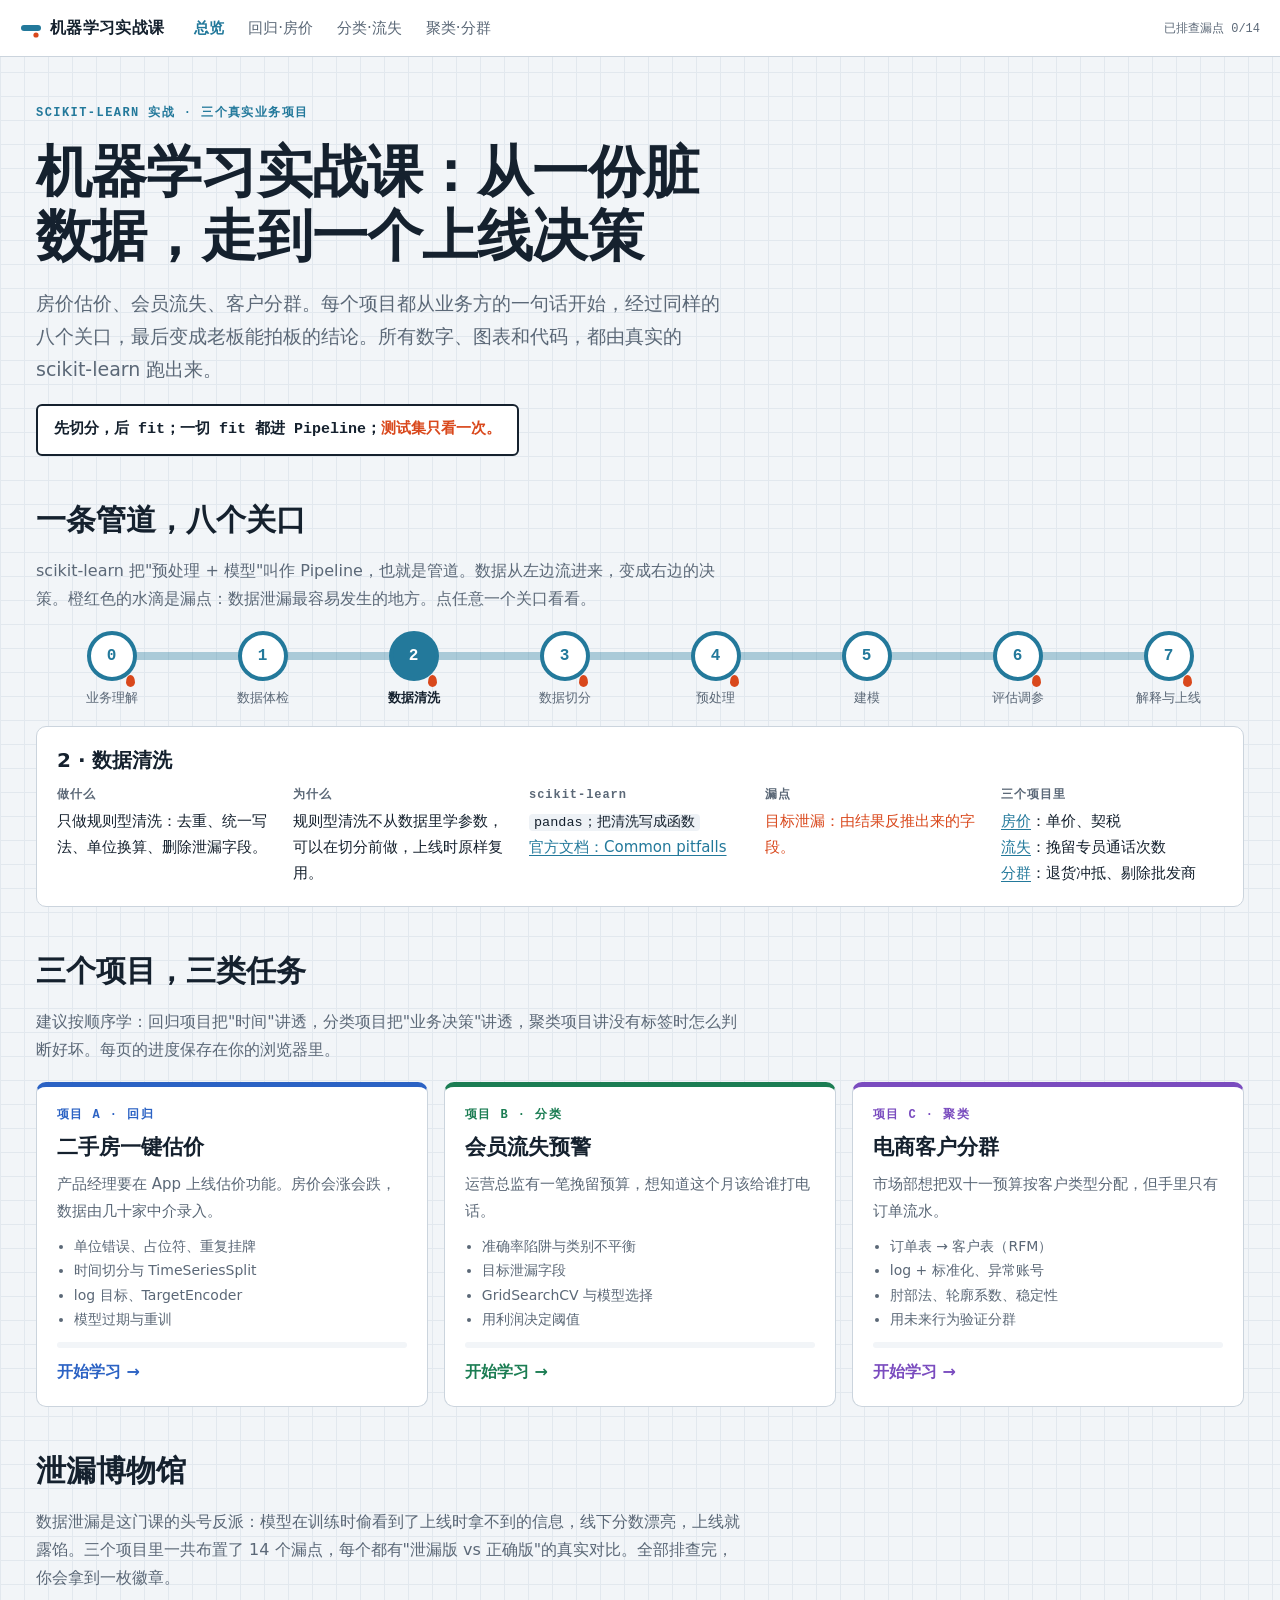
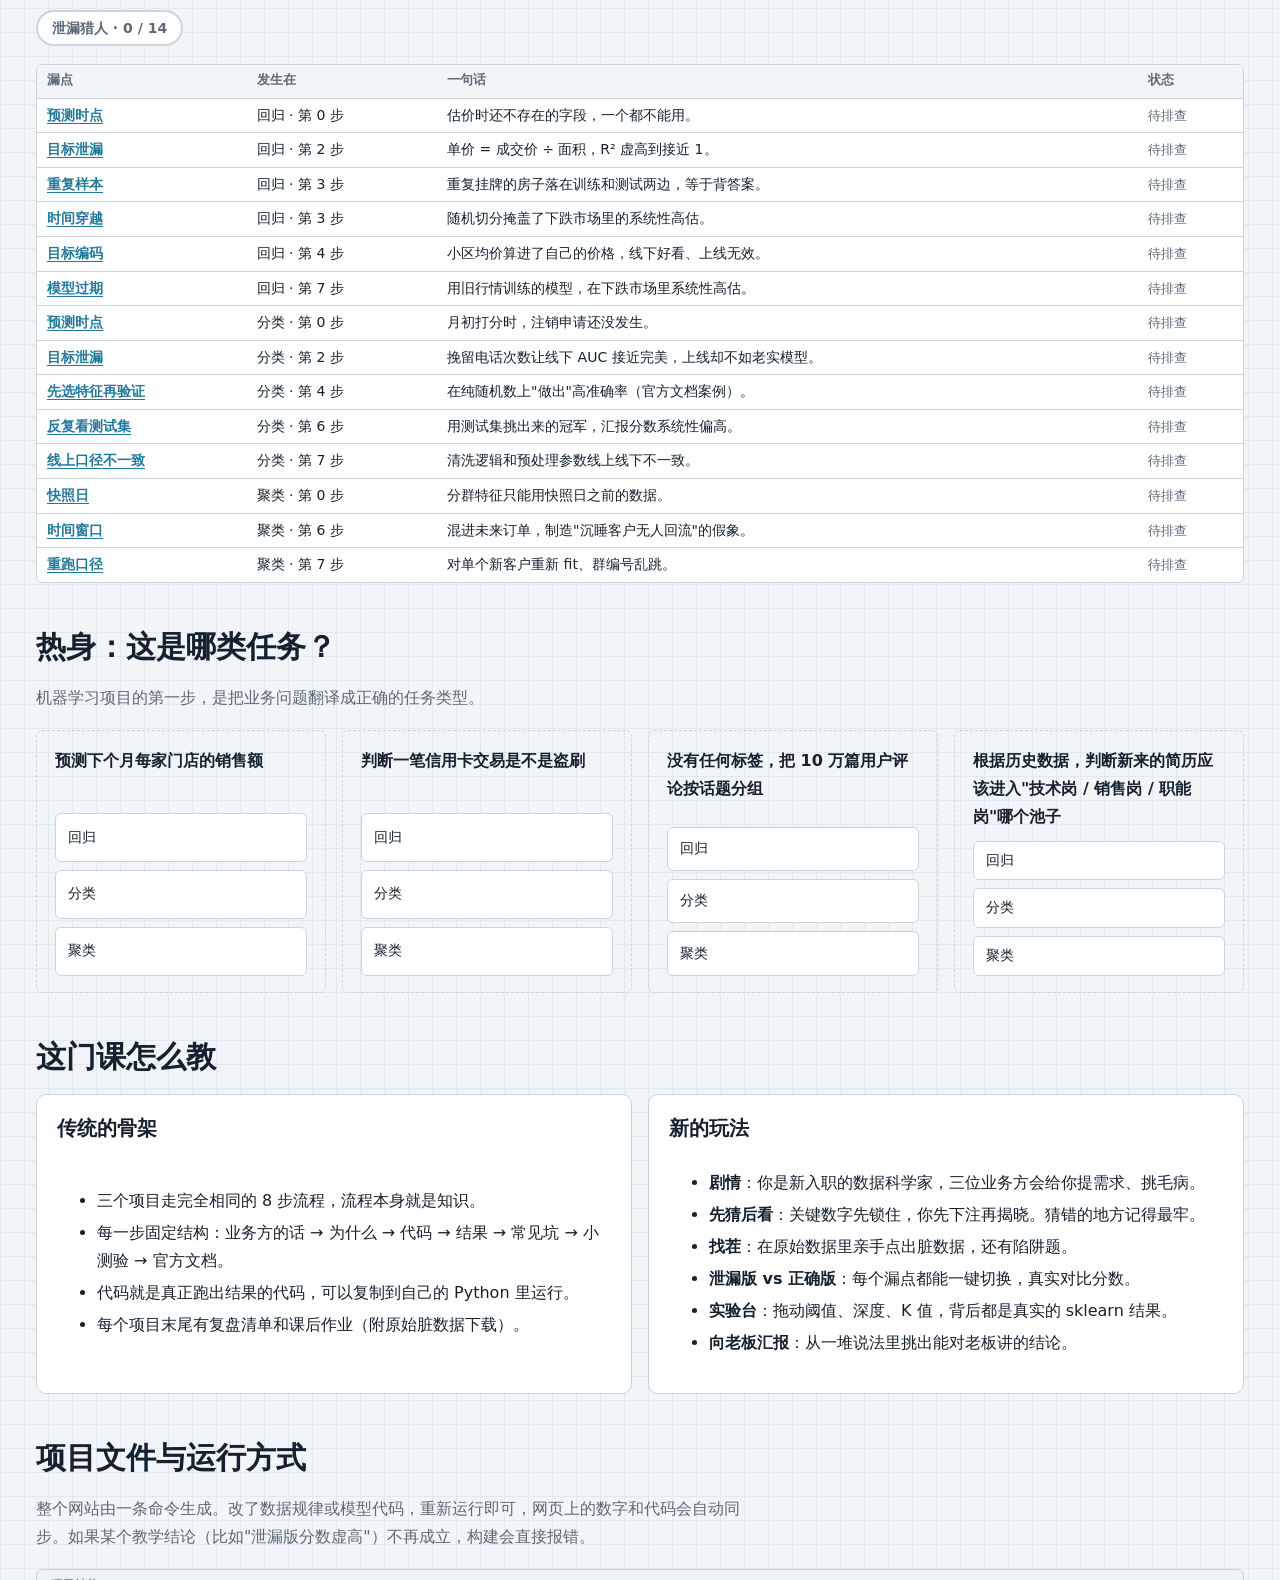
<file: index.html>
<!doctype html>
<html lang="zh-CN">
<head>
<meta charset="utf-8">
<title>机器学习实战课</title>
<meta name="viewport" content="width=device-width, initial-scale=1">
<meta http-equiv="refresh" content="0; url=site/index.html">
</head>
<body><p>正在打开 <a href="site/index.html">机器学习实战课</a>…</p></body>
</html>
</file>
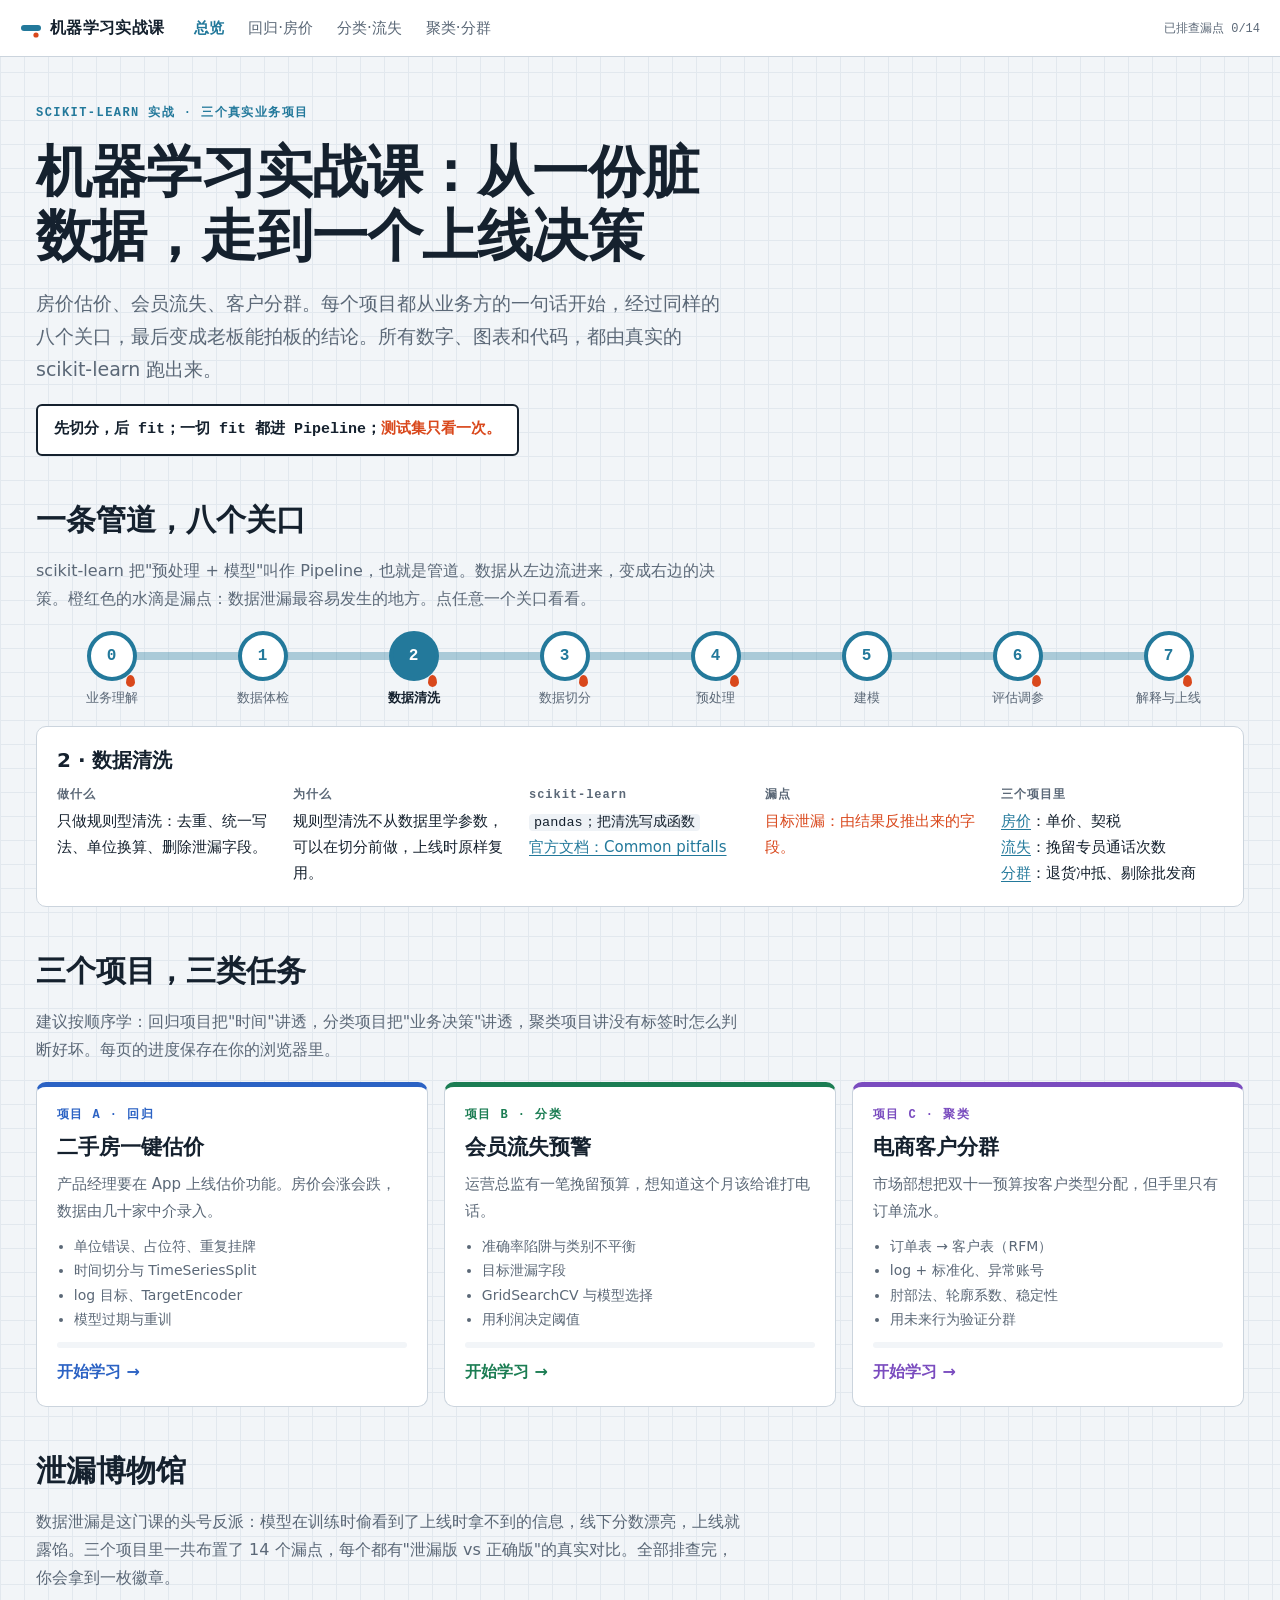
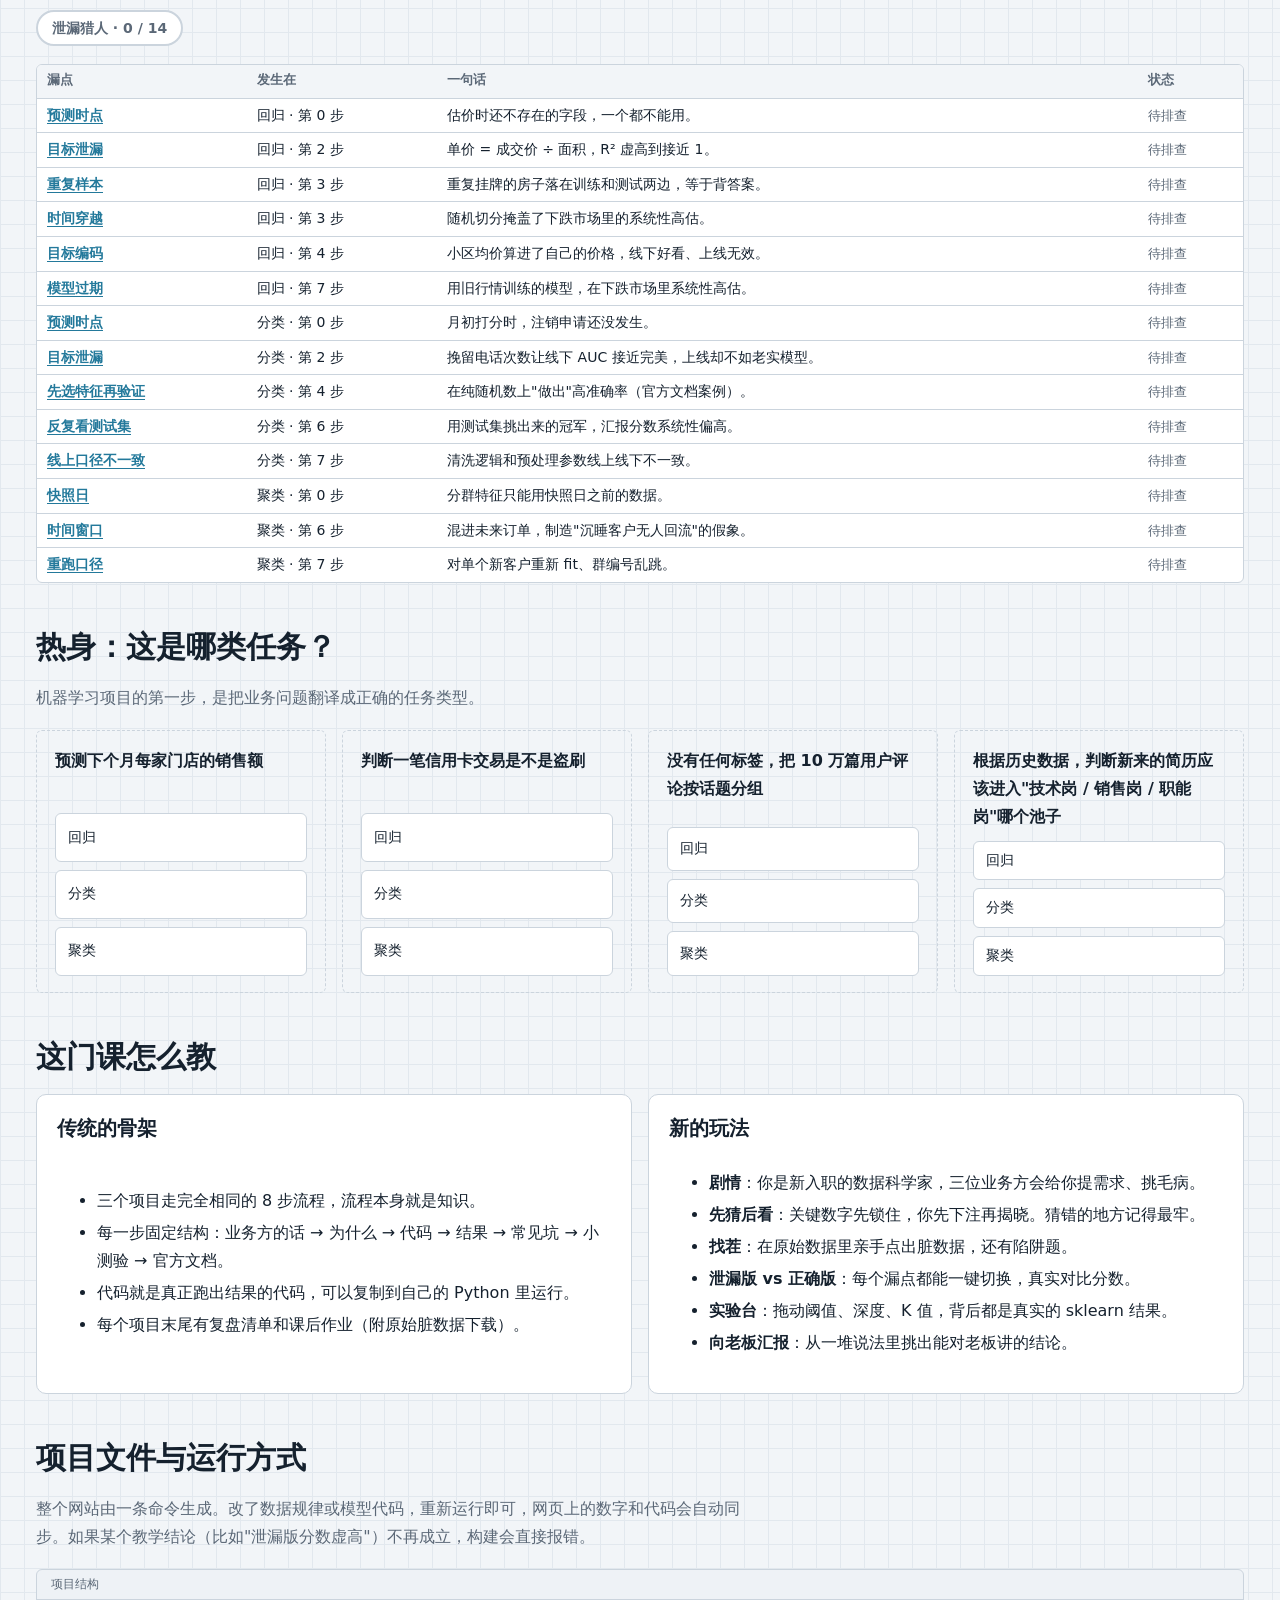
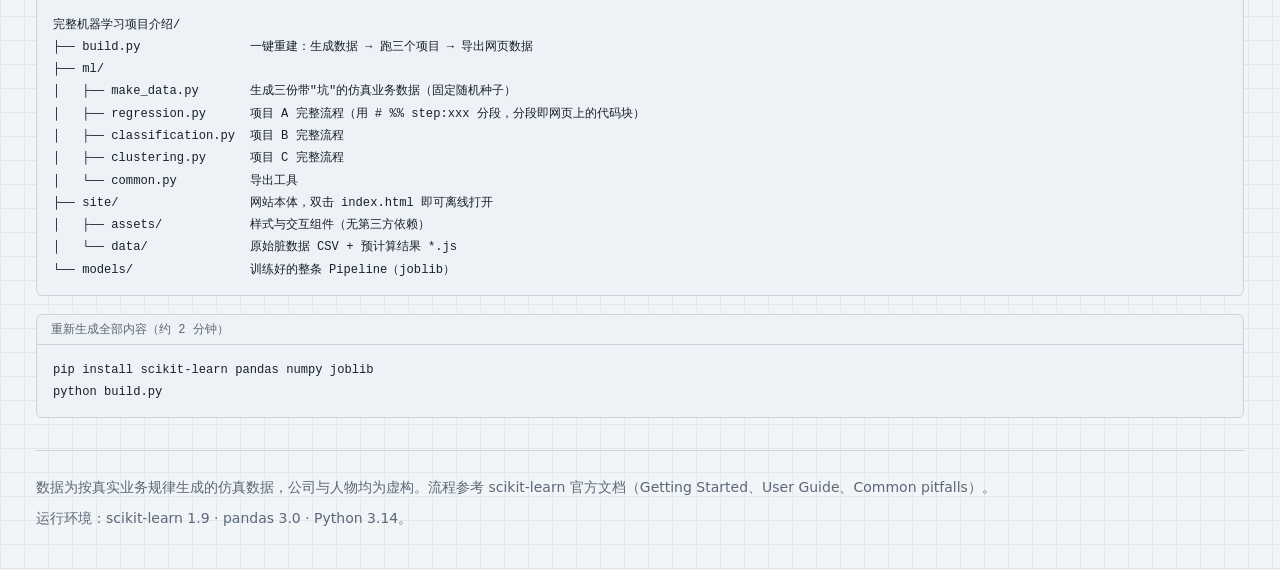
<file: site/index.html>
<!doctype html>
<html lang="zh-CN">
<head>
<meta charset="utf-8">
<title>机器学习实战课</title>
<meta name="viewport" content="width=device-width, initial-scale=1, viewport-fit=cover">
<meta name="claude:viewport-fit-sides" content="cover">
<link rel="stylesheet" href="assets/style.css">
</head>
<body data-page="home">
<header class="top"><div class="top-in">
  <a class="brand" href="index.html"><svg width="22" height="22" viewBox="0 0 22 22" aria-hidden="true"><rect x="1" y="8" width="20" height="6" rx="3" style="fill:var(--pipe)"/><circle cx="16" cy="18" r="2.6" style="fill:var(--leak)"/></svg>机器学习实战课</a>
  <nav><a href="index.html" aria-current="page">总览</a><a href="regression.html">回归·房价</a><a href="classification.html">分类·流失</a><a href="clustering.html">聚类·分群</a></nav>
  <span class="meter" id="badge-mini"></span>
</div></header>

<div class="wrap">
<section class="home-hero">
  <span class="eyebrow">scikit-learn 实战 · 三个真实业务项目</span>
  <h1>机器学习实战课：从一份脏数据，走到一个上线决策</h1>
  <p class="lede">房价估价、会员流失、客户分群。每个项目都从业务方的一句话开始，经过同样的八个关口，最后变成老板能拍板的结论。所有数字、图表和代码，都由真实的 scikit-learn 跑出来。</p>
  <div><span class="motto">先切分，后 fit；一切 fit 都进 Pipeline；<span>测试集只看一次。</span></span></div>
</section>

<section class="home-sec">
  <h2>一条管道，八个关口</h2>
  <p>scikit-learn 把"预处理 + 模型"叫作 Pipeline，也就是管道。数据从左边流进来，变成右边的决策。橙红色的水滴是漏点：数据泄漏最容易发生的地方。点任意一个关口看看。</p>
  <div class="flow" id="flow"></div>
  <div class="flow-detail" id="flow-detail"></div>
</section>

<section class="home-sec">
  <h2>三个项目，三类任务</h2>
  <p>建议按顺序学：回归项目把"时间"讲透，分类项目把"业务决策"讲透，聚类项目讲没有标签时怎么判断好坏。每页的进度保存在你的浏览器里。</p>
  <div class="projects">
    <a class="proj" href="regression.html" style="--pc:var(--reg)">
      <span class="eyebrow">项目 A · 回归</span><h3>二手房一键估价</h3>
      <p>产品经理要在 App 上线估价功能。房价会涨会跌，数据由几十家中介录入。</p>
      <ul><li>单位错误、占位符、重复挂牌</li><li>时间切分与 TimeSeriesSplit</li><li>log 目标、TargetEncoder</li><li>模型过期与重训</li></ul>
      <div class="prog"><i data-prog="reg"></i></div><span class="go" data-prog-text="reg">开始学习 →</span>
    </a>
    <a class="proj" href="classification.html" style="--pc:var(--clf)">
      <span class="eyebrow">项目 B · 分类</span><h3>会员流失预警</h3>
      <p>运营总监有一笔挽留预算，想知道这个月该给谁打电话。</p>
      <ul><li>准确率陷阱与类别不平衡</li><li>目标泄漏字段</li><li>GridSearchCV 与模型选择</li><li>用利润决定阈值</li></ul>
      <div class="prog"><i data-prog="clf"></i></div><span class="go" data-prog-text="clf">开始学习 →</span>
    </a>
    <a class="proj" href="clustering.html" style="--pc:var(--clu)">
      <span class="eyebrow">项目 C · 聚类</span><h3>电商客户分群</h3>
      <p>市场部想把双十一预算按客户类型分配，但手里只有订单流水。</p>
      <ul><li>订单表 → 客户表（RFM）</li><li>log + 标准化、异常账号</li><li>肘部法、轮廓系数、稳定性</li><li>用未来行为验证分群</li></ul>
      <div class="prog"><i data-prog="clu"></i></div><span class="go" data-prog-text="clu">开始学习 →</span>
    </a>
  </div>
</section>

<section class="home-sec museum">
  <h2>泄漏博物馆</h2>
  <p>数据泄漏是这门课的头号反派：模型在训练时偷看到了上线时拿不到的信息，线下分数漂亮，上线就露馅。三个项目里一共布置了 14 个漏点，每个都有"泄漏版 vs 正确版"的真实对比。全部排查完，你会拿到一枚徽章。</p>
  <div><span class="badge off" id="badge">泄漏猎人 · 0 / 14</span></div>
  <div class="tbl"><table>
    <thead><tr><th>漏点</th><th>发生在</th><th>一句话</th><th>状态</th></tr></thead>
    <tbody id="museum"></tbody>
  </table></div>
</section>

<section class="home-sec">
  <h2>热身：这是哪类任务？</h2>
  <p>机器学习项目的第一步，是把业务问题翻译成正确的任务类型。</p>
  <div class="split">
    <div class="quiz" data-answer="0" data-id="home-1"><p class="q">预测下个月每家门店的销售额</p><div class="opts"><button>回归</button><button>分类</button><button>聚类</button></div><p class="explain">要预测的是一个连续的数。注意它和房价一样有时间顺序，要按时间切分。</p></div>
    <div class="quiz" data-answer="1" data-id="home-2"><p class="q">判断一笔信用卡交易是不是盗刷</p><div class="opts"><button>回归</button><button>分类</button><button>聚类</button></div><p class="explain">二分类，而且盗刷极少，类别严重不平衡，准确率陷阱比流失项目更严重。</p></div>
    <div class="quiz" data-answer="2" data-id="home-3"><p class="q">没有任何标签，把 10 万篇用户评论按话题分组</p><div class="opts"><button>回归</button><button>分类</button><button>聚类</button></div><p class="explain">没有标签、要找出"自然的分组"，就是聚类。</p></div>
    <div class="quiz" data-answer="1" data-id="home-4"><p class="q">根据历史数据，判断新来的简历应该进入"技术岗 / 销售岗 / 职能岗"哪个池子</p><div class="opts"><button>回归</button><button>分类</button><button>聚类</button></div><p class="explain">有历史标签的多分类。另外要警惕：历史数据里的偏见会被模型学走。</p></div>
  </div>
</section>

<section class="home-sec">
  <h2>这门课怎么教</h2>
  <div class="split">
    <div class="flow-detail"><h3>传统的骨架</h3><ul class="prose">
      <li>三个项目走完全相同的 8 步流程，流程本身就是知识。</li>
      <li>每一步固定结构：业务方的话 → 为什么 → 代码 → 结果 → 常见坑 → 小测验 → 官方文档。</li>
      <li>代码就是真正跑出结果的代码，可以复制到自己的 Python 里运行。</li>
      <li>每个项目末尾有复盘清单和课后作业（附原始脏数据下载）。</li>
    </ul></div>
    <div class="flow-detail"><h3>新的玩法</h3><ul class="prose">
      <li><b>剧情</b>：你是新入职的数据科学家，三位业务方会给你提需求、挑毛病。</li>
      <li><b>先猜后看</b>：关键数字先锁住，你先下注再揭晓。猜错的地方记得最牢。</li>
      <li><b>找茬</b>：在原始数据里亲手点出脏数据，还有陷阱题。</li>
      <li><b>泄漏版 vs 正确版</b>：每个漏点都能一键切换，真实对比分数。</li>
      <li><b>实验台</b>：拖动阈值、深度、K 值，背后都是真实的 sklearn 结果。</li>
      <li><b>向老板汇报</b>：从一堆说法里挑出能对老板讲的结论。</li>
    </ul></div>
  </div>
</section>

<section class="home-sec">
  <h2>项目文件与运行方式</h2>
  <p>整个网站由一条命令生成。改了数据规律或模型代码，重新运行即可，网页上的数字和代码会自动同步。如果某个教学结论（比如"泄漏版分数虚高"）不再成立，构建会直接报错。</p>
  <div class="code"><div class="code-bar"><span>项目结构</span></div><pre><code>完整机器学习项目介绍/
├── build.py               一键重建：生成数据 → 跑三个项目 → 导出网页数据
├── ml/
│   ├── make_data.py       生成三份带"坑"的仿真业务数据（固定随机种子）
│   ├── regression.py      项目 A 完整流程（用 # %% step:xxx 分段，分段即网页上的代码块）
│   ├── classification.py  项目 B 完整流程
│   ├── clustering.py      项目 C 完整流程
│   └── common.py          导出工具
├── site/                  网站本体，双击 index.html 即可离线打开
│   ├── assets/            样式与交互组件（无第三方依赖）
│   └── data/              原始脏数据 CSV + 预计算结果 *.js
└── models/                训练好的整条 Pipeline（joblib）</code></pre></div>
  <div class="code"><div class="code-bar"><span>重新生成全部内容（约 2 分钟）</span></div><pre><code>pip install scikit-learn pandas numpy joblib
python build.py</code></pre></div>
</section>

<footer class="foot">
  <span>数据为按真实业务规律生成的仿真数据，公司与人物均为虚构。流程参考 scikit-learn 官方文档（Getting Started、User Guide、Common pitfalls）。</span>
  <span>运行环境：scikit-learn 1.9 · pandas 3.0 · Python 3.14。</span>
</footer>
</div>

<script src="assets/app.js"></script>
<script>
(() => {
  const { $, $$, esc, store, leaks } = ML;
  const SK = 'https://scikit-learn.org/stable/';
  const STEPS = [
    { n: '业务理解', what: '把业务问题翻译成任务类型、评估指标和基线；确定"预测时点"。', why: '解错题比解不好题更致命。业务方说的"准确率"往往不是他真正关心的东西。', api: '—', doc: ['选择估计器', 'machine_learning_map.html'], leak: '预测时点：哪些信息在预测那一刻还不存在？', proj: ['房价：估价发生在成交前', '流失：月初打分，用利润定阈值', '分群：快照日 + 可执行的策略数'] },
    { n: '数据体检', what: '看类型、分布、缺失、取值写法和时间范围。', why: '每个异常都对应下一步的一条清洗规则。', api: 'pandas：dtypes / describe / value_counts', doc: ['Getting Started', 'getting_started.html'], leak: '', proj: ['面积 9999、建成年份 0', '金额被读成字符串', '数据里有"未来"订单'] },
    { n: '数据清洗', what: '只做规则型清洗：去重、统一写法、单位换算、删除泄漏字段。', why: '规则型清洗不从数据里学参数，可以在切分前做，上线时原样复用。', api: 'pandas；把清洗写成函数', doc: ['Common pitfalls', 'common_pitfalls.html'], leak: '目标泄漏：由结果反推出来的字段。', proj: ['单价、契税', '挽留专员通话次数', '退货冲抵、剔除批发商'] },
    { n: '数据切分', what: '尽早切出测试集并封存；按需分层或按时间切分。', why: '测试集扮演"上线后的新数据"，被看过就不再新。', api: 'train_test_split · TimeSeriesSplit', doc: ['交叉验证', 'modules/cross_validation.html'], leak: '重复样本跨集合、随机切分造成时间穿越。', proj: ['按成交日期切分', 'stratify 分层', '快照日之后留作验证'] },
    { n: '预处理', what: '数值填补与缩放、类别编码、目标变换，全部放进 Pipeline。', why: 'Pipeline 保证所有"学习型"处理只在训练数据（或训练折）上 fit。', api: 'ColumnTransformer · Pipeline · SimpleImputer · OneHotEncoder · TargetEncoder', doc: ['Pipeline 与组合', 'modules/compose.html'], leak: '先在全量数据上预处理或选特征，再做验证。', proj: ['log 目标、目标编码', 'SelectKBest 随机数实验', 'log + 标准化'] },
    { n: '建模', what: '先立 Dummy 基线，再从简单模型到复杂模型。', why: '没有基线，任何分数都无法判断好坏；复杂模型不一定更好。', api: 'DummyRegressor / DummyClassifier · Ridge · LogisticRegression · HistGradientBoosting · KMeans', doc: ['Dummy 基线', 'modules/model_evaluation.html#dummy-estimators'], leak: '', proj: ['深度与过拟合', '准确率陷阱', '选 K 与稳定性'] },
    { n: '评估调参', what: '交叉验证比较模型、搜索超参数，最后打开一次测试集。', why: '用交叉验证做决定，测试集的分数才是无偏的。', api: 'cross_validate · GridSearchCV · validation_curve · metrics', doc: ['超参数搜索', 'modules/grid_search.html'], leak: '反复用测试集挑模型，分数系统性虚高。', proj: ['±10% 业务验收', 'AUC、PR 曲线', '用未来复购验证分群'] },
    { n: '解释与上线', what: '解释模型、做业务决策、保存整条 Pipeline、上线监控与重训。', why: '模型不是一次性交付物：成本会变，市场会变。', api: 'permutation_importance · joblib / skops', doc: ['模型持久化', 'model_persistence.html'], leak: '训练与线上口径不一致；模型过期。', proj: ['全量重训、偏差监控', '利润最优阈值', '新客户 predict 归群'] },
  ];
  const flow = $('#flow'), det = $('#flow-detail');
  flow.innerHTML = STEPS.map((s, i) => `<button data-i="${i}"><span class="joint">${i}</span>${s.leak ? '<i class="drip"></i>' : ''}<span>${s.n}</span></button>`).join('');
  const show = i => {
    const s = STEPS[i];
    $$('button', flow).forEach(b => b.classList.toggle('on', +b.dataset.i === i));
    det.innerHTML = `<h3>${i} · ${s.n}</h3><div class="cols">
      <div><b>做什么</b>${esc(s.what)}</div><div><b>为什么</b>${esc(s.why)}</div>
      <div><b>scikit-learn</b><code>${esc(s.api)}</code><br><a href="${SK + s.doc[1]}" target="_blank" rel="noopener">官方文档：${esc(s.doc[0])}</a></div>
      <div><b>漏点</b>${s.leak ? `<span style="color:var(--leak)">${esc(s.leak)}</span>` : '本步没有典型漏点'}</div>
      <div><b>三个项目里</b><a href="regression.html#s${i}">房价</a>：${esc(s.proj[0])}<br><a href="classification.html#s${i}">流失</a>：${esc(s.proj[1])}<br><a href="clustering.html#s${i}">分群</a>：${esc(s.proj[2])}</div></div>`;
  };
  flow.onclick = e => { const b = e.target.closest('button'); if (b) show(+b.dataset.i); };
  show(2);

  const LEAKS = [
    ['reg-time', '预测时点', 'regression.html#s0', '回归 · 第 0 步', '估价时还不存在的字段，一个都不能用。'],
    ['reg-target', '目标泄漏', 'regression.html#s2', '回归 · 第 2 步', '单价 = 成交价 ÷ 面积，R² 虚高到接近 1。'],
    ['reg-dup', '重复样本', 'regression.html#s3', '回归 · 第 3 步', '重复挂牌的房子落在训练和测试两边，等于背答案。'],
    ['reg-split', '时间穿越', 'regression.html#s3', '回归 · 第 3 步', '随机切分掩盖了下跌市场里的系统性高估。'],
    ['reg-te', '目标编码', 'regression.html#s4', '回归 · 第 4 步', '小区均价算进了自己的价格，线下好看、上线无效。'],
    ['reg-decay', '模型过期', 'regression.html#s7', '回归 · 第 7 步', '用旧行情训练的模型，在下跌市场里系统性高估。'],
    ['clf-time', '预测时点', 'classification.html#s0', '分类 · 第 0 步', '月初打分时，注销申请还没发生。'],
    ['clf-target', '目标泄漏', 'classification.html#s2', '分类 · 第 2 步', '挽留电话次数让线下 AUC 接近完美，上线却不如老实模型。'],
    ['clf-noise', '先选特征再验证', 'classification.html#s4', '分类 · 第 4 步', '在纯随机数上"做出"高准确率（官方文档案例）。'],
    ['clf-test', '反复看测试集', 'classification.html#s6', '分类 · 第 6 步', '用测试集挑出来的冠军，汇报分数系统性偏高。'],
    ['clf-serving', '线上口径不一致', 'classification.html#s7', '分类 · 第 7 步', '清洗逻辑和预处理参数线上线下不一致。'],
    ['clu-snapshot', '快照日', 'clustering.html#s0', '聚类 · 第 0 步', '分群特征只能用快照日之前的数据。'],
    ['clu-window', '时间窗口', 'clustering.html#s6', '聚类 · 第 6 步', '混进未来订单，制造"沉睡客户无人回流"的假象。'],
    ['clu-serving', '重跑口径', 'clustering.html#s7', '聚类 · 第 7 步', '对单个新客户重新 fit、群编号乱跳。'],
  ];
  $('#museum').innerHTML = LEAKS.map(([id, name, href, where, line]) => `<tr><td><a href="${href}">${esc(name)}</a></td><td>${esc(where)}</td><td>${esc(line)}</td><td>${leaks[id] ? '<span class="verdict good">已排查</span>' : '<span class="hint">待排查</span>'}</td></tr>`).join('');
  const seen = LEAKS.filter(l => leaks[l[0]]).length;
  $('#badge').textContent = `泄漏猎人 · ${seen} / ${LEAKS.length}`;
  $('#badge').classList.toggle('off', seen < LEAKS.length);
  $('#badge-mini').textContent = `已排查漏点 ${seen}/${LEAKS.length}`;

  ['reg', 'clf', 'clu'].forEach(p => {
    const g = store.get(p, { quiz: {} }), done = Object.keys(g.quiz || {}).length, total = g.total || 0;
    if (total) {
      $(`[data-prog="${p}"]`).style.width = `${Math.min(100, (done / total) * 100)}%`;
      $(`[data-prog-text="${p}"]`).textContent = done >= total ? '已完成，再看一遍 →' : `已完成 ${done} / ${total} 个测验，继续 →`;
    }
  });

  ML.init();
})();
</script>
</body>
</html>
</file>
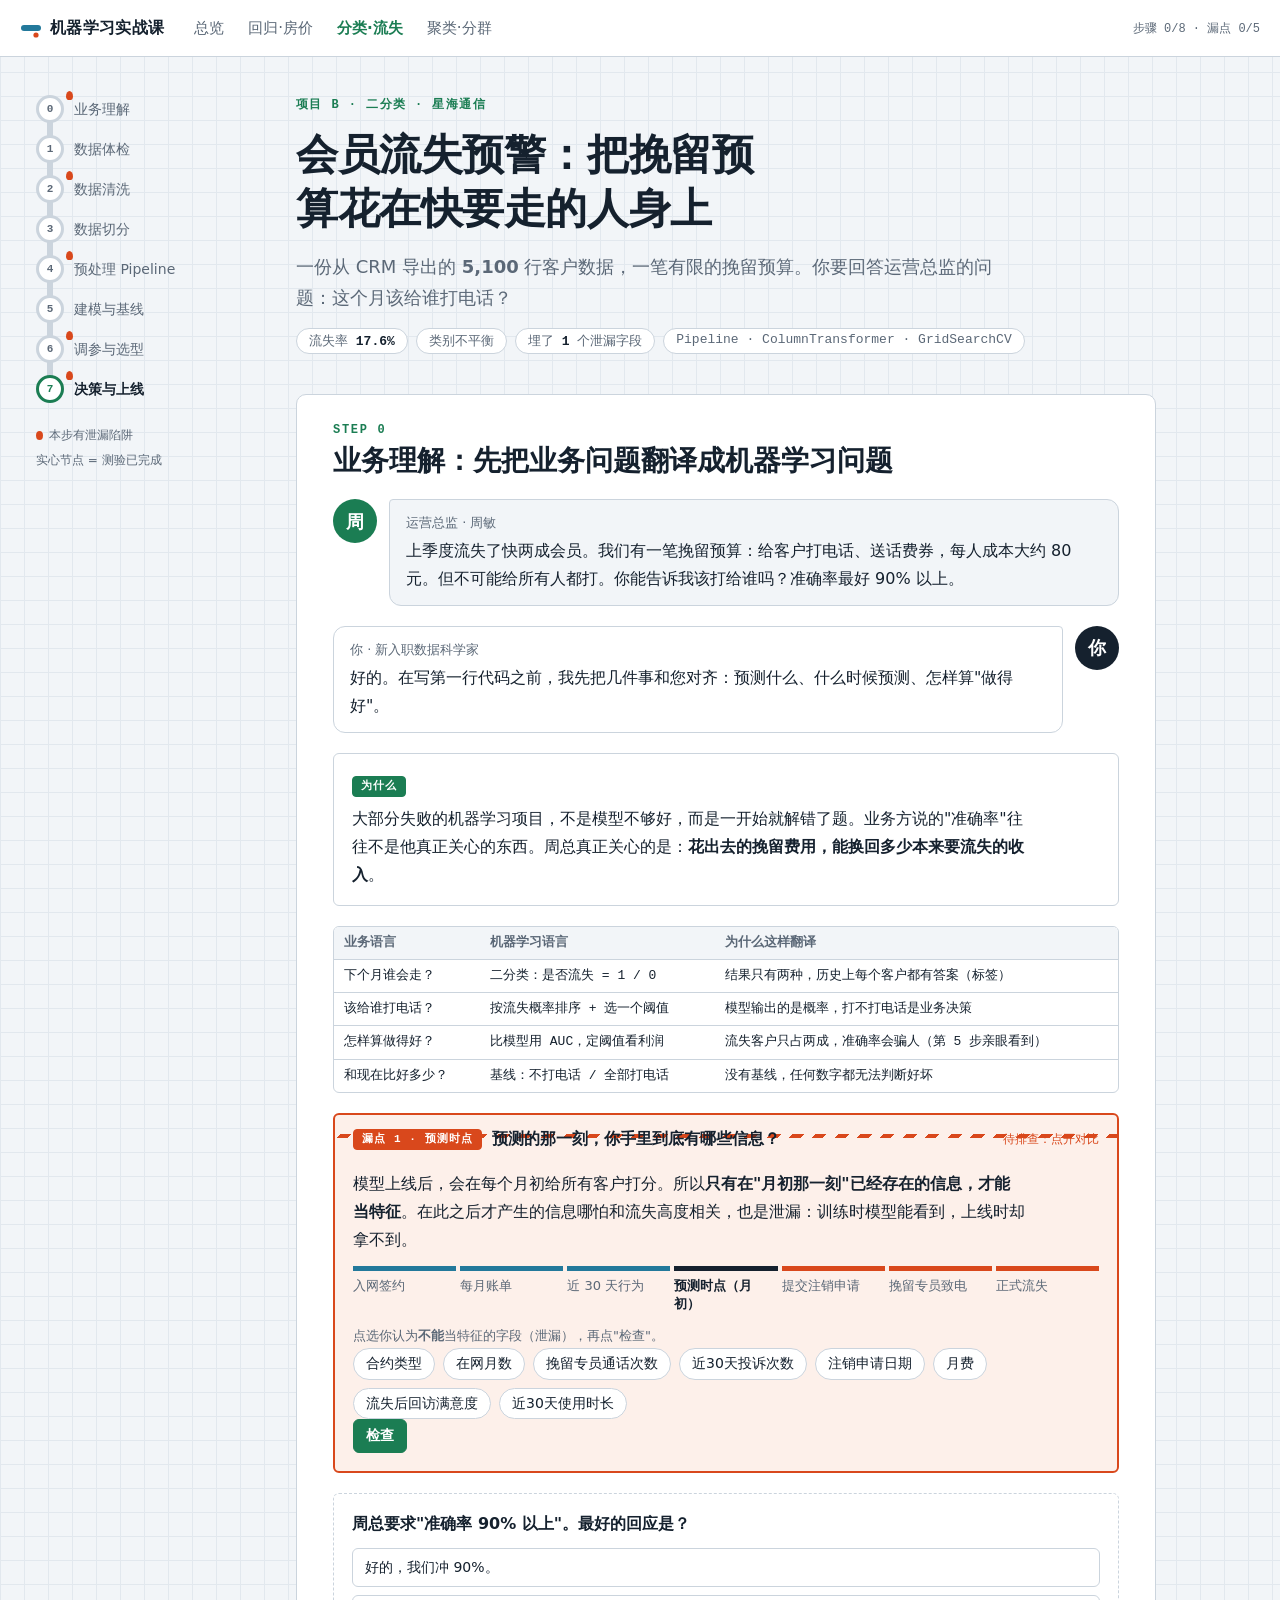
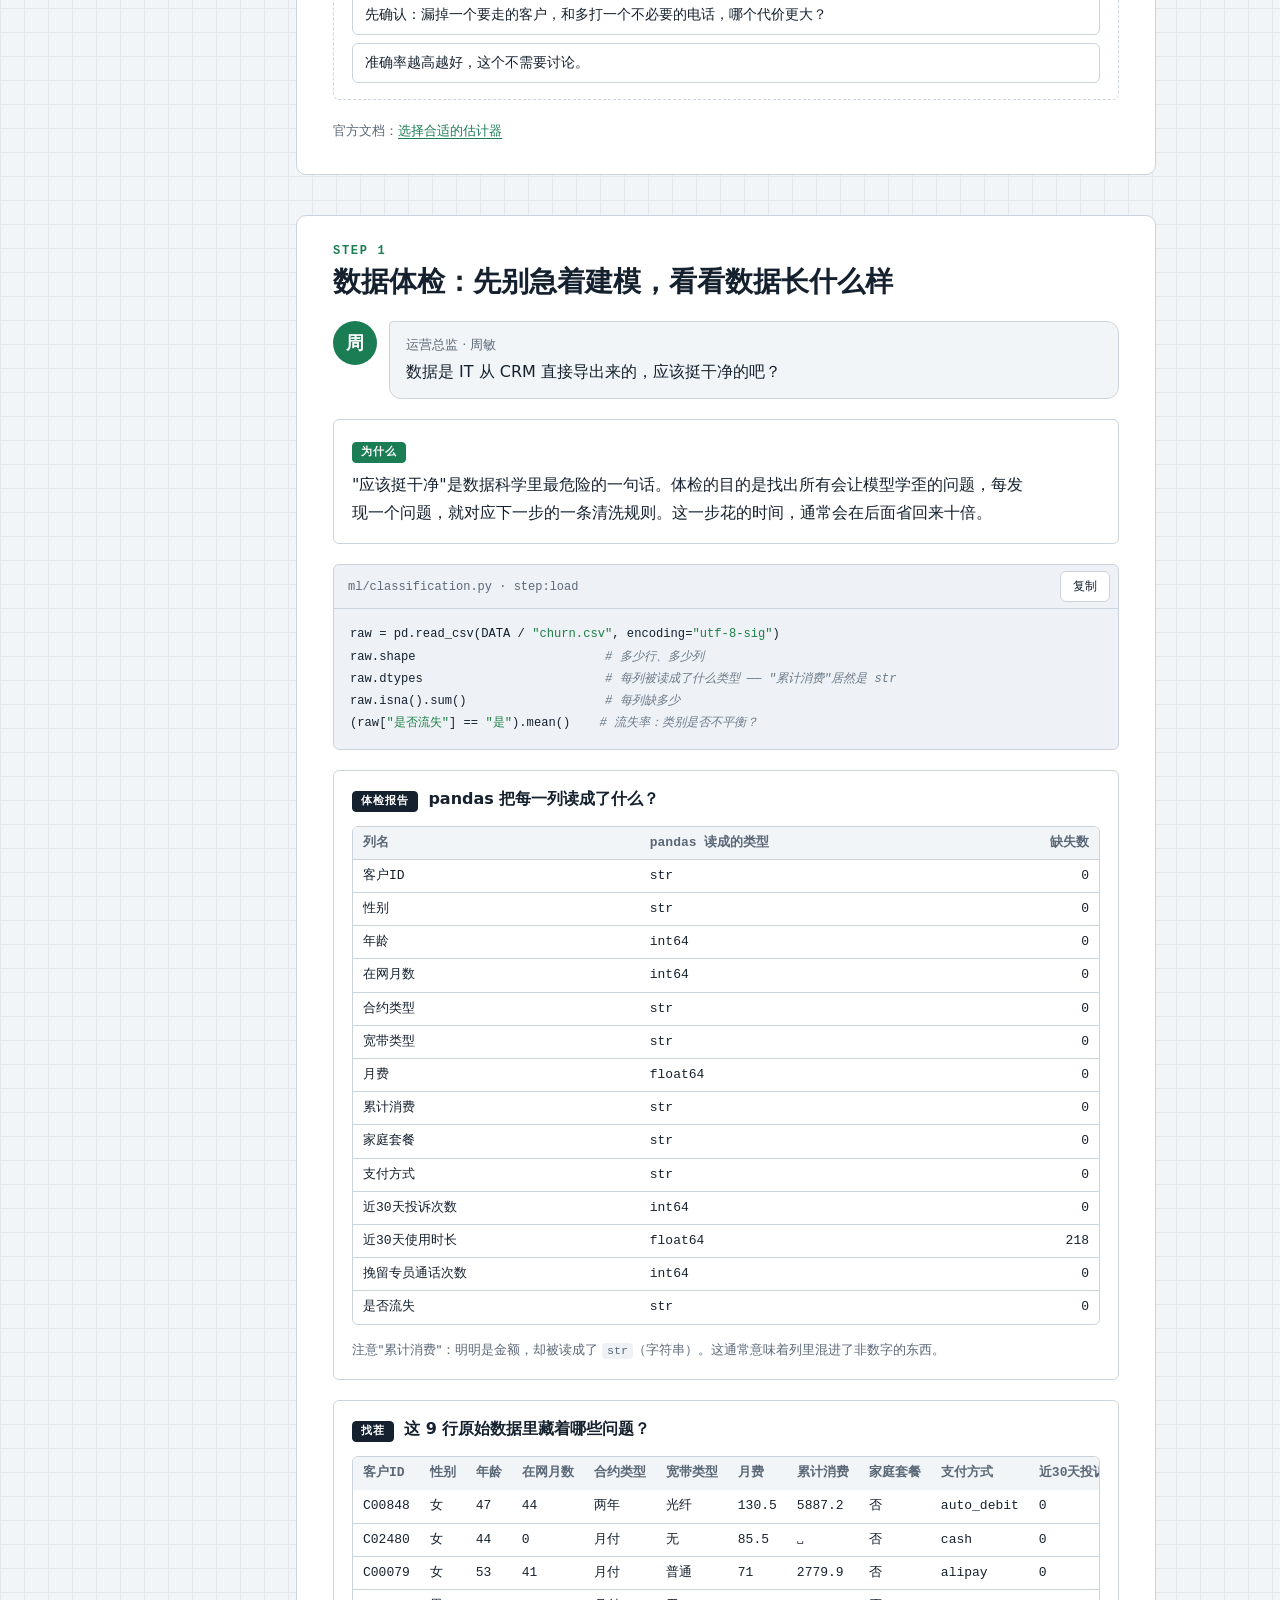
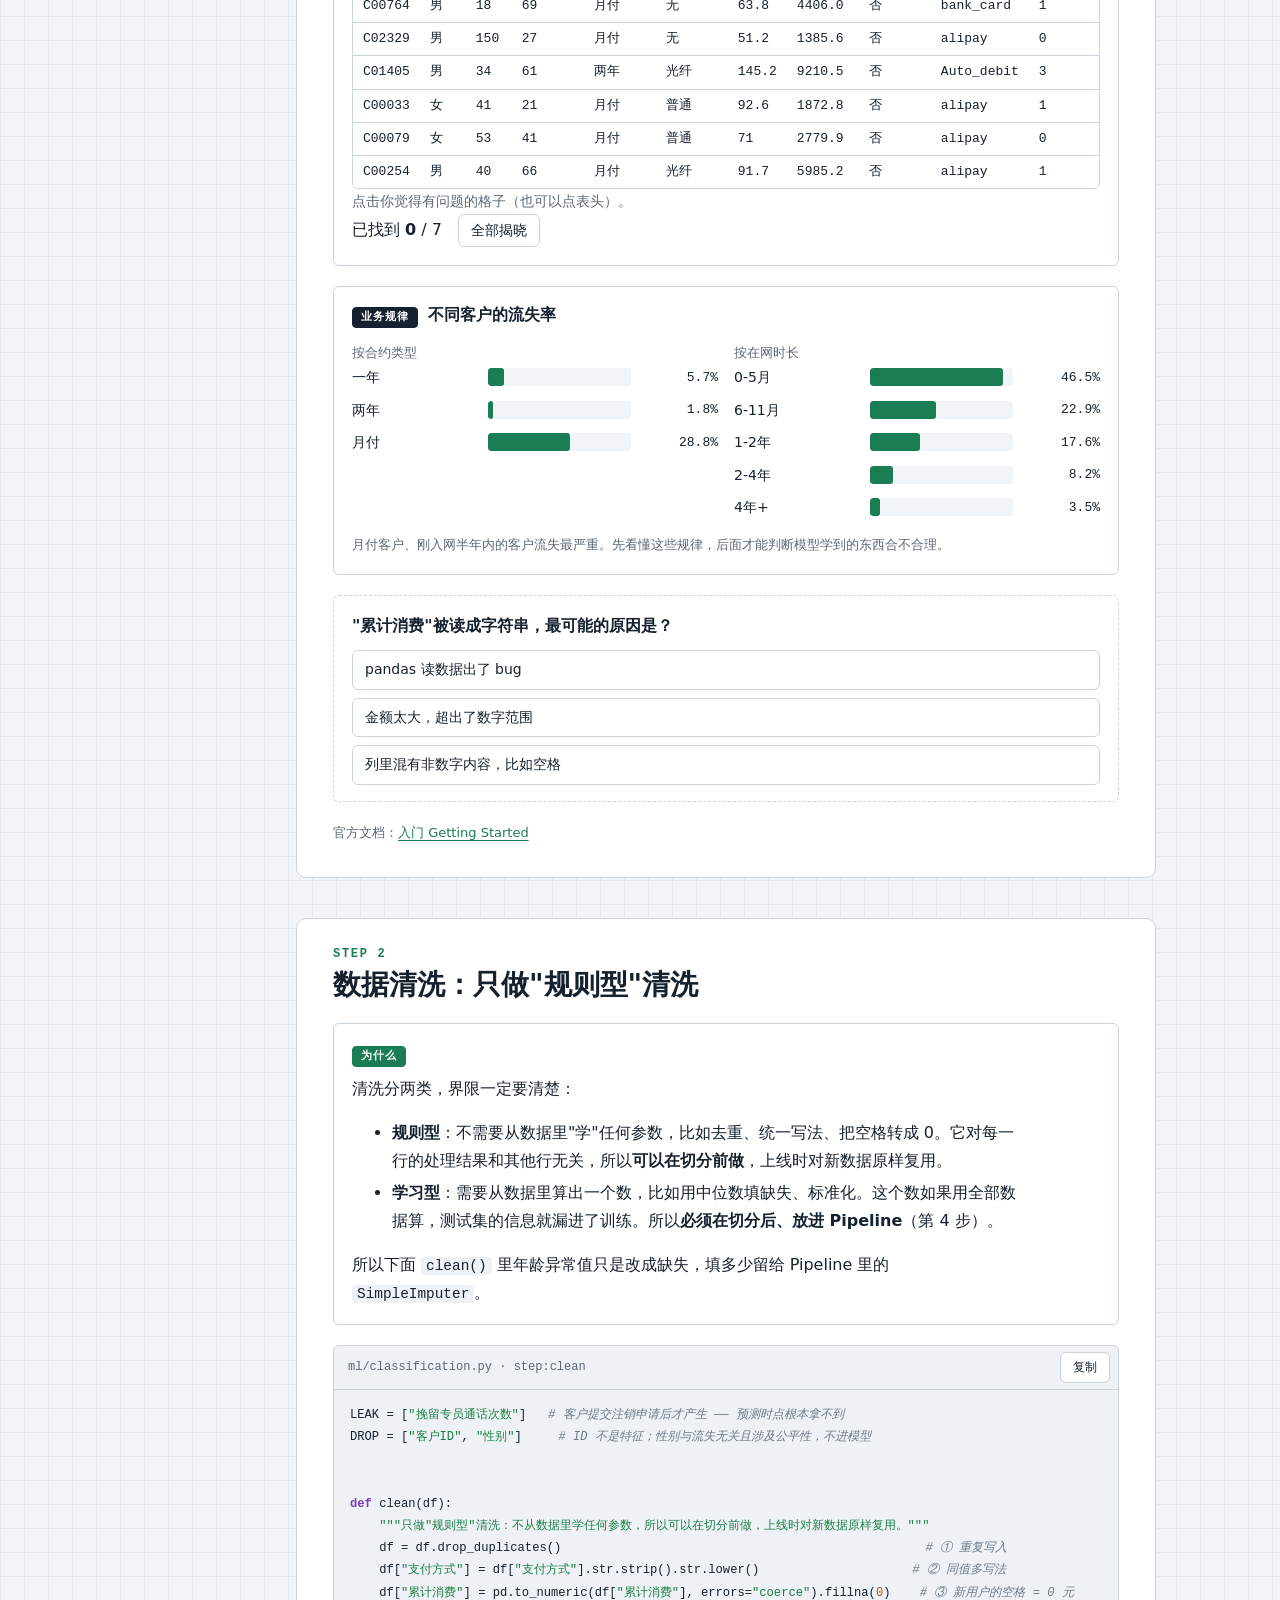
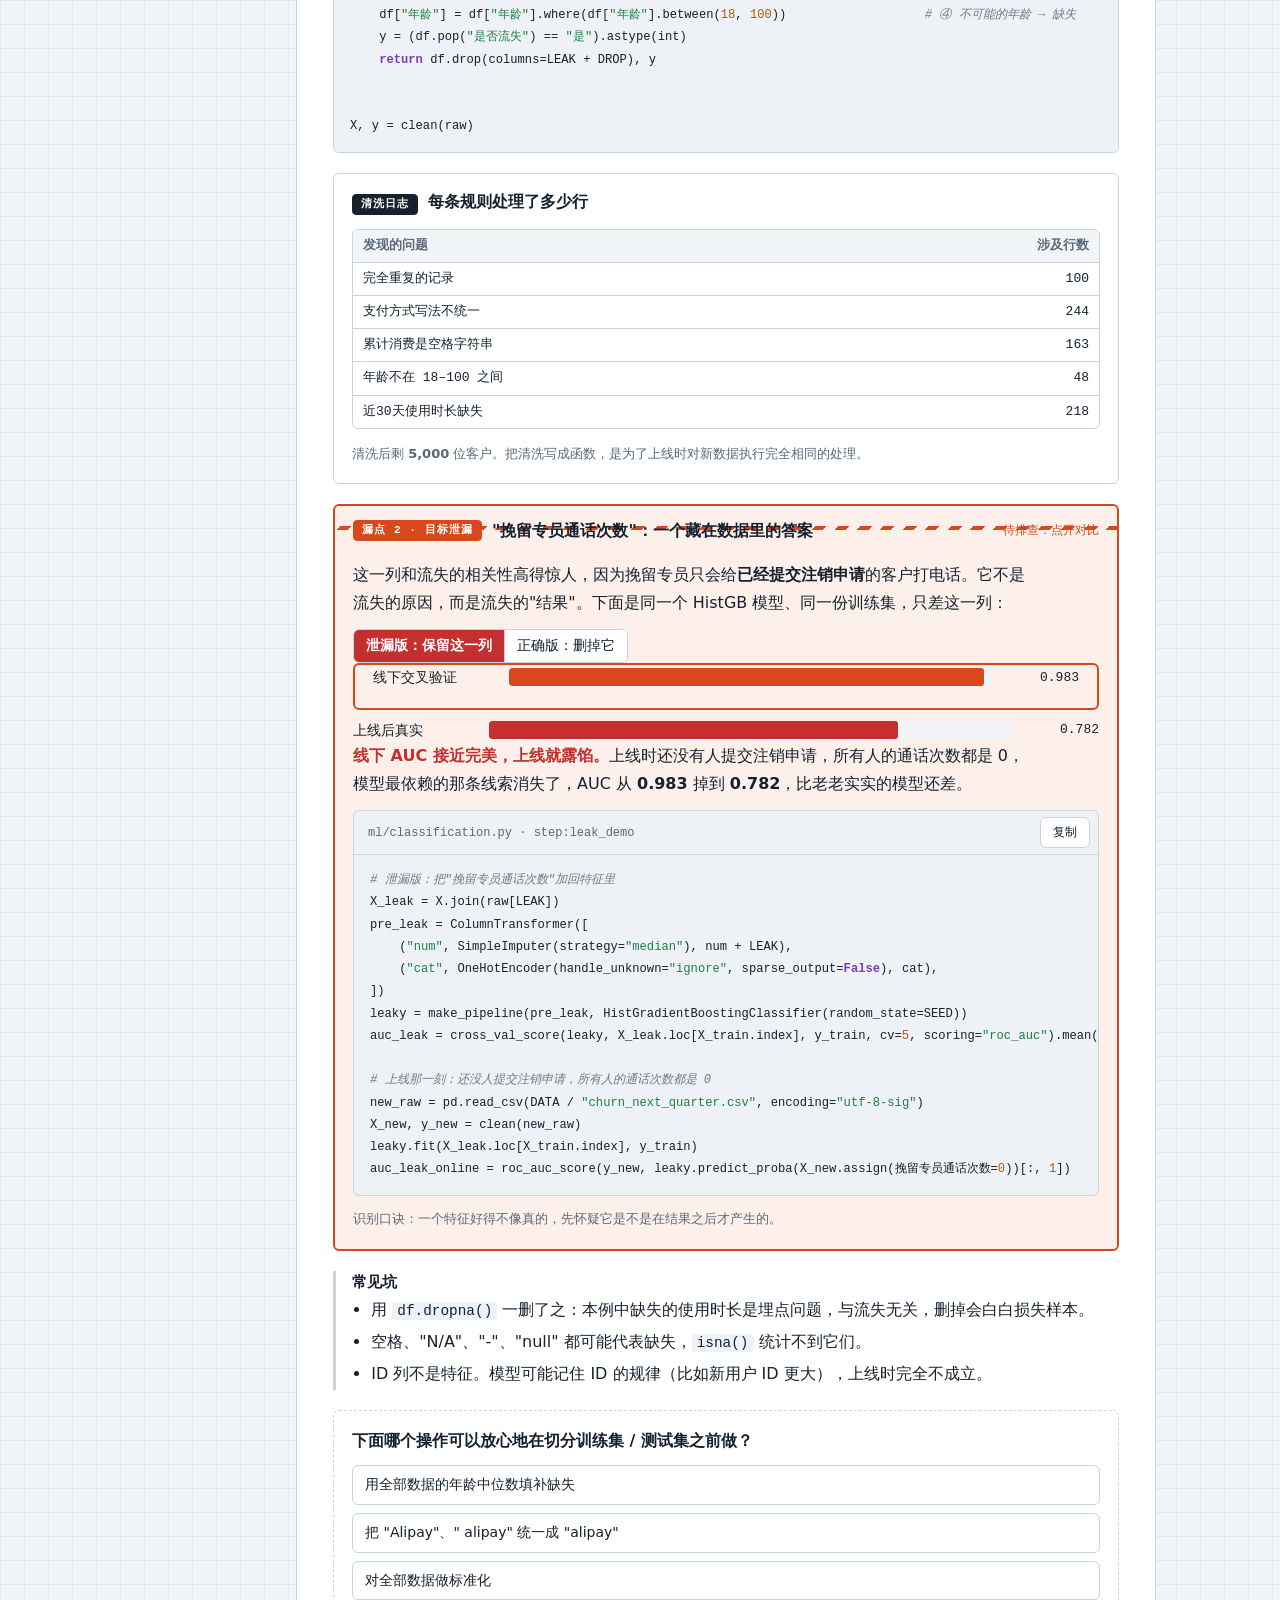
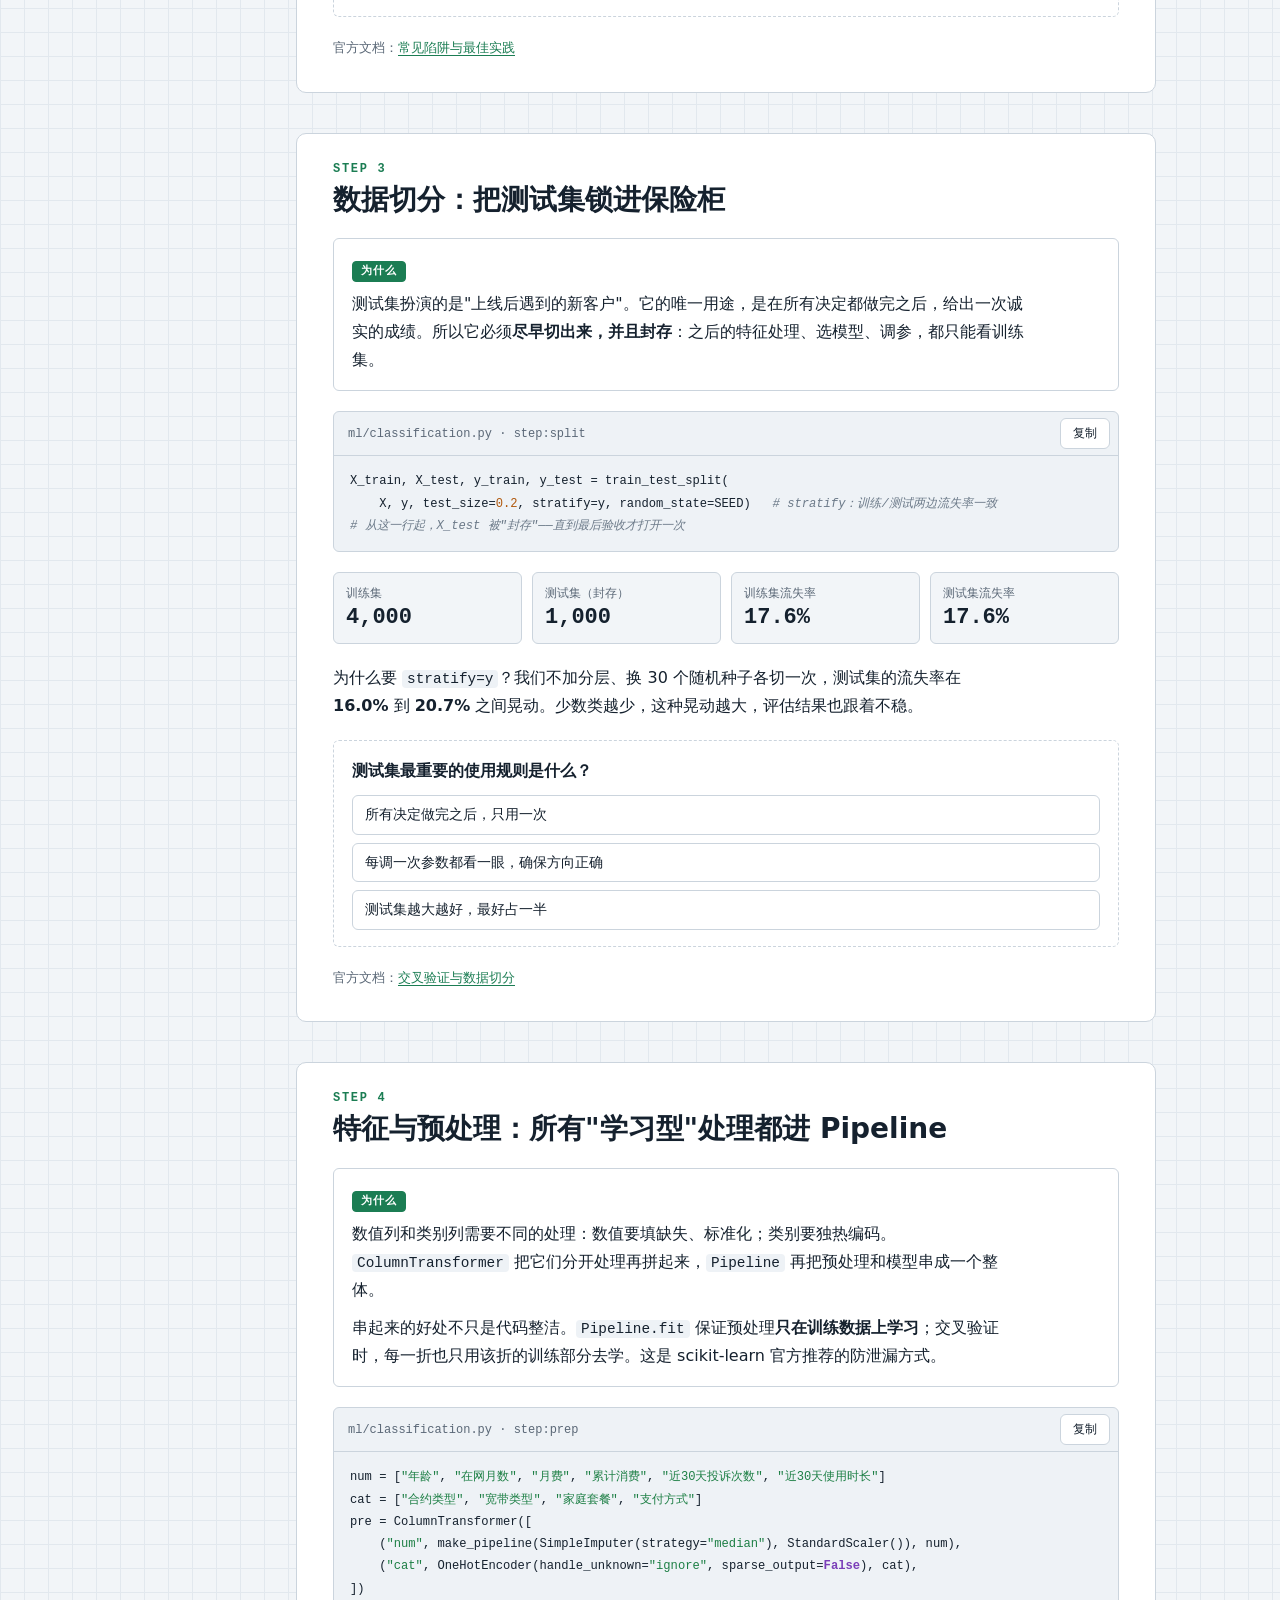
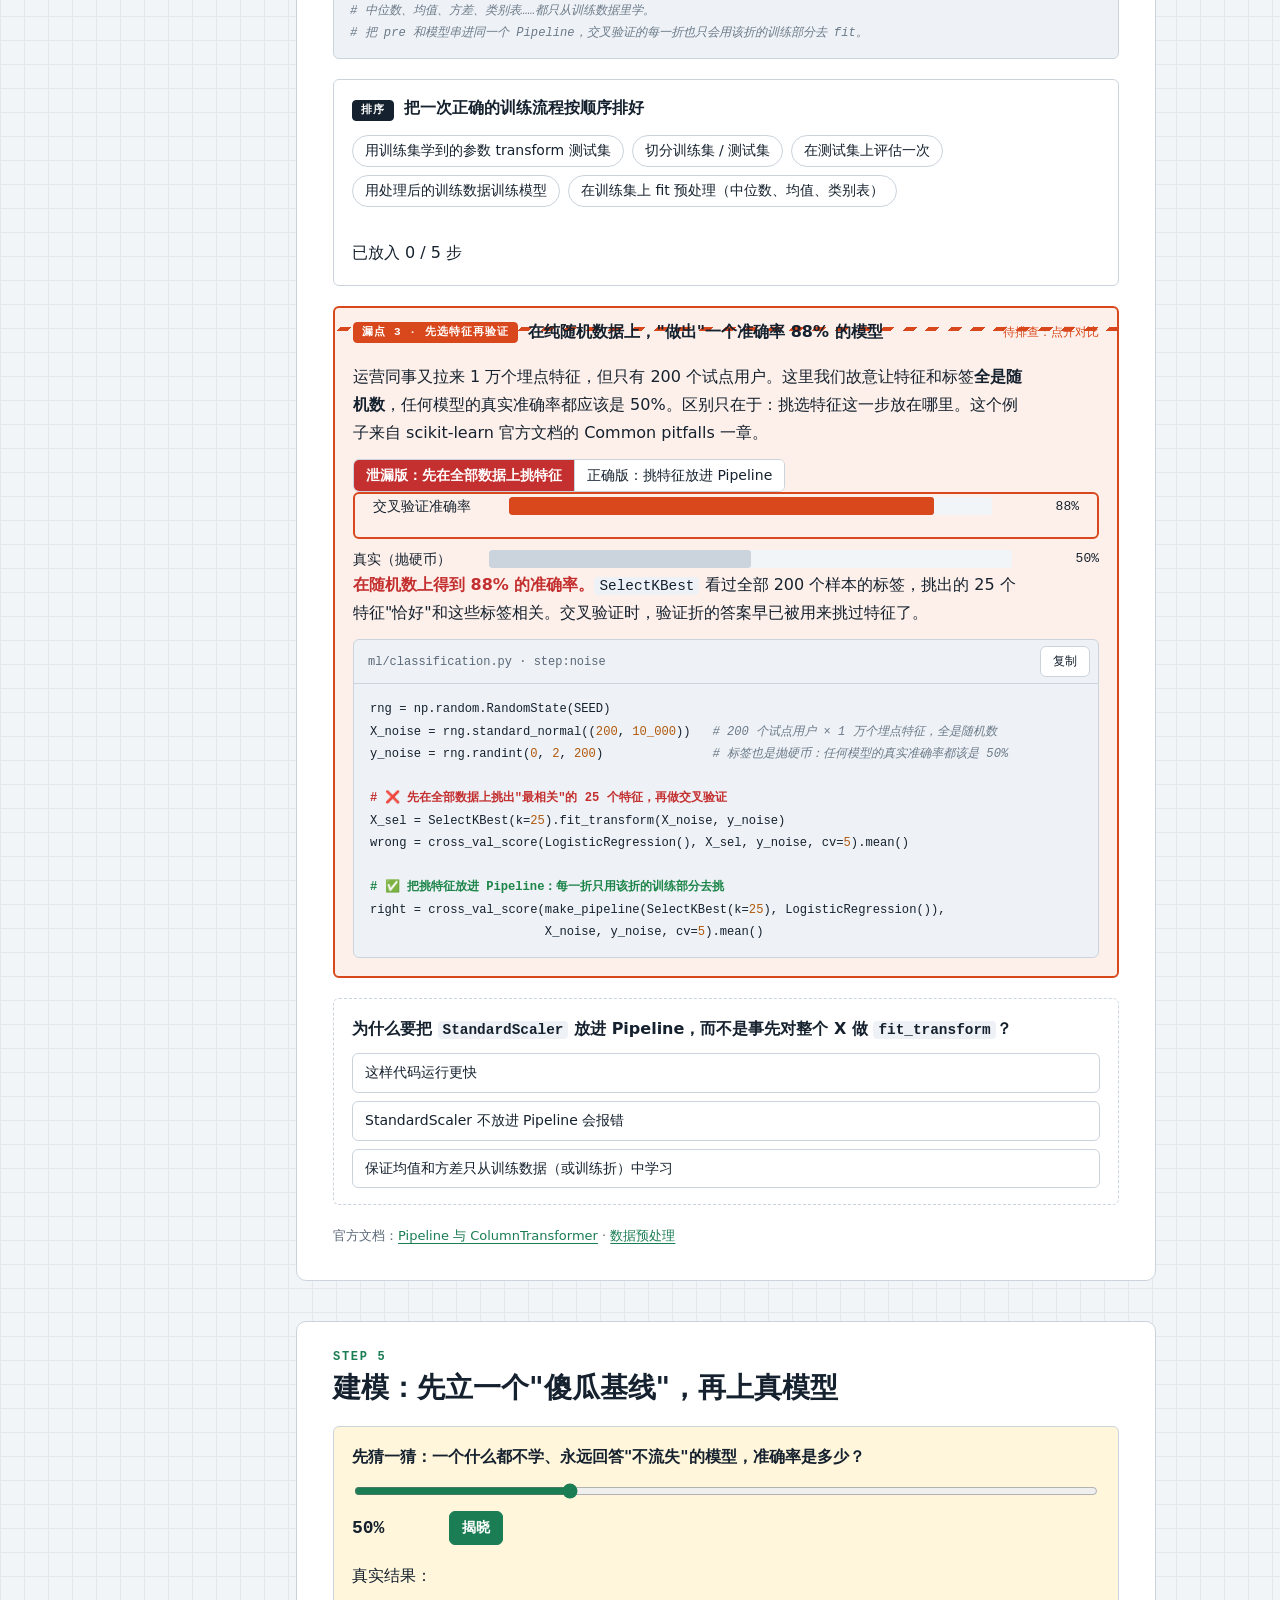
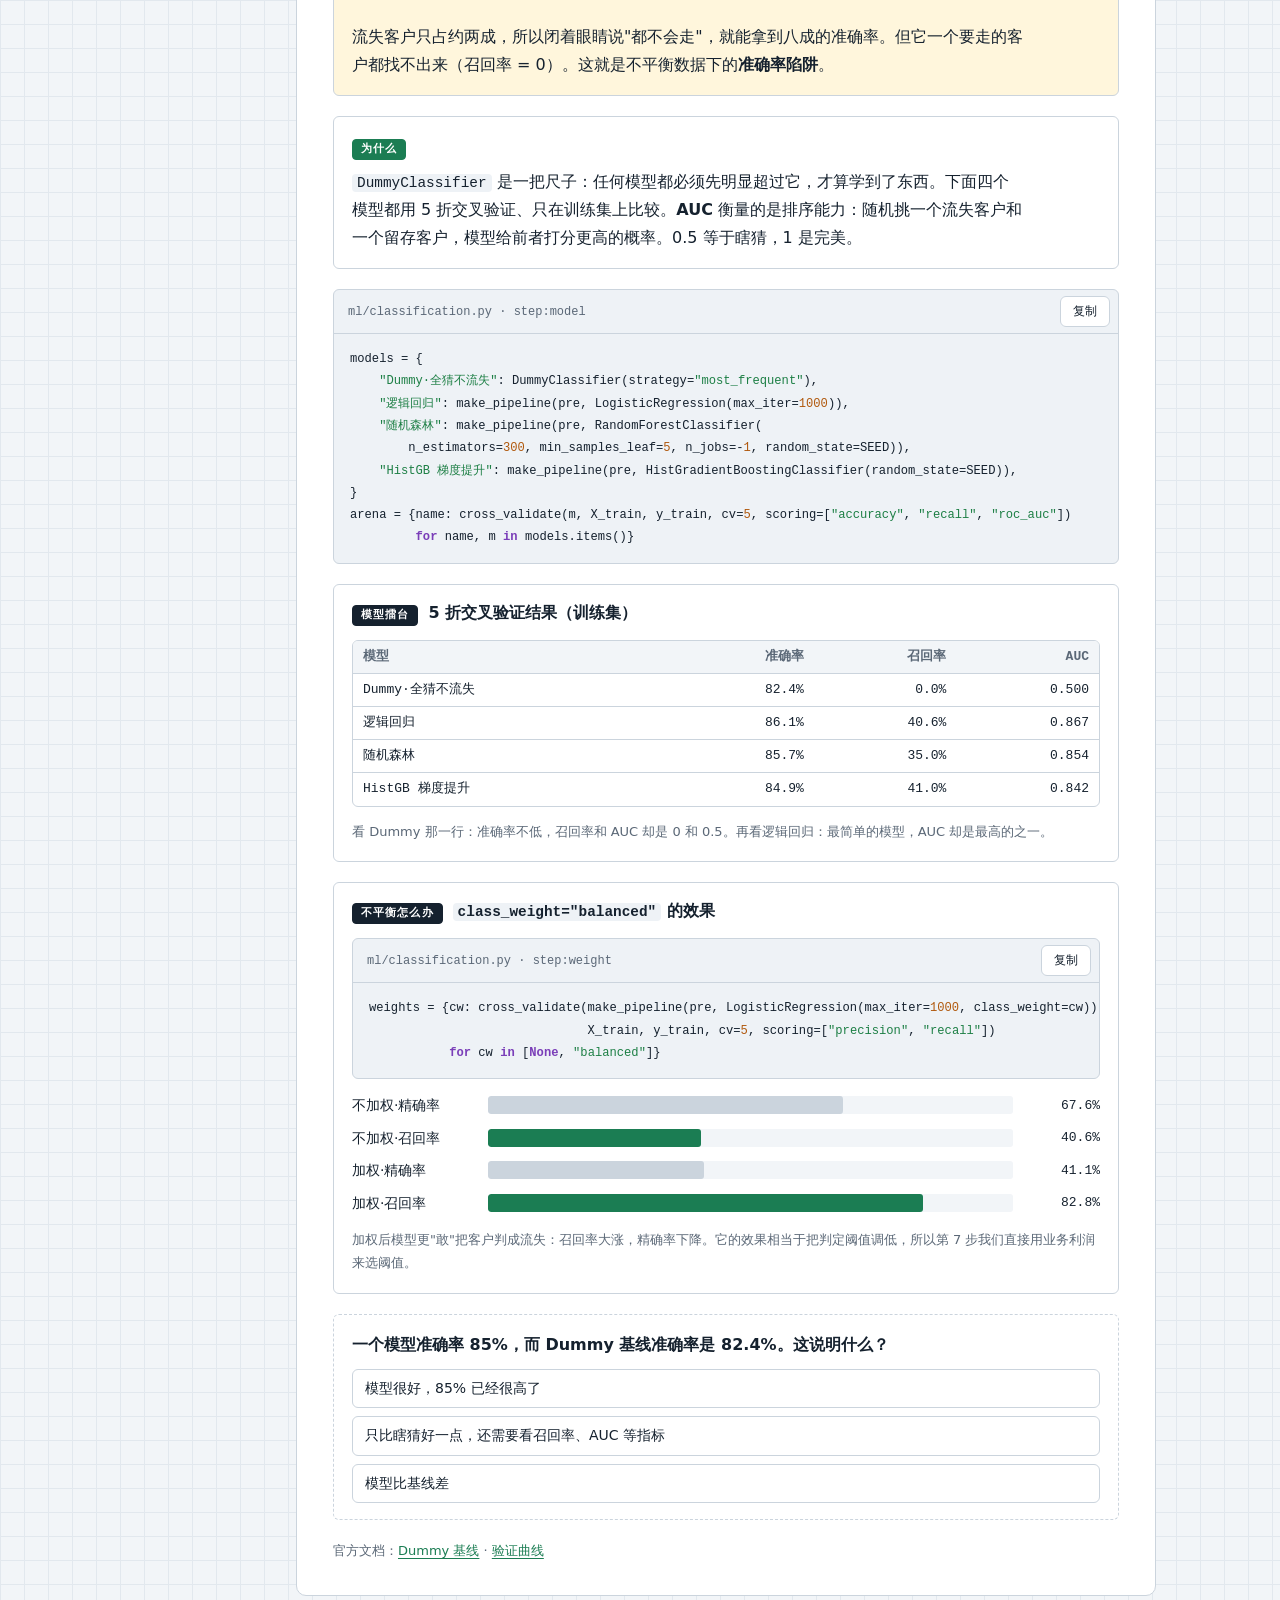
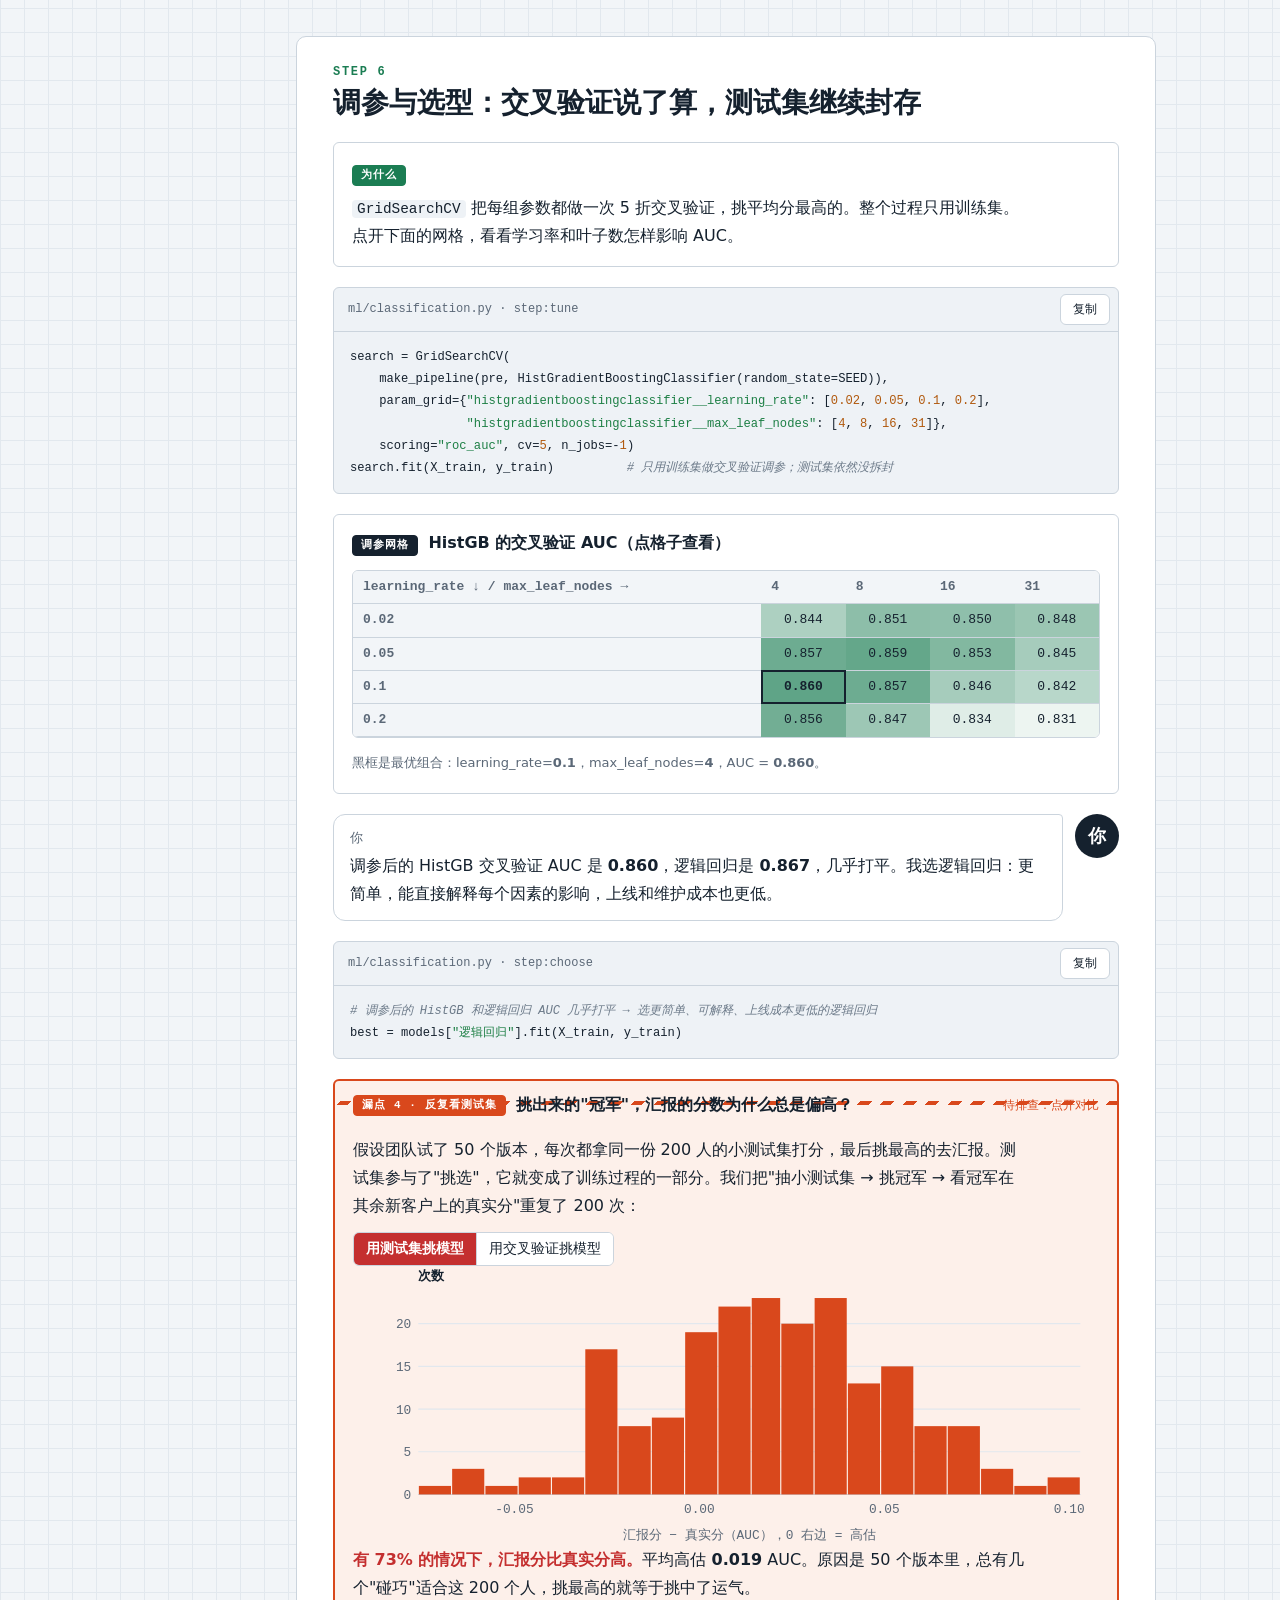
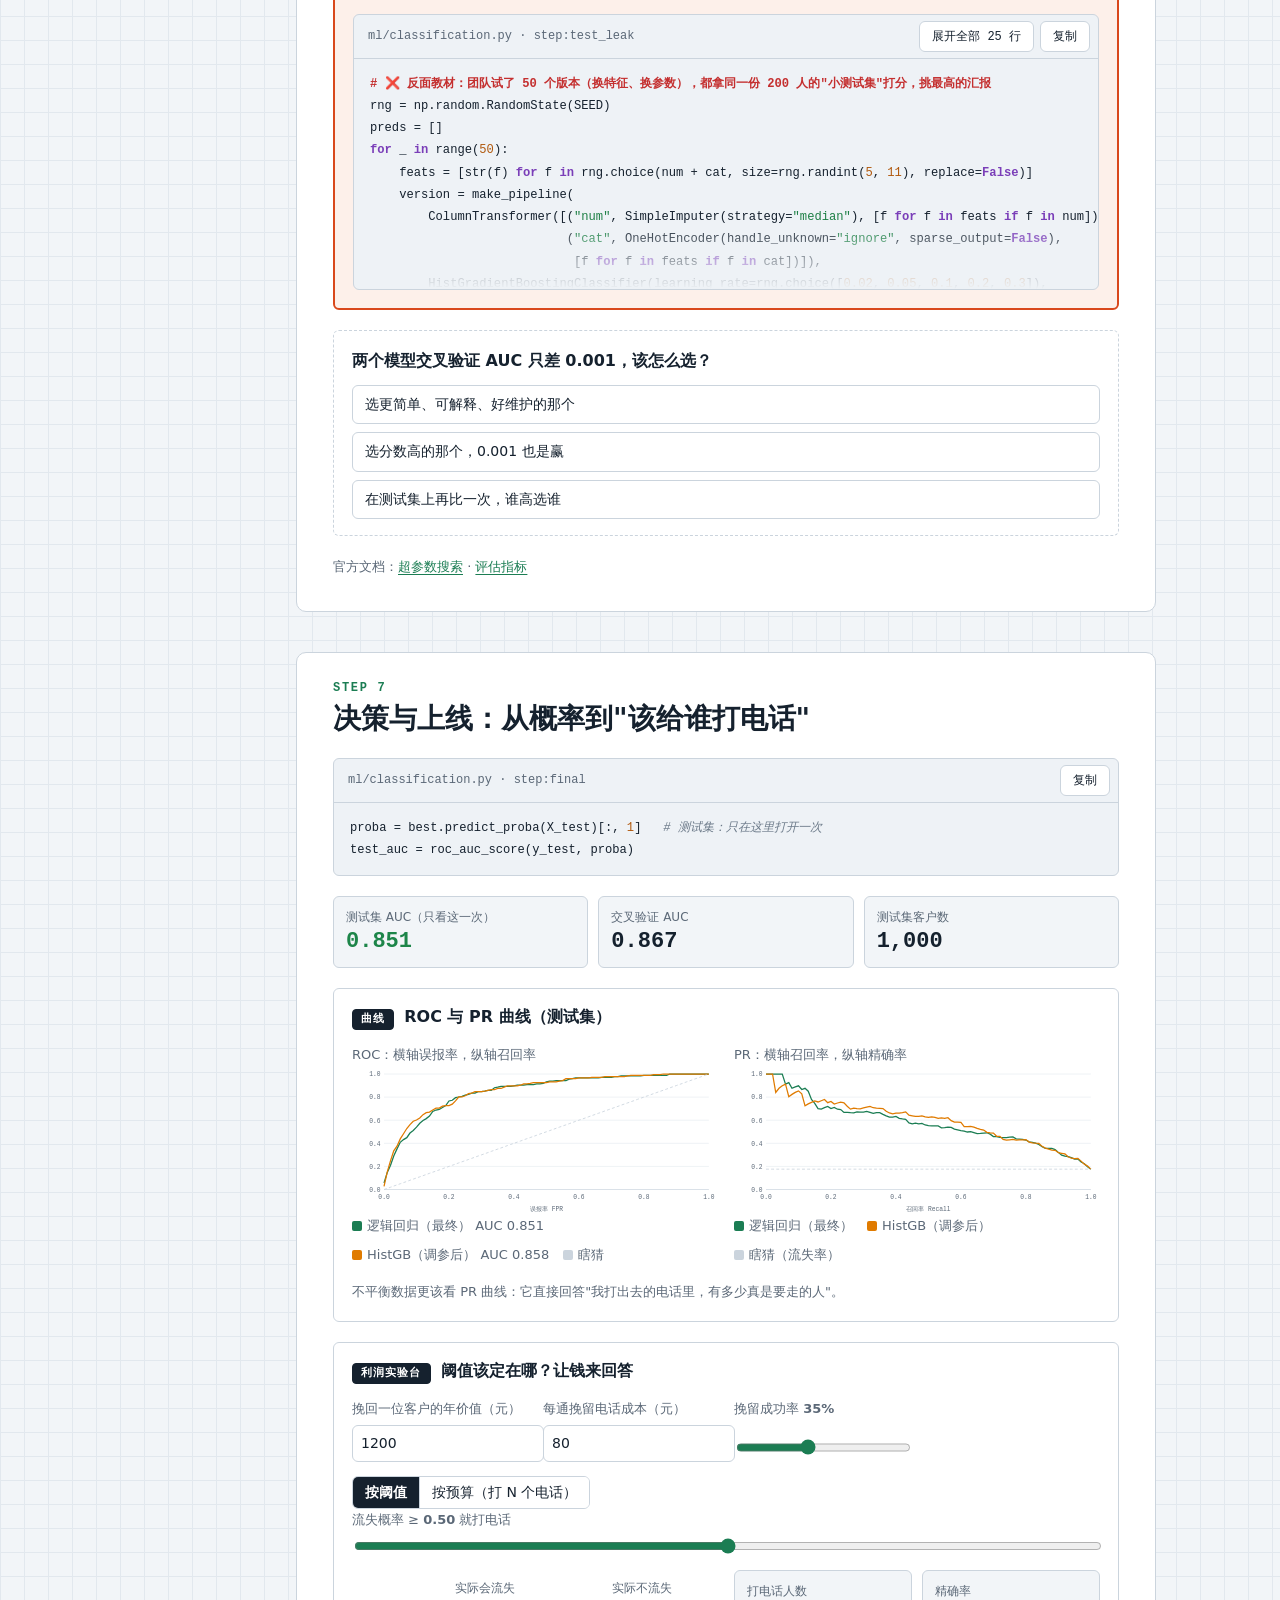
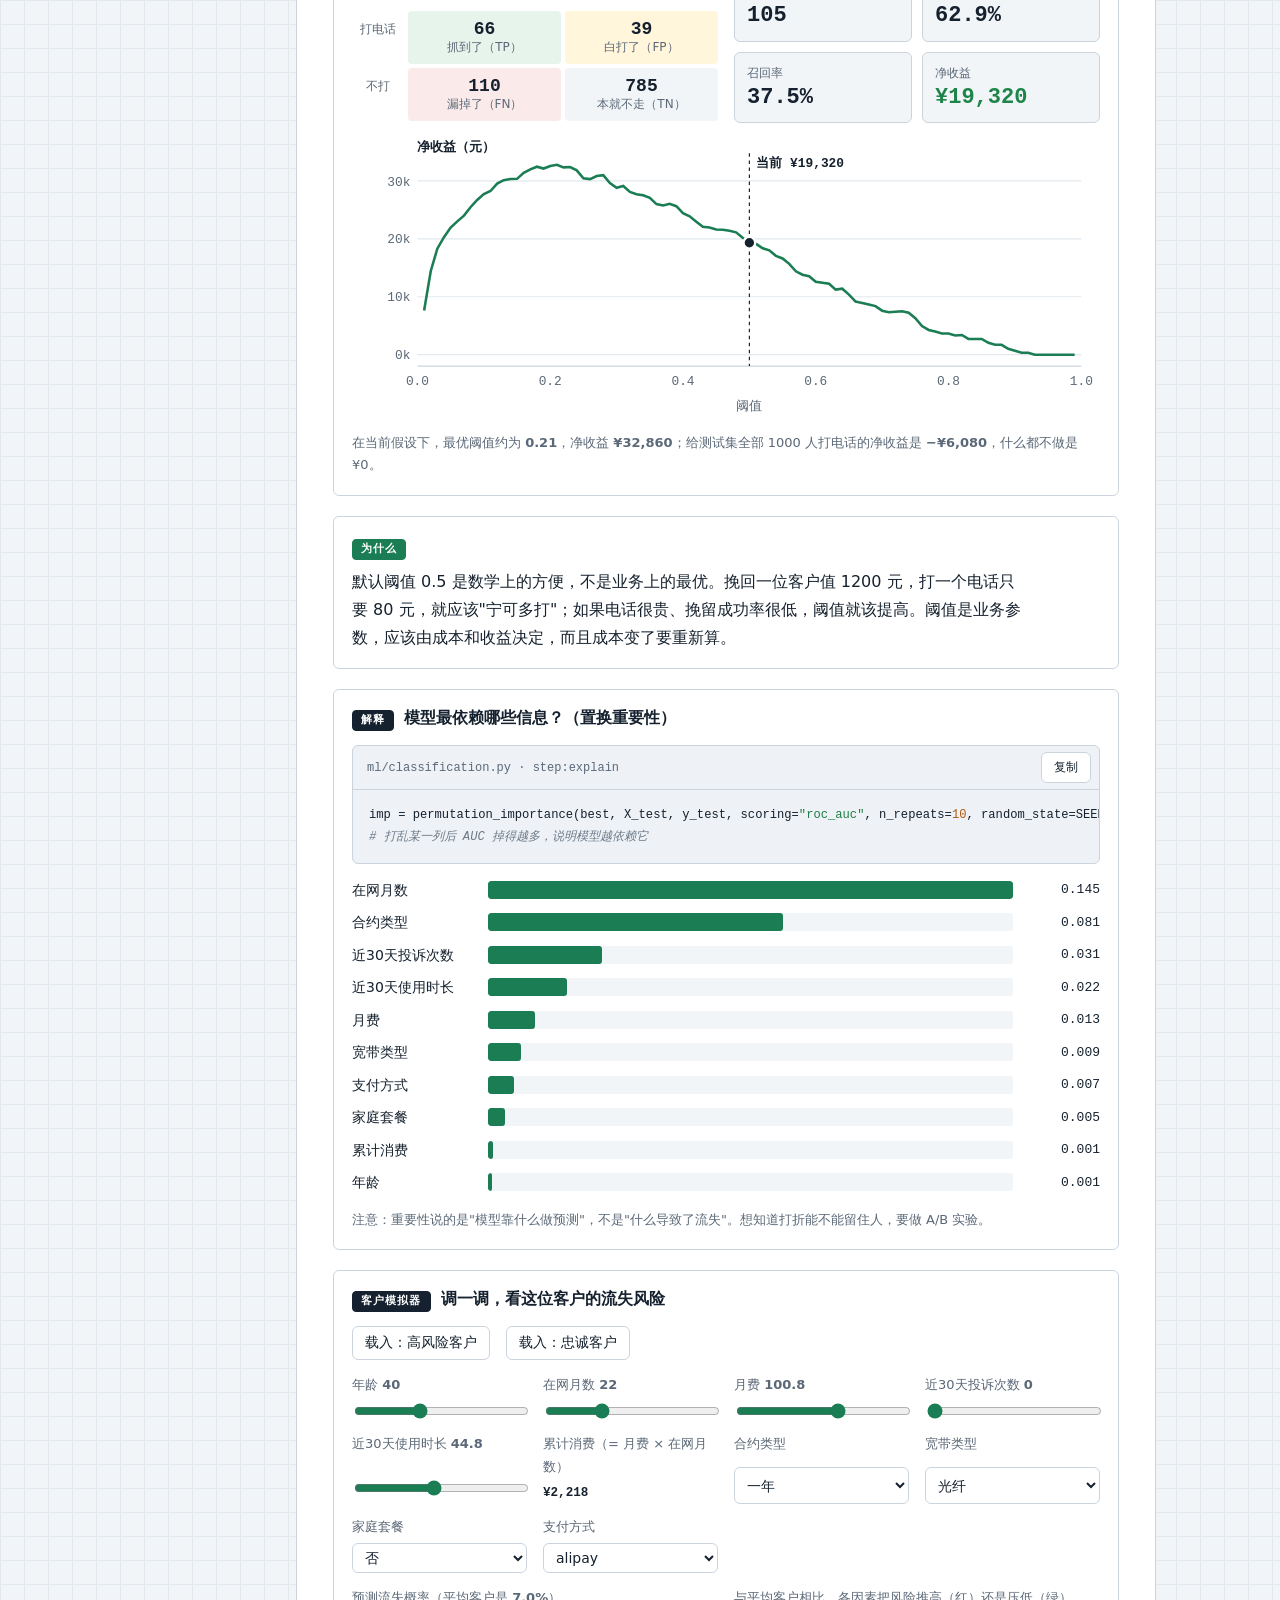
<file: site/classification.html>
<!doctype html>
<html lang="zh-CN">
<head>
<meta charset="utf-8">
<title>会员流失预警 · 机器学习实战课</title>
<meta name="viewport" content="width=device-width, initial-scale=1, viewport-fit=cover">
<meta name="claude:viewport-fit-sides" content="cover">
<link rel="stylesheet" href="assets/style.css">
</head>
<body data-page="clf">
<header class="top"><div class="top-in">
  <a class="brand" href="index.html"><svg width="22" height="22" viewBox="0 0 22 22" aria-hidden="true"><rect x="1" y="8" width="20" height="6" rx="3" style="fill:var(--pipe)"/><circle cx="16" cy="18" r="2.6" style="fill:var(--leak)"/></svg>机器学习实战课</a>
  <nav><a href="index.html">总览</a><a href="regression.html">回归·房价</a><a href="classification.html" aria-current="page">分类·流失</a><a href="clustering.html">聚类·分群</a></nav>
  <span class="meter"></span>
</div></header>

<div class="wrap layout">
<aside class="rail" id="rail" aria-label="步骤导航"></aside>
<main>

<section class="hero">
  <span class="eyebrow">项目 B · 二分类 · 星海通信</span>
  <h1>会员流失预警：把挽留预算花在快要走的人身上</h1>
  <p class="lede">一份从 CRM 导出的 <b data-v="CLF.n_raw" data-f="int"></b> 行客户数据，一笔有限的挽留预算。你要回答运营总监的问题：这个月该给谁打电话？</p>
  <div class="facts">
    <span>流失率 <b data-v="CLF.churn_rate" data-f="pct"></b></span><span>类别不平衡</span><span>埋了 <b>1</b> 个泄漏字段</span>
    <span>Pipeline · ColumnTransformer · GridSearchCV</span>
  </div>
</section>

<!-- ============================== 0 业务理解 ============================== -->
<section class="step" id="s0" data-step="0" data-title="业务理解">
  <header class="step-head"><span class="step-no">STEP 0</span><h2>业务理解：先把业务问题翻译成机器学习问题</h2></header>
  <div class="npc"><div class="ava">周</div><div class="bubble"><div class="who">运营总监 · 周敏</div>上季度流失了快两成会员。我们有一笔挽留预算：给客户打电话、送话费券，每人成本大约 80 元。但不可能给所有人都打。你能告诉我该打给谁吗？准确率最好 90% 以上。</div></div>
  <div class="npc me"><div class="ava">你</div><div class="bubble"><div class="who">你 · 新入职数据科学家</div>好的。在写第一行代码之前，我先把几件事和您对齐：预测什么、什么时候预测、怎样算"做得好"。</div></div>
  <div class="why">
    <span class="tag">为什么</span>
    <p class="prose">大部分失败的机器学习项目，不是模型不够好，而是一开始就解错了题。业务方说的"准确率"往往不是他真正关心的东西。周总真正关心的是：<b>花出去的挽留费用，能换回多少本来要流失的收入</b>。</p>
  </div>
  <div class="tbl"><table>
    <thead><tr><th>业务语言</th><th>机器学习语言</th><th>为什么这样翻译</th></tr></thead>
    <tbody>
      <tr><td>下个月谁会走？</td><td>二分类：是否流失 = 1 / 0</td><td>结果只有两种，历史上每个客户都有答案（标签）</td></tr>
      <tr><td>该给谁打电话？</td><td>按流失概率排序 + 选一个阈值</td><td>模型输出的是概率，打不打电话是业务决策</td></tr>
      <tr><td>怎样算做得好？</td><td>比模型用 AUC，定阈值看利润</td><td>流失客户只占两成，准确率会骗人（第 5 步亲眼看到）</td></tr>
      <tr><td>和现在比好多少？</td><td>基线：不打电话 / 全部打电话</td><td>没有基线，任何数字都无法判断好坏</td></tr>
    </tbody>
  </table></div>

  <aside class="leak" data-id="clf-time">
    <div class="leak-head"><span class="tag">漏点 1 · 预测时点</span><h3>预测的那一刻，你手里到底有哪些信息？</h3><span class="seen"></span></div>
    <p class="prose">模型上线后，会在每个月初给所有客户打分。所以<b>只有在"月初那一刻"已经存在的信息，才能当特征</b>。在此之后才产生的信息哪怕和流失高度相关，也是泄漏：训练时模型能看到，上线时却拿不到。</p>
    <div class="timeline"><div>入网签约</div><div>每月账单</div><div>近 30 天行为</div><div class="now">预测时点（月初）</div><div class="after">提交注销申请</div><div class="after">挽留专员致电</div><div class="after">正式流失</div></div>
    <div class="classify">
      <p class="hint">点选你认为<b>不能</b>当特征的字段（泄漏），再点"检查"。</p>
      <div class="chips">
        <button class="chip" data-leak="0" data-why="签约时就有">合约类型</button>
        <button class="chip" data-leak="0" data-why="每天都在更新，月初可得">在网月数</button>
        <button class="chip" data-leak="1" data-why="客户申请注销后才会打">挽留专员通话次数</button>
        <button class="chip" data-leak="0" data-why="截至月初的 30 天">近30天投诉次数</button>
        <button class="chip" data-leak="1" data-why="这几乎就是答案本身">注销申请日期</button>
        <button class="chip" data-leak="0" data-why="账单系统">月费</button>
        <button class="chip" data-leak="1" data-why="流失之后才做的调查">流失后回访满意度</button>
        <button class="chip" data-leak="0" data-why="截至月初的 30 天">近30天使用时长</button>
      </div>
      <div class="row"><button class="go primary">检查</button><span class="msg"></span></div>
    </div>
  </aside>

  <div class="quiz" data-answer="1">
    <p class="q">周总要求"准确率 90% 以上"。最好的回应是？</p>
    <div class="opts">
      <button>好的，我们冲 90%。</button>
      <button>先确认：漏掉一个要走的客户，和多打一个不必要的电话，哪个代价更大？</button>
      <button>准确率越高越好，这个不需要讨论。</button>
    </div>
    <p class="explain">两种错误的代价不同：漏掉一个流失客户损失一年的收入，多打一个电话只花 80 元。指标必须反映这种不对称，所以我们最后用"利润"来定阈值。何况流失率只有约两成，一个永远说"不流失"的模型准确率就有八成。</p>
  </div>
</section>

<!-- ============================== 1 数据体检 ============================== -->
<section class="step" id="s1" data-step="1" data-title="数据体检">
  <header class="step-head"><span class="step-no">STEP 1</span><h2>数据体检：先别急着建模，看看数据长什么样</h2></header>
  <div class="npc"><div class="ava">周</div><div class="bubble"><div class="who">运营总监 · 周敏</div>数据是 IT 从 CRM 直接导出来的，应该挺干净的吧？</div></div>
  <div class="why"><span class="tag">为什么</span><p class="prose">"应该挺干净"是数据科学里最危险的一句话。体检的目的是找出所有会让模型学歪的问题，每发现一个问题，就对应下一步的一条清洗规则。这一步花的时间，通常会在后面省回来十倍。</p></div>
  <div data-code="CLF.code.load"></div>
  <div class="lab">
    <div class="lab-title"><span class="tag">体检报告</span><h3>pandas 把每一列读成了什么？</h3></div>
    <div id="dtypes"></div>
    <p class="hint">注意"累计消费"：明明是金额，却被读成了 <code>str</code>（字符串）。这通常意味着列里混进了非数字的东西。</p>
  </div>
  <div class="lab">
    <div class="lab-title"><span class="tag">找茬</span><h3>这 9 行原始数据里藏着哪些问题？</h3></div>
    <div id="spot"></div>
  </div>
  <div class="lab">
    <div class="lab-title"><span class="tag">业务规律</span><h3>不同客户的流失率</h3></div>
    <div class="split">
      <div><p class="hint">按合约类型</p><div id="by-contract"></div></div>
      <div><p class="hint">按在网时长</p><div id="by-tenure"></div></div>
    </div>
    <p class="hint">月付客户、刚入网半年内的客户流失最严重。先看懂这些规律，后面才能判断模型学到的东西合不合理。</p>
  </div>
  <div class="quiz" data-answer="2">
    <p class="q">"累计消费"被读成字符串，最可能的原因是？</p>
    <div class="opts"><button>pandas 读数据出了 bug</button><button>金额太大，超出了数字范围</button><button>列里混有非数字内容，比如空格</button></div>
    <p class="explain">新入网（在网 0 个月）的客户，系统把累计消费写成了一个空格 " "。只要一列里有一个值不是数字，pandas 就只能把整列当文本。这是真实业务数据里非常常见的坑。</p>
  </div>
</section>

<!-- ============================== 2 数据清洗 ============================== -->
<section class="step" id="s2" data-step="2" data-title="数据清洗">
  <header class="step-head"><span class="step-no">STEP 2</span><h2>数据清洗：只做"规则型"清洗</h2></header>
  <div class="why">
    <span class="tag">为什么</span>
    <p class="prose">清洗分两类，界限一定要清楚：</p>
    <ul class="prose">
      <li><b>规则型</b>：不需要从数据里"学"任何参数，比如去重、统一写法、把空格转成 0。它对每一行的处理结果和其他行无关，所以<b>可以在切分前做</b>，上线时对新数据原样复用。</li>
      <li><b>学习型</b>：需要从数据里算出一个数，比如用中位数填缺失、标准化。这个数如果用全部数据算，测试集的信息就漏进了训练。所以<b>必须在切分后、放进 Pipeline</b>（第 4 步）。</li>
    </ul>
    <p class="prose">所以下面 <code>clean()</code> 里年龄异常值只是改成缺失，填多少留给 Pipeline 里的 <code>SimpleImputer</code>。</p>
  </div>
  <div data-code="CLF.code.clean"></div>
  <div class="lab">
    <div class="lab-title"><span class="tag">清洗日志</span><h3>每条规则处理了多少行</h3></div>
    <div id="clean-log"></div>
    <p class="hint">清洗后剩 <b data-v="CLF.n_clean" data-f="int"></b> 位客户。把清洗写成函数，是为了上线时对新数据执行完全相同的处理。</p>
  </div>

  <aside class="leak" data-id="clf-target">
    <div class="leak-head"><span class="tag">漏点 2 · 目标泄漏</span><h3>"挽留专员通话次数"：一个藏在数据里的答案</h3><span class="seen"></span></div>
    <p class="prose">这一列和流失的相关性高得惊人，因为挽留专员只会给<b>已经提交注销申请</b>的客户打电话。它不是流失的原因，而是流失的"结果"。下面是同一个 HistGB 模型、同一份训练集，只差这一列：</p>
    <div data-tabs>
      <div class="seg"><button data-show="wrong" class="bad">泄漏版：保留这一列</button><button data-show="right" class="good">正确版：删掉它</button></div>
      <div data-pane="wrong">
        <div id="leak-wrong"></div>
        <p class="prose"><span class="verdict bad">线下 AUC 接近完美，上线就露馅。</span>上线时还没有人提交注销申请，所有人的通话次数都是 0，模型最依赖的那条线索消失了，AUC 从 <b data-v="CLF.auc_leak" data-f="f3"></b> 掉到 <b data-v="CLF.auc_leak_online" data-f="f3"></b>，比老老实实的模型还差。</p>
      </div>
      <div data-pane="right">
        <div id="leak-right"></div>
        <p class="prose"><span class="verdict good">线下线上一致。</span>线下分数没那么好看，但它是真的：上线后的表现和线下估计基本一致。可信的 <b data-v="CLF.auc_clean" data-f="f2"></b> 比虚假的 <b data-v="CLF.auc_leak" data-f="f2"></b> 有用得多。</p>
      </div>
    </div>
    <div data-code="CLF.code.leak_demo"></div>
    <p class="hint">识别口诀：一个特征好得不像真的，先怀疑它是不是在结果之后才产生的。</p>
  </aside>

  <div class="pit"><h3>常见坑</h3><ul>
    <li>用 <code>df.dropna()</code> 一删了之：本例中缺失的使用时长是埋点问题，与流失无关，删掉会白白损失样本。</li>
    <li>空格、"N/A"、"-"、"null" 都可能代表缺失，<code>isna()</code> 统计不到它们。</li>
    <li>ID 列不是特征。模型可能记住 ID 的规律（比如新用户 ID 更大），上线时完全不成立。</li>
  </ul></div>
  <div class="quiz" data-answer="1">
    <p class="q">下面哪个操作可以放心地在切分训练集 / 测试集之前做？</p>
    <div class="opts"><button>用全部数据的年龄中位数填补缺失</button><button>把 "Alipay"、" alipay" 统一成 "alipay"</button><button>对全部数据做标准化</button></div>
    <p class="explain">统一写法是规则型操作，处理一行时不需要看其他行。中位数和标准化都要从数据中"学"参数，必须只在训练集上学。</p>
  </div>
</section>

<!-- ============================== 3 数据切分 ============================== -->
<section class="step" id="s3" data-step="3" data-title="数据切分">
  <header class="step-head"><span class="step-no">STEP 3</span><h2>数据切分：把测试集锁进保险柜</h2></header>
  <div class="why"><span class="tag">为什么</span><p class="prose">测试集扮演的是"上线后遇到的新客户"。它的唯一用途，是在所有决定都做完之后，给出一次诚实的成绩。所以它必须<b>尽早切出来，并且封存</b>：之后的特征处理、选模型、调参，都只能看训练集。</p></div>
  <div data-code="CLF.code.split"></div>
  <div class="kpis">
    <div class="kpi"><div class="k">训练集</div><div class="v" data-v="CLF.n_train" data-f="int"></div></div>
    <div class="kpi"><div class="k">测试集（封存）</div><div class="v" data-v="CLF.n_test" data-f="int"></div></div>
    <div class="kpi"><div class="k">训练集流失率</div><div class="v" data-v="CLF.rate_train" data-f="pct"></div></div>
    <div class="kpi"><div class="k">测试集流失率</div><div class="v" data-v="CLF.rate_test" data-f="pct"></div></div>
  </div>
  <p class="prose">为什么要 <code>stratify=y</code>？我们不加分层、换 30 个随机种子各切一次，测试集的流失率在 <b data-v="CLF.no_strat_range.0" data-f="pct"></b> 到 <b data-v="CLF.no_strat_range.1" data-f="pct"></b> 之间晃动。少数类越少，这种晃动越大，评估结果也跟着不稳。</p>
  <div class="quiz" data-answer="0">
    <p class="q">测试集最重要的使用规则是什么？</p>
    <div class="opts"><button>所有决定做完之后，只用一次</button><button>每调一次参数都看一眼，确保方向正确</button><button>测试集越大越好，最好占一半</button></div>
    <p class="explain">每看一次测试集，你的决定就会被它影响一点，它就不再是"没见过的数据"了。第 6 步会用实验证明：反复看测试集会让汇报的分数系统性虚高。</p>
  </div>
</section>

<!-- ============================== 4 特征与预处理 ============================== -->
<section class="step" id="s4" data-step="4" data-title="预处理 Pipeline">
  <header class="step-head"><span class="step-no">STEP 4</span><h2>特征与预处理：所有"学习型"处理都进 Pipeline</h2></header>
  <div class="why"><span class="tag">为什么</span>
    <p class="prose">数值列和类别列需要不同的处理：数值要填缺失、标准化；类别要独热编码。<code>ColumnTransformer</code> 把它们分开处理再拼起来，<code>Pipeline</code> 再把预处理和模型串成一个整体。</p>
    <p class="prose">串起来的好处不只是代码整洁。<code>Pipeline.fit</code> 保证预处理<b>只在训练数据上学习</b>；交叉验证时，每一折也只用该折的训练部分去学。这是 scikit-learn 官方推荐的防泄漏方式。</p>
  </div>
  <div data-code="CLF.code.prep"></div>
  <div class="lab">
    <div class="lab-title"><span class="tag">排序</span><h3>把一次正确的训练流程按顺序排好</h3></div>
    <div class="order" data-answer="a,b,c,d,e" data-ok="Pipeline 帮你自动完成了 b → c → d 的衔接。">
      <div class="chips pool">
        <button class="chip" data-id="d">用训练集学到的参数 transform 测试集</button>
        <button class="chip" data-id="a">切分训练集 / 测试集</button>
        <button class="chip" data-id="e">在测试集上评估一次</button>
        <button class="chip" data-id="c">用处理后的训练数据训练模型</button>
        <button class="chip" data-id="b">在训练集上 fit 预处理（中位数、均值、类别表）</button>
      </div>
      <ol class="slots"></ol>
      <p class="msg"></p>
    </div>
  </div>

  <aside class="leak" data-id="clf-noise">
    <div class="leak-head"><span class="tag">漏点 3 · 先选特征再验证</span><h3>在纯随机数据上，"做出"一个准确率 <span data-v="CLF.noise_wrong" data-f="pct0"></span> 的模型</h3><span class="seen"></span></div>
    <p class="prose">运营同事又拉来 1 万个埋点特征，但只有 200 个试点用户。这里我们故意让特征和标签<b>全是随机数</b>，任何模型的真实准确率都应该是 50%。区别只在于：挑选特征这一步放在哪里。这个例子来自 scikit-learn 官方文档的 Common pitfalls 一章。</p>
    <div data-tabs>
      <div class="seg"><button data-show="wrong" class="bad">泄漏版：先在全部数据上挑特征</button><button data-show="right" class="good">正确版：挑特征放进 Pipeline</button></div>
      <div data-pane="wrong"><div id="noise-wrong"></div><p class="prose"><span class="verdict bad">在随机数上得到 <b data-v="CLF.noise_wrong" data-f="pct0"></b> 的准确率。</span><code>SelectKBest</code> 看过全部 200 个样本的标签，挑出的 25 个特征"恰好"和这些标签相关。交叉验证时，验证折的答案早已被用来挑过特征了。</p></div>
      <div data-pane="right"><div id="noise-right"></div><p class="prose"><span class="verdict good">准确率 <b data-v="CLF.noise_right" data-f="pct0"></b>，在 50% 附近。</span>这才是真相：数据里没有任何规律。每一折只用训练部分挑特征，验证折的标签从没被看过。</p></div>
    </div>
    <div data-code="CLF.code.noise"></div>
  </aside>

  <div class="quiz" data-answer="2">
    <p class="q">为什么要把 <code>StandardScaler</code> 放进 Pipeline，而不是事先对整个 X 做 <code>fit_transform</code>？</p>
    <div class="opts"><button>这样代码运行更快</button><button>StandardScaler 不放进 Pipeline 会报错</button><button>保证均值和方差只从训练数据（或训练折）中学习</button></div>
    <p class="explain">事先在整个 X 上 fit，测试集的均值方差就参与了训练数据的变换。标准化造成的泄漏通常不大，但特征选择、目标编码这类处理造成的泄漏可以大到离谱，就像上面的随机数实验。养成习惯：凡是 fit，都进 Pipeline。</p>
  </div>
</section>

<!-- ============================== 5 建模 ============================== -->
<section class="step" id="s5" data-step="5" data-title="建模与基线">
  <header class="step-head"><span class="step-no">STEP 5</span><h2>建模：先立一个"傻瓜基线"，再上真模型</h2></header>
  <div class="guess" data-v="CLF.dummy_acc" data-f="pct" data-gf="pct0">
    <p class="q">先猜一猜：一个什么都不学、永远回答"不流失"的模型，准确率是多少？</p>
    <div class="row"><input type="range" min="0.3" max="1" step="0.01" value="0.5" aria-label="你猜的准确率"><output></output><button class="go primary">揭晓</button></div>
    <div class="reveal"><p>真实结果：<span class="big truth"></span></p><p class="diff"></p><p class="prose">流失客户只占约两成，所以闭着眼睛说"都不会走"，就能拿到八成的准确率。但它一个要走的客户都找不出来（召回率 = 0）。这就是不平衡数据下的<b>准确率陷阱</b>。</p></div>
  </div>
  <div class="why"><span class="tag">为什么</span><p class="prose"><code>DummyClassifier</code> 是一把尺子：任何模型都必须先明显超过它，才算学到了东西。下面四个模型都用 5 折交叉验证、只在训练集上比较。<b>AUC</b> 衡量的是排序能力：随机挑一个流失客户和一个留存客户，模型给前者打分更高的概率。0.5 等于瞎猜，1 是完美。</p></div>
  <div data-code="CLF.code.model"></div>
  <div class="lab">
    <div class="lab-title"><span class="tag">模型擂台</span><h3>5 折交叉验证结果（训练集）</h3></div>
    <div id="arena"></div>
    <p class="hint">看 Dummy 那一行：准确率不低，召回率和 AUC 却是 0 和 0.5。再看逻辑回归：最简单的模型，AUC 却是最高的之一。</p>
  </div>
  <div class="lab">
    <div class="lab-title"><span class="tag">不平衡怎么办</span><h3><code>class_weight="balanced"</code> 的效果</h3></div>
    <div data-code="CLF.code.weight"></div>
    <div id="weight"></div>
    <p class="hint">加权后模型更"敢"把客户判成流失：召回率大涨，精确率下降。它的效果相当于把判定阈值调低，所以第 7 步我们直接用业务利润来选阈值。</p>
  </div>
  <div class="quiz" data-answer="1">
    <p class="q">一个模型准确率 85%，而 Dummy 基线准确率是 <span data-v="CLF.dummy_acc" data-f="pct"></span>。这说明什么？</p>
    <div class="opts"><button>模型很好，85% 已经很高了</button><button>只比瞎猜好一点，还需要看召回率、AUC 等指标</button><button>模型比基线差</button></div>
    <p class="explain">在不平衡数据上，准确率的"及格线"是多数类占比，而不是 50%。判断模型好坏要看它比基线强多少，并结合召回率、AUC 这类不被多数类主导的指标。</p>
  </div>
</section>

<!-- ============================== 6 评估调参 ============================== -->
<section class="step" id="s6" data-step="6" data-title="调参与选型">
  <header class="step-head"><span class="step-no">STEP 6</span><h2>调参与选型：交叉验证说了算，测试集继续封存</h2></header>
  <div class="why"><span class="tag">为什么</span><p class="prose"><code>GridSearchCV</code> 把每组参数都做一次 5 折交叉验证，挑平均分最高的。整个过程只用训练集。点开下面的网格，看看学习率和叶子数怎样影响 AUC。</p></div>
  <div data-code="CLF.code.tune"></div>
  <div class="lab">
    <div class="lab-title"><span class="tag">调参网格</span><h3>HistGB 的交叉验证 AUC（点格子查看）</h3></div>
    <div id="grid"></div>
    <p class="hint" id="grid-pick">黑框是最优组合：learning_rate=<b data-v="CLF.best_params.learning_rate"></b>，max_leaf_nodes=<b data-v="CLF.best_params.max_leaf_nodes"></b>，AUC = <b data-v="CLF.best_cv_auc" data-f="f3"></b>。</p>
  </div>
  <div class="npc me"><div class="ava">你</div><div class="bubble"><div class="who">你</div>调参后的 HistGB 交叉验证 AUC 是 <b data-v="CLF.best_cv_auc" data-f="f3"></b>，逻辑回归是 <b data-v="CLF.lr_cv_auc" data-f="f3"></b>，几乎打平。我选逻辑回归：更简单，能直接解释每个因素的影响，上线和维护成本也更低。</div></div>
  <div data-code="CLF.code.choose"></div>

  <aside class="leak" data-id="clf-test">
    <div class="leak-head"><span class="tag">漏点 4 · 反复看测试集</span><h3>挑出来的"冠军"，汇报的分数为什么总是偏高？</h3><span class="seen"></span></div>
    <p class="prose">假设团队试了 50 个版本，每次都拿同一份 200 人的小测试集打分，最后挑最高的去汇报。测试集参与了"挑选"，它就变成了训练过程的一部分。我们把"抽小测试集 → 挑冠军 → 看冠军在其余新客户上的真实分"重复了 200 次：</p>
    <div data-tabs>
      <div class="seg"><button data-show="wrong" class="bad">用测试集挑模型</button><button data-show="right" class="good">用交叉验证挑模型</button></div>
      <div data-pane="wrong"><div id="gap"></div><p class="prose"><span class="verdict bad">有 <b data-v="CLF.gap_pos" data-f="pct0"></b> 的情况下，汇报分比真实分高。</span>平均高估 <b data-v="CLF.gap_mean" data-f="f3"></b> AUC。原因是 50 个版本里，总有几个"碰巧"适合这 200 个人，挑最高的就等于挑中了运气。</p></div>
      <div data-pane="right"><p class="prose"><span class="verdict good">我们的做法：</span>选型和调参全部用训练集上的交叉验证完成，测试集直到第 7 步才打开<b>一次</b>。这样测试集上的分数，才是对上线表现的无偏估计。如果确实需要反复比较，就再切一份"验证集"给它用，测试集依然不动。</p></div>
    </div>
    <div data-code="CLF.code.test_leak"></div>
  </aside>

  <div class="quiz" data-answer="0">
    <p class="q">两个模型交叉验证 AUC 只差 0.001，该怎么选？</p>
    <div class="opts"><button>选更简单、可解释、好维护的那个</button><button>选分数高的那个，0.001 也是赢</button><button>在测试集上再比一次，谁高选谁</button></div>
    <p class="explain">0.001 远小于交叉验证本身的波动，统计上就是打平。打平时，简单性、可解释性、上线成本才是决定因素。第三个选项正是刚刚演示的泄漏。</p>
  </div>
</section>

<!-- ============================== 7 决策与上线 ============================== -->
<section class="step" id="s7" data-step="7" data-title="决策与上线">
  <header class="step-head"><span class="step-no">STEP 7</span><h2>决策与上线：从概率到"该给谁打电话"</h2></header>
  <div data-code="CLF.code.final"></div>
  <div class="kpis">
    <div class="kpi good"><div class="k">测试集 AUC（只看这一次）</div><div class="v" data-v="CLF.test_auc" data-f="f3"></div></div>
    <div class="kpi"><div class="k">交叉验证 AUC</div><div class="v" data-v="CLF.lr_cv_auc" data-f="f3"></div></div>
    <div class="kpi"><div class="k">测试集客户数</div><div class="v" data-v="CLF.n_test" data-f="int"></div></div>
  </div>
  <div class="lab">
    <div class="lab-title"><span class="tag">曲线</span><h3>ROC 与 PR 曲线（测试集）</h3></div>
    <div class="split"><div><p class="hint">ROC：横轴误报率，纵轴召回率</p><div id="roc"></div></div><div><p class="hint">PR：横轴召回率，纵轴精确率</p><div id="pr"></div></div></div>
    <p class="hint">不平衡数据更该看 PR 曲线：它直接回答"我打出去的电话里，有多少真是要走的人"。</p>
  </div>

  <div class="lab" id="profit-lab">
    <div class="lab-title"><span class="tag">利润实验台</span><h3>阈值该定在哪？让钱来回答</h3></div>
    <div class="fields">
      <label class="field" for="val"><span>挽回一位客户的年价值（元）</span><input type="number" id="val" value="1200" min="0" step="100"></label>
      <label class="field" for="cost"><span>每通挽留电话成本（元）</span><input type="number" id="cost" value="80" min="0" step="10"></label>
      <label class="field" for="succ"><span>挽留成功率 <b id="succ-v"></b></span><input type="range" id="succ" min="0.05" max="0.8" step="0.05" value="0.35"></label>
    </div>
    <div data-tabs id="mode-tabs">
      <div class="seg"><button data-show="t" class="on">按阈值</button><button data-show="n">按预算（打 N 个电话）</button></div>
      <div data-pane="t"><label class="field" for="thr"><span>流失概率 ≥ <b id="thr-v"></b> 就打电话</span><input type="range" id="thr" min="0.01" max="0.99" step="0.01" value="0.5"></label></div>
      <div data-pane="n"><label class="field" for="topn"><span>预算只够打 <b id="topn-v"></b> 个电话（给概率最高的人）</span><input type="range" id="topn" min="0" max="1000" step="10" value="150"></label></div>
    </div>
    <div class="split">
      <div><div class="cm" id="cm"></div></div>
      <div class="kpis" id="profit-kpis"></div>
    </div>
    <div id="profit-curve"></div>
    <p class="hint" id="profit-note"></p>
  </div>

  <div class="why"><span class="tag">为什么</span><p class="prose">默认阈值 0.5 是数学上的方便，不是业务上的最优。挽回一位客户值 1200 元，打一个电话只要 80 元，就应该"宁可多打"；如果电话很贵、挽留成功率很低，阈值就该提高。阈值是业务参数，应该由成本和收益决定，而且成本变了要重新算。</p></div>

  <div class="lab">
    <div class="lab-title"><span class="tag">解释</span><h3>模型最依赖哪些信息？（置换重要性）</h3></div>
    <div data-code="CLF.code.explain"></div>
    <div id="importance"></div>
    <p class="hint">注意：重要性说的是"模型靠什么做预测"，不是"什么导致了流失"。想知道打折能不能留住人，要做 A/B 实验。</p>
  </div>

  <div class="lab">
    <div class="lab-title"><span class="tag">客户模拟器</span><h3>调一调，看这位客户的流失风险</h3></div>
    <div class="row"><button id="p-risk">载入：高风险客户</button><button id="p-loyal">载入：忠诚客户</button></div>
    <div class="fields" id="sim-in"></div>
    <div class="split">
      <div><p class="hint">预测流失概率（平均客户是 <b id="sim-base"></b>）</p><p class="big" id="sim-p"></p><div class="track" style="height:12px;background:var(--paper);border-radius:6px;overflow:hidden"><div id="sim-bar" style="height:100%;background:var(--accent);width:0"></div></div></div>
      <div><p class="hint">与平均客户相比，各因素把风险推高（红）还是压低（绿）</p><div id="sim-why"></div></div>
    </div>
    <p class="hint">这就是线上的那个逻辑回归：网页用导出的系数复现了 sklearn 的计算，构建时已逐条核对过结果一致。</p>
  </div>

  <div data-code="CLF.code.deploy"></div>
  <div class="kpis">
    <div class="kpi"><div class="k">测试集 AUC</div><div class="v" data-v="CLF.test_auc" data-f="f3"></div></div>
    <div class="kpi good"><div class="k">下季度新客户 AUC</div><div class="v" data-v="CLF.new_auc" data-f="f3"></div></div>
    <div class="kpi"><div class="k">新客户数</div><div class="v" data-v="CLF.n_new" data-f="int"></div></div>
  </div>
  <p class="prose">上线后的真实表现和测试集估计基本一致。这说明前面每一步防泄漏的功夫没有白费。</p>

  <aside class="leak" data-id="clf-serving">
    <div class="leak-head"><span class="tag">漏点 5 · 训练与线上不一致</span><h3>线下一套口径，线上一套口径</h3><span class="seen"></span></div>
    <div data-tabs>
      <div class="seg"><button data-show="wrong" class="bad">常见的错误做法</button><button data-show="right" class="good">我们的做法</button></div>
      <div data-pane="wrong"><ul class="prose">
        <li>线上工程师用 Java 重写了清洗逻辑，"累计消费"的空格被当成缺失，而训练时是 0。</li>
        <li>训练用的"近 30 天"截止到月底，线上截止到月初，口径差了一周。</li>
        <li>只保存了模型，标准化参数线上重新算了一遍。</li>
      </ul></div>
      <div data-pane="right"><ul class="prose">
        <li>新数据走同一个 <code>clean()</code> 函数。</li>
        <li>用 <code>joblib</code> 保存<b>整条 Pipeline</b>（预处理参数和模型在一起），原始列进、概率出。官方文档也介绍了更安全的 <code>skops</code> 格式。</li>
        <li>每个特征写清"数据来源 + 计算截止时间"，上线前逐一核对；上线后每月监控 AUC 和预测分布，季度重训。</li>
      </ul></div>
    </div>
  </aside>

  <div class="lab">
    <div class="lab-title"><span class="tag">向老板汇报</span><h3>勾选你会放进汇报里的结论</h3></div>
    <div class="report">
      <div class="list">
        <label data-good="1"><input type="checkbox"><span>模型能把最可能流失的客户排在前面：测试集 AUC <b data-v="CLF.test_auc" data-f="f3"></b>，上线后新客户上为 <b data-v="CLF.new_auc" data-f="f3"></b>。<span class="fb">好。用业务能理解的话说清了排序能力，并给出了上线验证。</span></span></label>
        <label data-good="0"><input type="checkbox"><span>模型准确率 85%，所以 85% 的流失客户都能被提前找到。<span class="fb">错。准确率不等于召回率，而且在不平衡数据上准确率会误导人。</span></span></label>
        <label data-good="1"><input type="checkbox"><span>按 1200 元客户价值、80 元电话成本估算，只给高风险客户打电话，测试集上可多挽回 <b id="rep-profit"></b>；全部打电话反而<b id="rep-all"></b>。<span class="fb">好。老板关心的是钱，而且你说明了假设。</span></span></label>
        <label data-good="0"><input type="checkbox"><span>"挽留专员通话次数"是最强的信号，建议多打挽留电话来降低流失。<span class="fb">错。这是泄漏字段，而且把结果当成了原因。</span></span></label>
        <label data-good="1"><input type="checkbox"><span>月付合约、入网半年内、投诉多的客户风险最高，可以考虑引导这类客户签年约。<span class="fb">好。有业务洞察，但最好补一句"效果需要 A/B 实验验证"。</span></span></label>
        <label data-good="0"><input type="checkbox"><span>模型证明了投诉会导致流失。<span class="fb">错。模型只发现了相关性。也可能是本来就想走的人更爱投诉。</span></span></label>
        <label data-good="1"><input type="checkbox"><span>上线后每月监控效果，成本变化时重新计算阈值，每季度用新数据重训。<span class="fb">好。模型不是一次性交付物。</span></span></label>
      </div>
      <div class="row"><button class="go primary">提交汇报</button><span class="msg"></span></div>
    </div>
  </div>

  <div class="quiz" data-answer="2">
    <p class="q">挽留电话成本从 80 元涨到 300 元，最合理的做法是？</p>
    <div class="opts"><button>重新训练模型</button><button>阈值不变，继续执行</button><button>模型不用动，用新成本重新算最优阈值</button></div>
    <p class="explain">模型负责估计"谁可能走"，阈值负责"值不值得打"。成本变了，排序能力没变，只需要重新选阈值。去上面的利润实验台把成本改成 300 试试。</p>
  </div>

  <div class="why"><span class="tag">复盘清单</span><ul class="prose">
    <li>业务问题 → 二分类；成功标准 → 利润，不是准确率。</li>
    <li>"挽留专员通话次数"是目标泄漏：预测时点之后才产生。</li>
    <li>规则型清洗可以先做；学习型处理全部进 Pipeline。</li>
    <li>先立 Dummy 基线；不平衡数据看召回率、AUC、PR 曲线。</li>
    <li>选型调参靠交叉验证，测试集只开一次。</li>
    <li>阈值是业务参数；保存整条 Pipeline；上线后监控与重训。</li>
  </ul>
  <p class="prose" style="margin-top:10px"><b>课后作业：</b>下载 <a href="data/churn.csv">churn.csv</a>（原始脏数据）和 <a href="data/churn_next_quarter.csv">churn_next_quarter.csv</a>（下季度新客户），不看代码自己走一遍流程，然后与 <code>ml/classification.py</code> 对照。</p></div>
</section>

</main>
</div>

<script src="assets/app.js"></script>
<script src="data/classification.js"></script>
<script>
(() => {
  const { $, $$, fmt, bars, table, lines, hist, heat, spot } = ML;
  const D = window.CLF;
  if (!D) { document.querySelector('main').insertAdjacentHTML('afterbegin', '<p class="lab">没有找到数据文件，请先在项目根目录运行 <code>python build.py</code>。</p>'); return; }

  // 第 1 步
  table($('#dtypes'), ['列名', 'pandas 读成的类型', '缺失数'], D.dtypes, { right: [2] });
  spot($('#spot'), D);
  bars($('#by-contract'), Object.entries(D.by_contract).map(([k, v]) => ({ label: k, value: v })), { f: 'pct', max: 0.5 });
  bars($('#by-tenure'), Object.entries(D.by_tenure).map(([k, v]) => ({ label: k, value: v })), { f: 'pct', max: 0.5 });

  // 第 2 步
  table($('#clean-log'), ['发现的问题', '涉及行数'], D.clean_log, { right: [1], fmts: { 1: 'int' } });
  bars($('#leak-wrong'), [{ label: '线下交叉验证', value: D.auc_leak, cls: 'leak' }, { label: '上线后真实', value: D.auc_leak_online, cls: 'bad' }], { f: 'f3', max: 1 });
  bars($('#leak-right'), [{ label: '线下交叉验证', value: D.auc_clean, cls: 'good' }, { label: '上线后真实', value: D.auc_clean_online, cls: 'good' }], { f: 'f3', max: 1 });

  // 第 4 步
  bars($('#noise-wrong'), [{ label: '交叉验证准确率', value: D.noise_wrong, cls: 'leak' }, { label: '真实（抛硬币）', value: 0.5, cls: 'dim' }], { f: 'pct0', max: 1 });
  bars($('#noise-right'), [{ label: '交叉验证准确率', value: D.noise_right, cls: 'good' }, { label: '真实（抛硬币）', value: 0.5, cls: 'dim' }], { f: 'pct0', max: 1 });

  // 第 5 步
  table($('#arena'), ['模型', '准确率', '召回率', 'AUC'], D.arena, { right: [1, 2, 3], fmts: { 1: 'pct', 2: 'pct', 3: 'f3' } });
  bars($('#weight'), [
    { label: '不加权·精确率', value: D.weight.None[0], cls: 'dim' }, { label: '不加权·召回率', value: D.weight.None[1] },
    { label: '加权·精确率', value: D.weight.balanced[0], cls: 'dim' }, { label: '加权·召回率', value: D.weight.balanced[1] },
  ], { f: 'pct', max: 1 });

  // 第 6 步
  heat($('#grid'), { rows: D.grid.lr, cols: D.grid.leaf, rowName: 'learning_rate', colName: 'max_leaf_nodes', values: D.grid.auc, f: 'f3', better: 'max',
    onPick: (i, j) => ($('#grid-pick').innerHTML = `learning_rate=<b>${D.grid.lr[i]}</b>，max_leaf_nodes=<b>${D.grid.leaf[j]}</b>：交叉验证 AUC = <b>${fmt(D.grid.auc[i][j], 'f3')}</b>，比最优低 ${fmt(D.best_cv_auc - D.grid.auc[i][j], 'f3')}。` ) });
  hist($('#gap'), D.gap_hist, { color: 'var(--leak)', xfmt: v => v.toFixed(2), xlabel: '汇报分 − 真实分（AUC），0 右边 = 高估', ylabel: '次数', h: 240 });

  // 第 7 步：曲线
  const names = Object.keys(D.curves), colors = ['var(--accent)', 'var(--c2)'];
  lines($('#roc'), { x: D.grid01, xdom: [0, 1], ydom: [0, 1], h: 260, xfmt: v => v.toFixed(1), yfmt: v => v.toFixed(1), xlabel: '误报率 FPR',
    series: names.map((n, i) => ({ name: `${n} AUC ${fmt(D.curves[n].auc, 'f3')}`, y: D.curves[n].roc, color: colors[i] })).concat([{ name: '瞎猜', y: D.grid01, color: 'var(--line)', dash: 1, width: 1.5 }]) });
  lines($('#pr'), { x: D.grid01, xdom: [0, 1], ydom: [0, 1], h: 260, xfmt: v => v.toFixed(1), yfmt: v => v.toFixed(1), xlabel: '召回率 Recall',
    series: names.map((n, i) => ({ name: n, y: D.curves[n].pr, color: colors[i] })).concat([{ name: '瞎猜（流失率）', y: D.grid01.map(() => D.rate_test), color: 'var(--line)', dash: 1, width: 1.5 }]) });

  // 第 7 步：利润实验台
  const y = D.y_test, p = D.proba, N = y.length, P = y.reduce((a, b) => a + b, 0);
  const order = [...p.keys()].sort((a, b) => p[b] - p[a]);
  $('#topn').max = N;
  const count = pick => { let tp = 0, fp = 0; for (let i = 0; i < N; i++) if (pick[i]) (y[i] ? tp++ : fp++); return { tp, fp, fn: P - tp, tn: N - P - fp }; };
  const byThr = t => count(p.map(v => v >= t));
  const byTop = n => { const s = new Array(N).fill(false); order.slice(0, n).forEach(i => (s[i] = true)); return count(s); };
  const money = (c, k) => c.tp * k.succ * k.val - (c.tp + c.fp) * k.cost;
  const params = () => ({ val: +$('#val').value || 0, cost: +$('#cost').value || 0, succ: +$('#succ').value });
  let mode = 't';
  function bestThr(k) { let best = { t: 0.5, m: -Infinity }; for (let t = 0.01; t < 1; t += 0.01) { const m = money(byThr(t), k); if (m > best.m) best = { t: +t.toFixed(2), m }; } return best; }
  function renderProfit() {
    const k = params();
    $('#succ-v').textContent = fmt(k.succ, 'pct0');
    const t = +$('#thr').value, n = +$('#topn').value;
    $('#thr-v').textContent = t.toFixed(2); $('#topn-v').textContent = n;
    const c = mode === 't' ? byThr(t) : byTop(n);
    const prec = c.tp + c.fp ? c.tp / (c.tp + c.fp) : 0, rec = c.tp / P;
    $('#cm').innerHTML = `<div></div><div class="h">实际会流失</div><div class="h">实际不流失</div>
      <div class="h">打电话</div><div class="cell tp">${c.tp}<small>抓到了（TP）</small></div><div class="cell fp">${c.fp}<small>白打了（FP）</small></div>
      <div class="h">不打</div><div class="cell fn">${c.fn}<small>漏掉了（FN）</small></div><div class="cell tn">${c.tn}<small>本就不走（TN）</small></div>`;
    const m = money(c, k), all = money(byThr(0), k), best = bestThr(k);
    $('#profit-kpis').innerHTML = [['打电话人数', fmt(c.tp + c.fp, 'int'), ''], ['精确率', fmt(prec, 'pct'), ''], ['召回率', fmt(rec, 'pct'), ''], ['净收益', fmt(m, 'yuan'), m >= 0 ? 'good' : 'bad']]
      .map(([a, b, cls]) => `<div class="kpi ${cls}"><div class="k">${a}</div><div class="v">${b}</div></div>`).join('');
    if (mode === 't') {
      const ts = Array.from({ length: 99 }, (_, i) => +((i + 1) / 100).toFixed(2));
      lines($('#profit-curve'), { x: ts, h: 240, xdom: [0, 1], xfmt: v => v.toFixed(1), yfmt: v => (v / 1000).toFixed(0) + 'k', xlabel: '阈值', ylabel: '净收益（元）',
        series: [{ name: '净收益', y: ts.map(t2 => money(byThr(t2), k)), color: 'var(--accent)' }],
        marker: { x: t, text: `当前 ${fmt(m, 'yuan')}`, points: [{ y: m, color: 'var(--ink)' }] } });
    } else {
      const ns = Array.from({ length: 51 }, (_, i) => Math.round((i * N) / 50));
      lines($('#profit-curve'), { x: ns, h: 240, xfmt: v => v, yfmt: v => (v / 1000).toFixed(0) + 'k', xlabel: '打电话人数', ylabel: '净收益（元）',
        series: [{ name: '净收益', y: ns.map(n2 => money(byTop(n2), k)), color: 'var(--accent)' }],
        marker: { x: n, text: `当前 ${fmt(m, 'yuan')}`, points: [{ y: m, color: 'var(--ink)' }] } });
    }
    $('#profit-note').innerHTML = `在当前假设下，最优阈值约为 <b>${best.t.toFixed(2)}</b>，净收益 <b>${fmt(best.m, 'yuan')}</b>；给测试集全部 ${N} 人打电话的净收益是 <b>${fmt(all, 'yuan')}</b>，什么都不做是 ¥0。`;
  }
  ['val', 'cost', 'succ', 'thr', 'topn'].forEach(id => ($('#' + id).oninput = renderProfit));
  $('#mode-tabs').addEventListener('pane', e => { mode = e.detail; renderProfit(); });
  const k0 = { val: 1200, cost: 80, succ: 0.35 }, b0 = bestThr(k0), all0 = money(byThr(0), k0);
  $('#rep-profit').textContent = fmt(b0.m, 'yuan');
  $('#rep-all').textContent = all0 < 0 ? `亏损 ${fmt(-all0, 'yuan')}` : `只有 ${fmt(all0, 'yuan')}`;

  // 第 7 步：重要性
  bars($('#importance'), D.importance.map(([c, m]) => ({ label: c, value: m })), { f: 'f3' });

  // 第 7 步：客户模拟器（与 ml/classification.py 中 sim_predict 同一公式）
  const S = D.sim;
  const isInt = c => ['年龄', '在网月数', '近30天投诉次数'].includes(c);
  $('#sim-in').innerHTML = S.num.filter(c => c !== '累计消费').map(c => {
    const [lo, hi, med] = S.ranges[c];
    return `<label class="field" for="in-${c}"><span>${c} <b id="v-${c}"></b></span><input type="range" id="in-${c}" data-c="${c}" min="${lo}" max="${c === '近30天投诉次数' ? 6 : hi}" step="${isInt(c) ? 1 : (hi - lo) / 100}" value="${med}"></label>`;
  }).join('') + `<div class="field"><span>累计消费（= 月费 × 在网月数）</span><b id="v-累计消费" class="mono"></b></div>` + S.cat.map((c, k) => `<label class="field" for="in-${c}"><span>${c}</span><select id="in-${c}" data-c="${c}">${S.cats[k].map(v => `<option>${v}</option>`).join('')}</select></label>`).join('');
  const row = () => {
    const r = {};
    $$('#sim-in [data-c]').forEach(el => (r[el.dataset.c] = el.tagName === 'SELECT' ? el.value : +el.value));
    r['累计消费'] = r['月费'] * r['在网月数'];
    return r;
  };
  const sig = z => 1 / (1 + Math.exp(-z));
  function simulate() {
    const r = row(), z = S.num.map((c, i) => ((r[c] ?? S.median[i]) - S.mean[i]) / S.scale[i]);
    S.cat.forEach((c, k) => S.cats[k].forEach(v => z.push(r[c] === v ? 1 : 0)));
    const logit = S.intercept + z.reduce((a, zi, i) => a + S.coef[i] * zi, 0);
    const base = S.intercept + S.zmean.reduce((a, zi, i) => a + S.coef[i] * zi, 0);
    const contrib = {}; let i = 0;
    S.num.forEach(c => { contrib[c] = S.coef[i] * (z[i] - S.zmean[i]); i++; });
    S.cat.forEach((c, k) => { contrib[c] = 0; S.cats[k].forEach(() => { contrib[c] += S.coef[i] * (z[i] - S.zmean[i]); i++; }); });
    S.num.forEach(c => { const el = $('#v-' + c); if (el) el.textContent = c === '累计消费' ? fmt(r[c], 'yuan') : isInt(c) ? r[c] : (+r[c]).toFixed(1); });
    const pr = sig(logit);
    $('#sim-p').textContent = fmt(pr, 'pct'); $('#sim-base').textContent = fmt(sig(base), 'pct');
    $('#sim-bar').style.width = pr * 100 + '%'; $('#sim-bar').style.background = pr > 0.5 ? 'var(--bad)' : pr > 0.25 ? 'var(--c2)' : 'var(--good)';
    const items = Object.entries(contrib).sort((a, b) => Math.abs(b[1]) - Math.abs(a[1]));
    const mx = Math.max(...items.map(t => Math.abs(t[1])), 0.1);
    bars($('#sim-why'), items.map(([c, v]) => ({ label: c, value: Math.abs(v), cls: v > 0 ? 'bad' : 'good', text: (v > 0 ? '+' : '') + v.toFixed(2) })), { max: mx });
  }
  const preset = vals => { Object.entries(vals).forEach(([c, v]) => { const el = $(`#in-${c}`); if (el) el.value = v; }); simulate(); };
  $('#p-risk').onclick = () => preset({ 年龄: 24, 在网月数: 2, 月费: 140, 近30天投诉次数: 3, 近30天使用时长: 18, 合约类型: '月付', 宽带类型: '光纤', 家庭套餐: '否', 支付方式: 'cash' });
  $('#p-loyal').onclick = () => preset({ 年龄: 48, 在网月数: 60, 月费: 75, 近30天投诉次数: 0, 近30天使用时长: 62, 合约类型: '两年', 宽带类型: '普通', 家庭套餐: '是', 支付方式: 'auto_debit' });
  $('#sim-in').oninput = simulate;
  simulate();

  ML.init();
  renderProfit();
})();
</script>
</body>
</html>
</file>
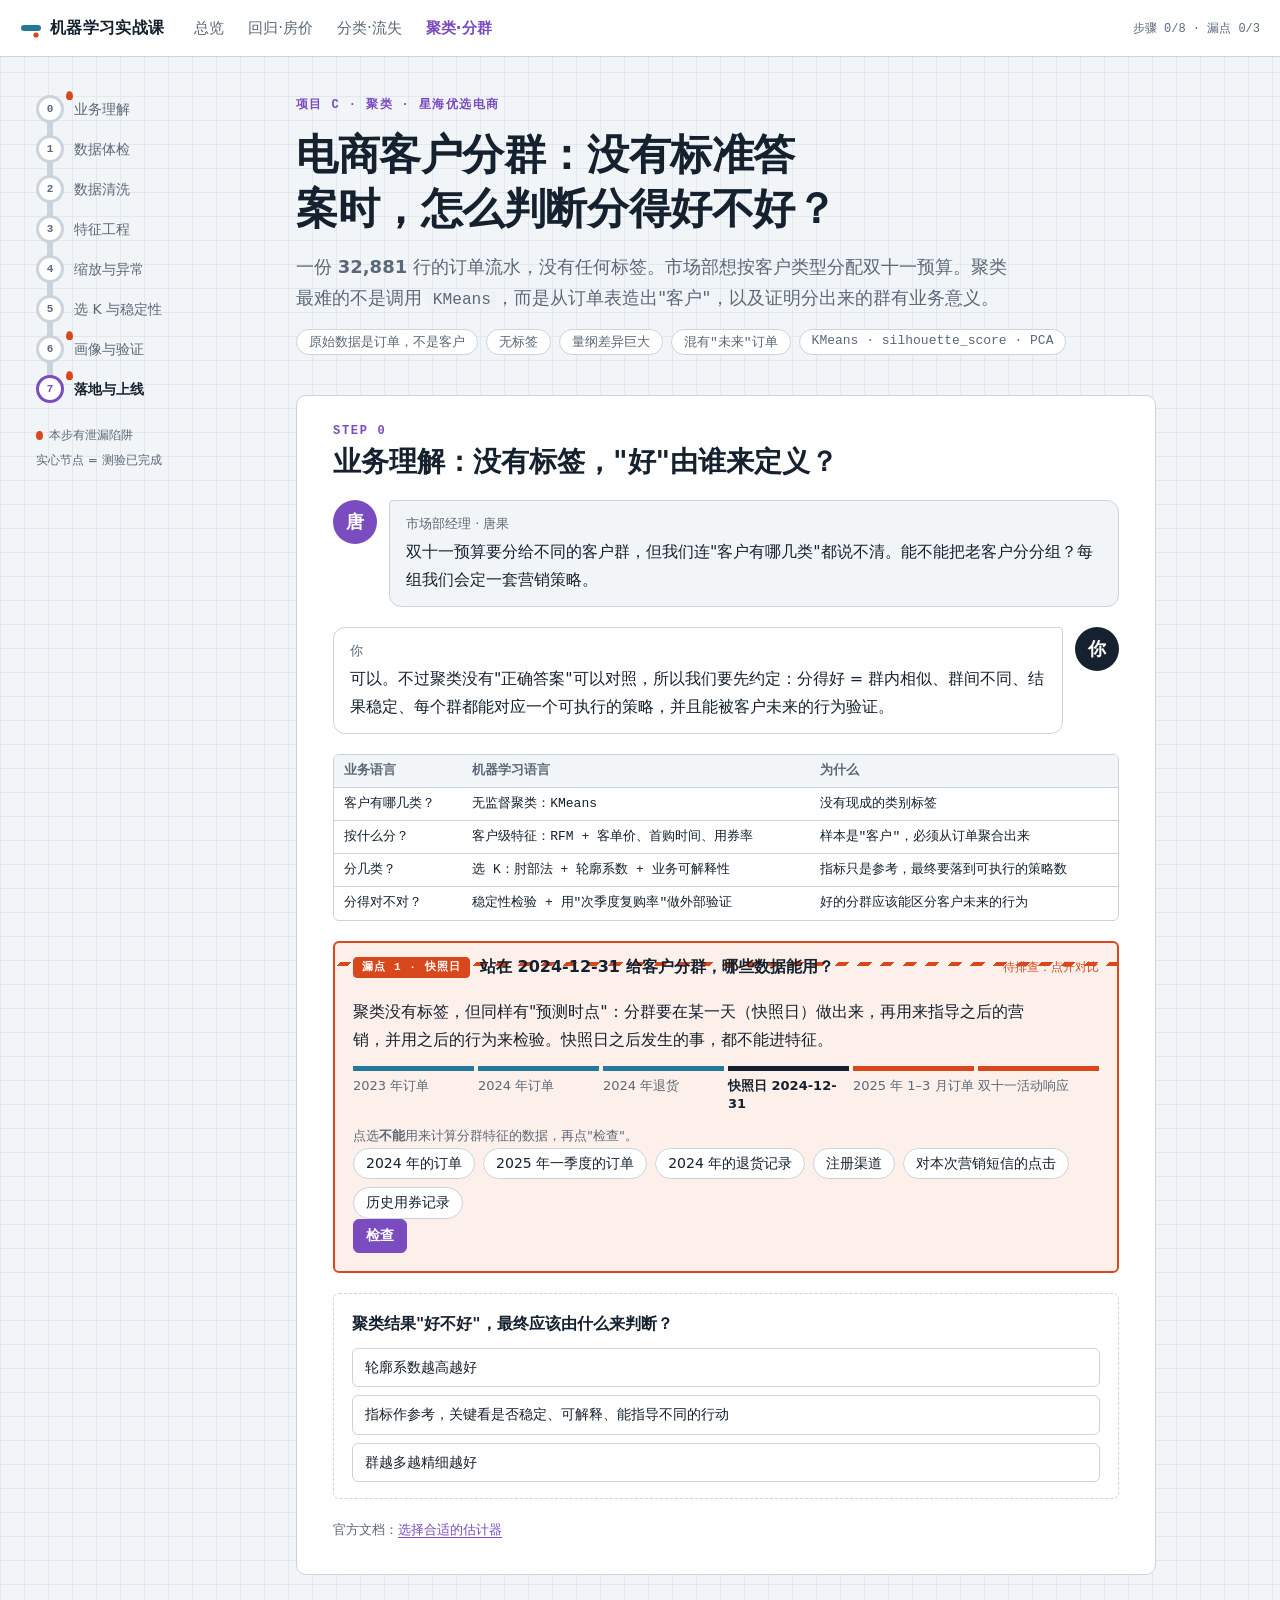
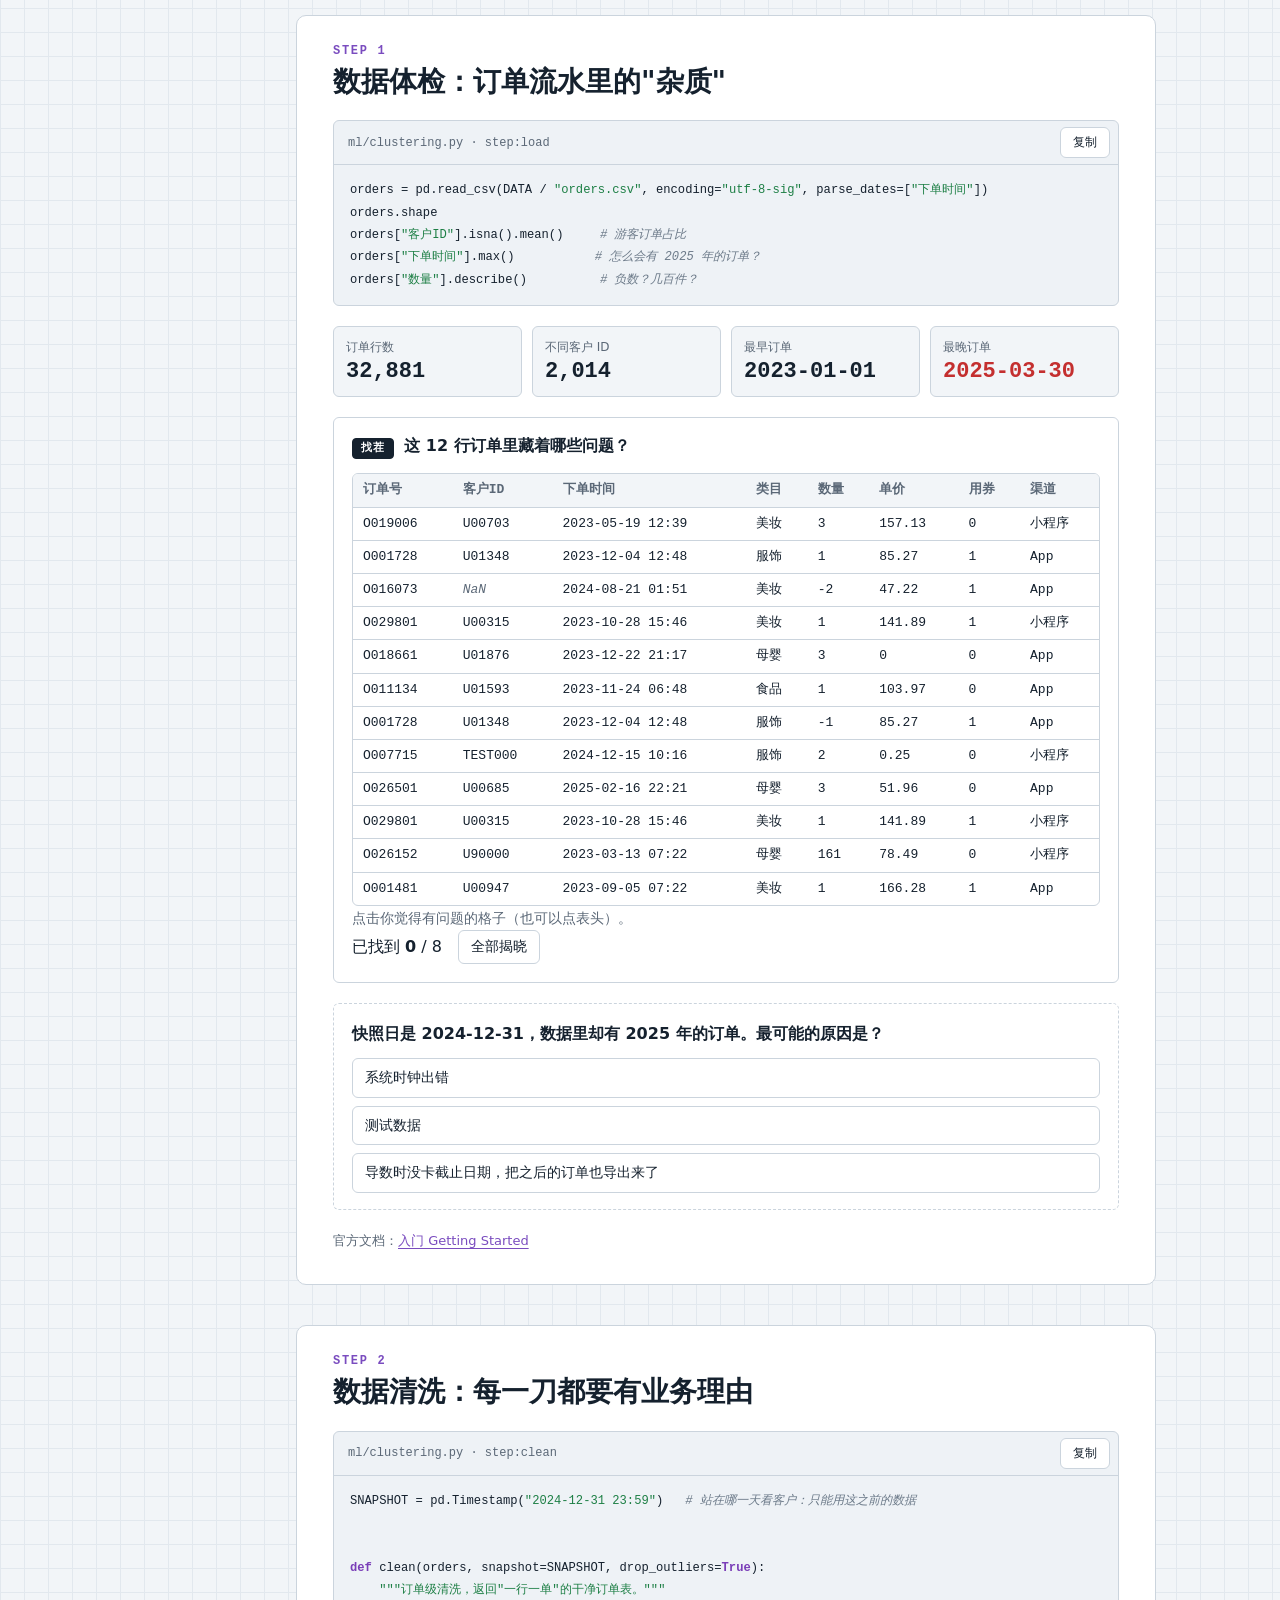
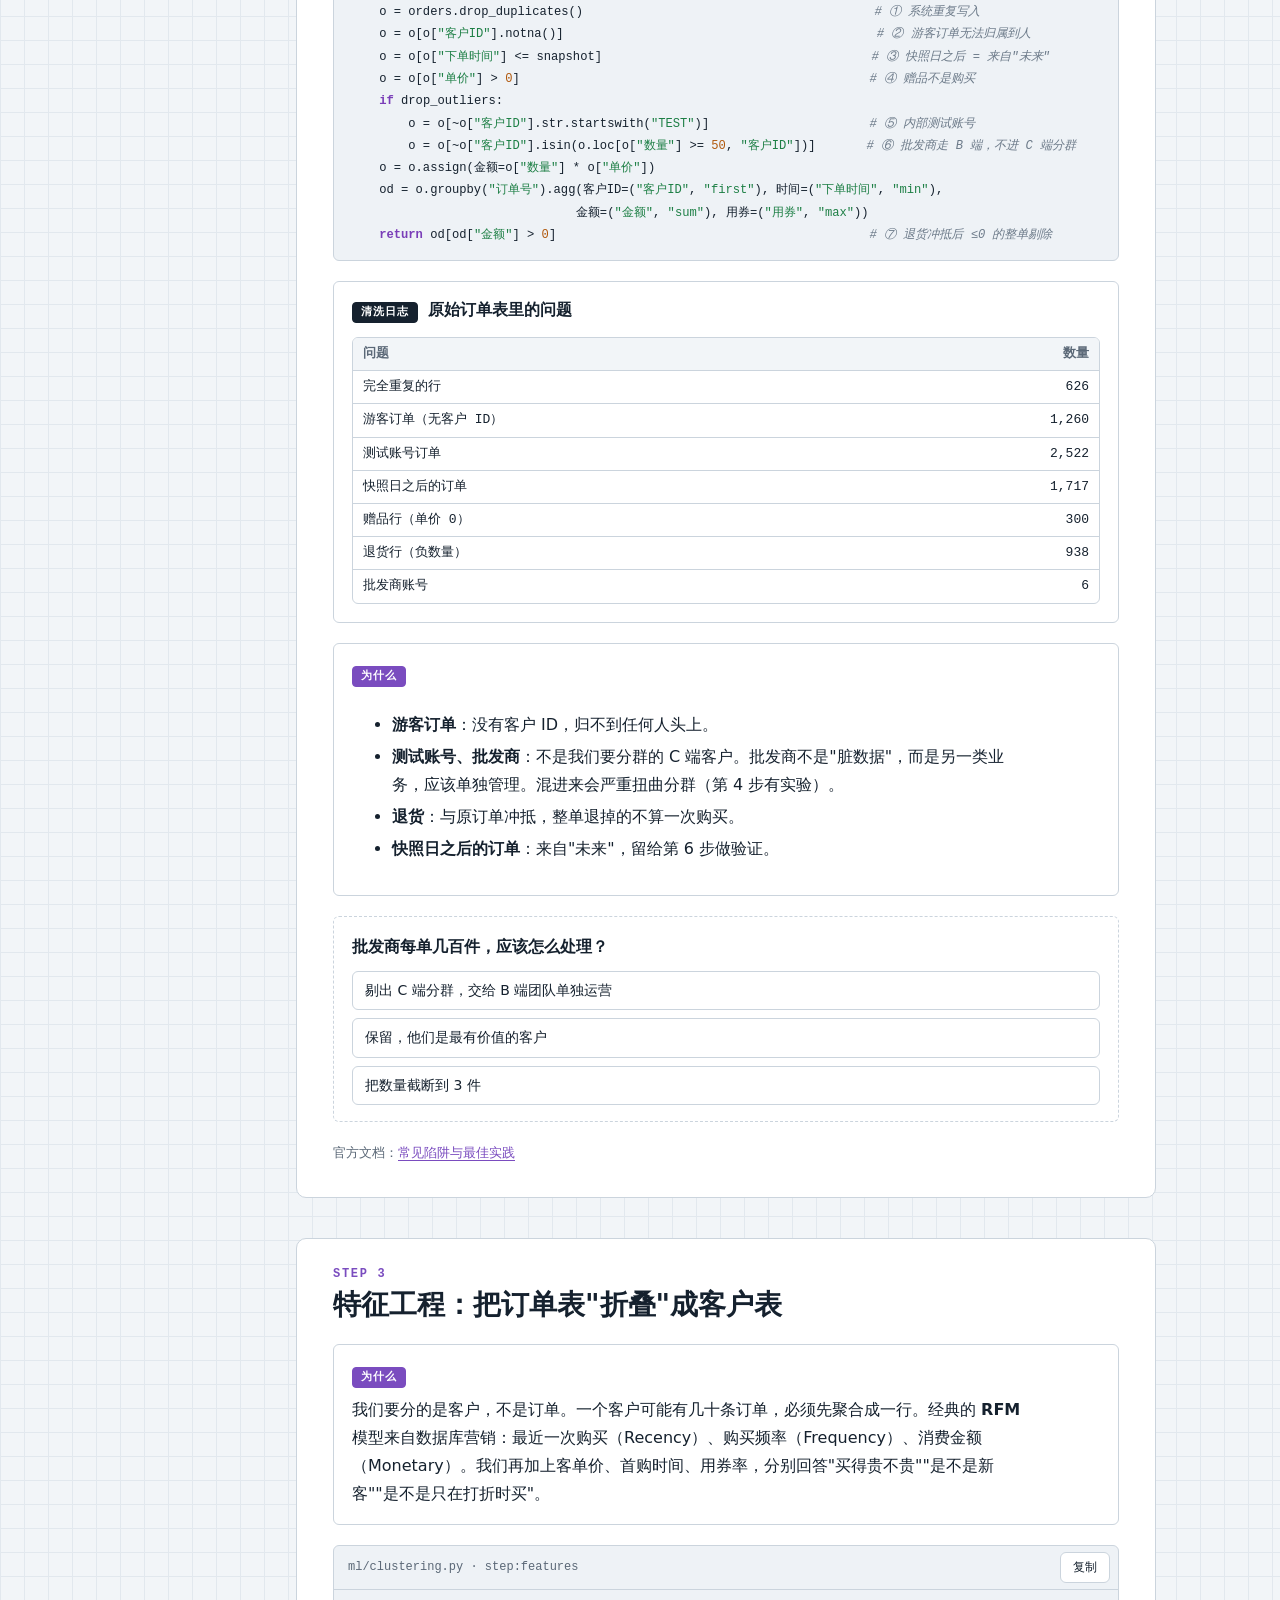
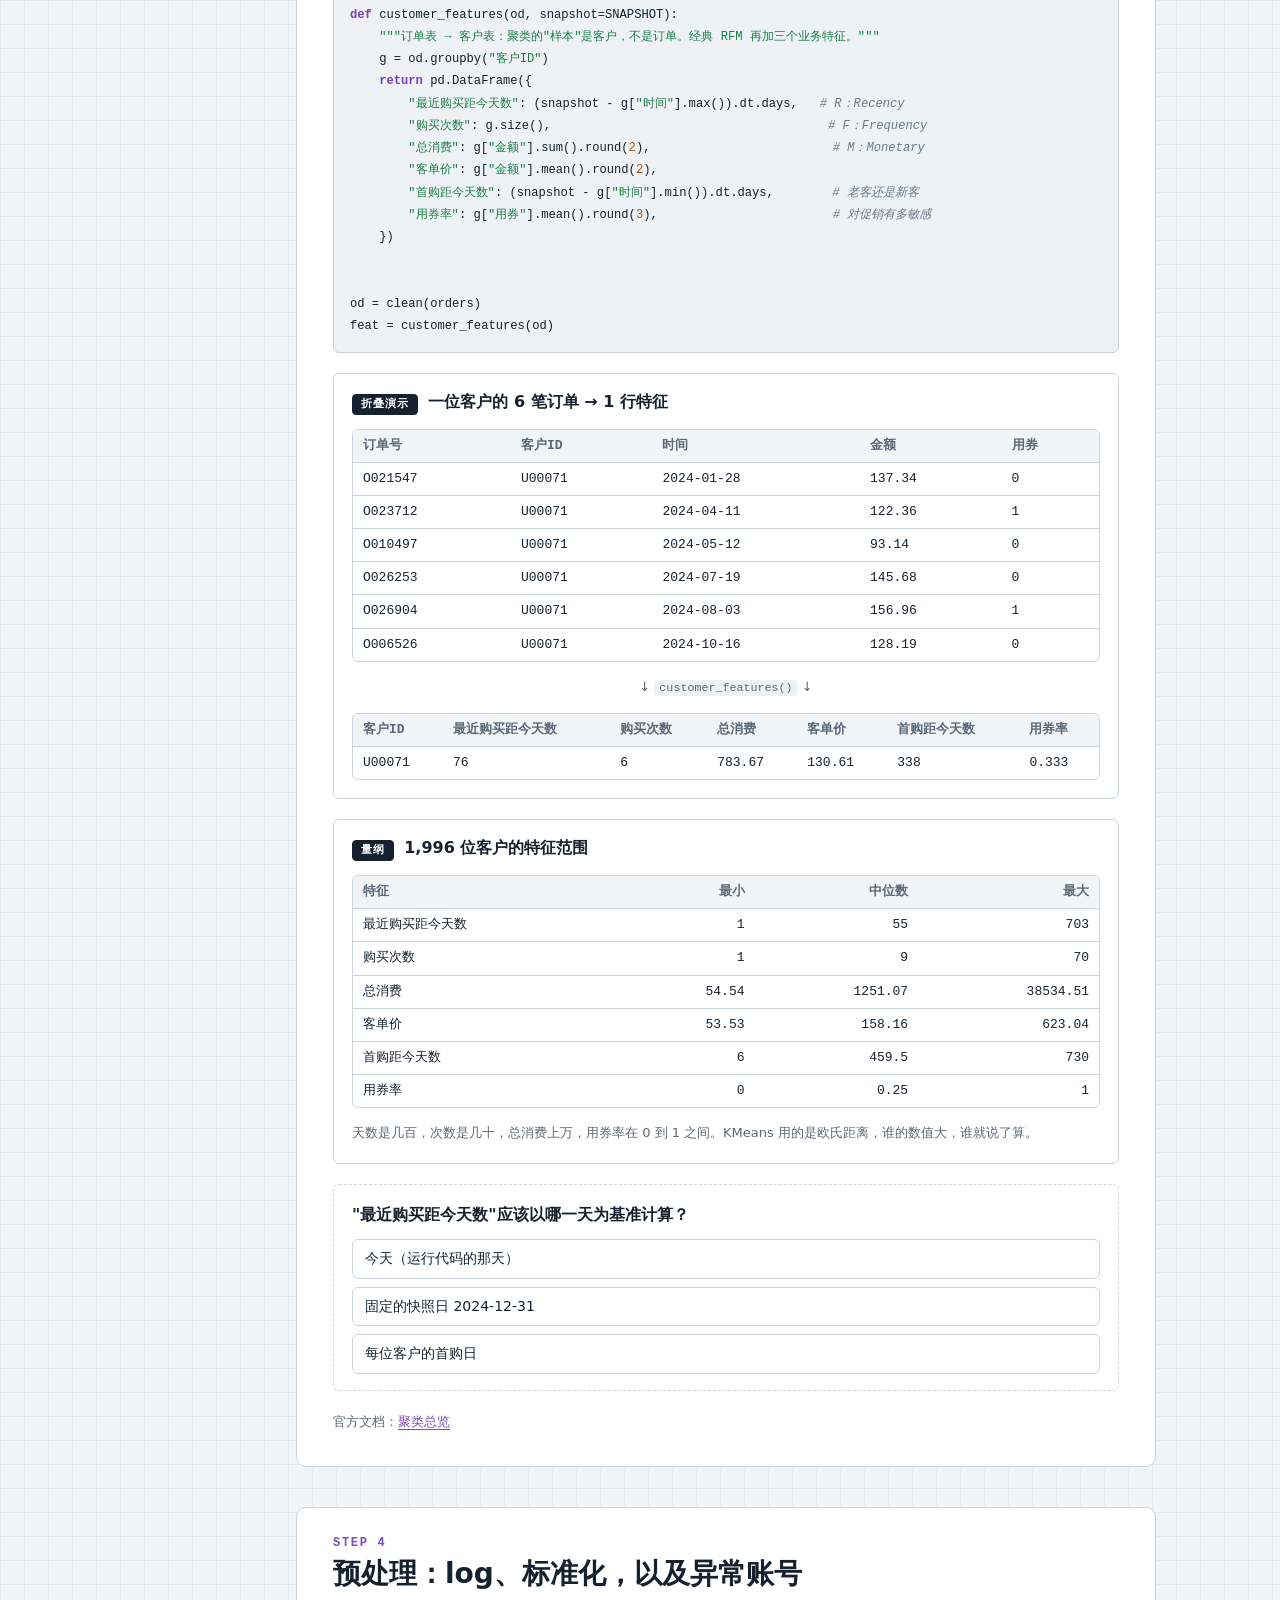
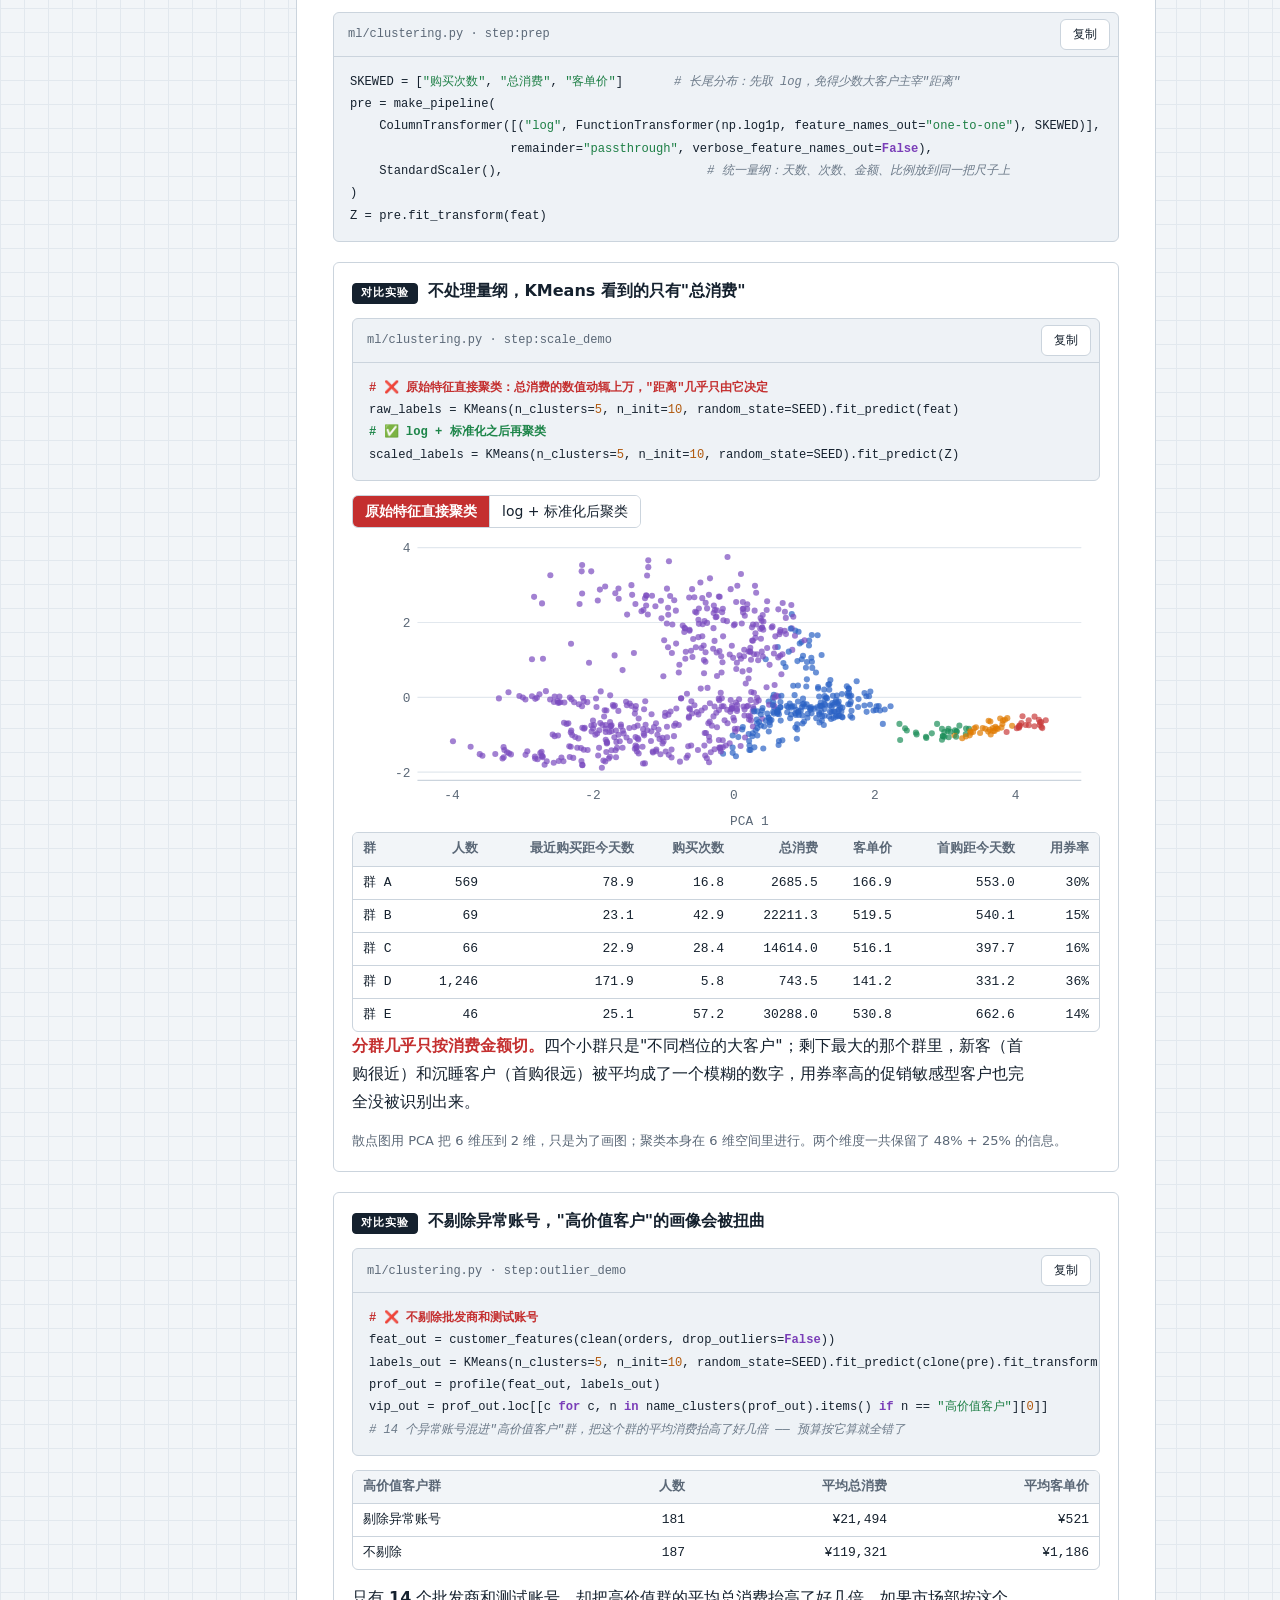
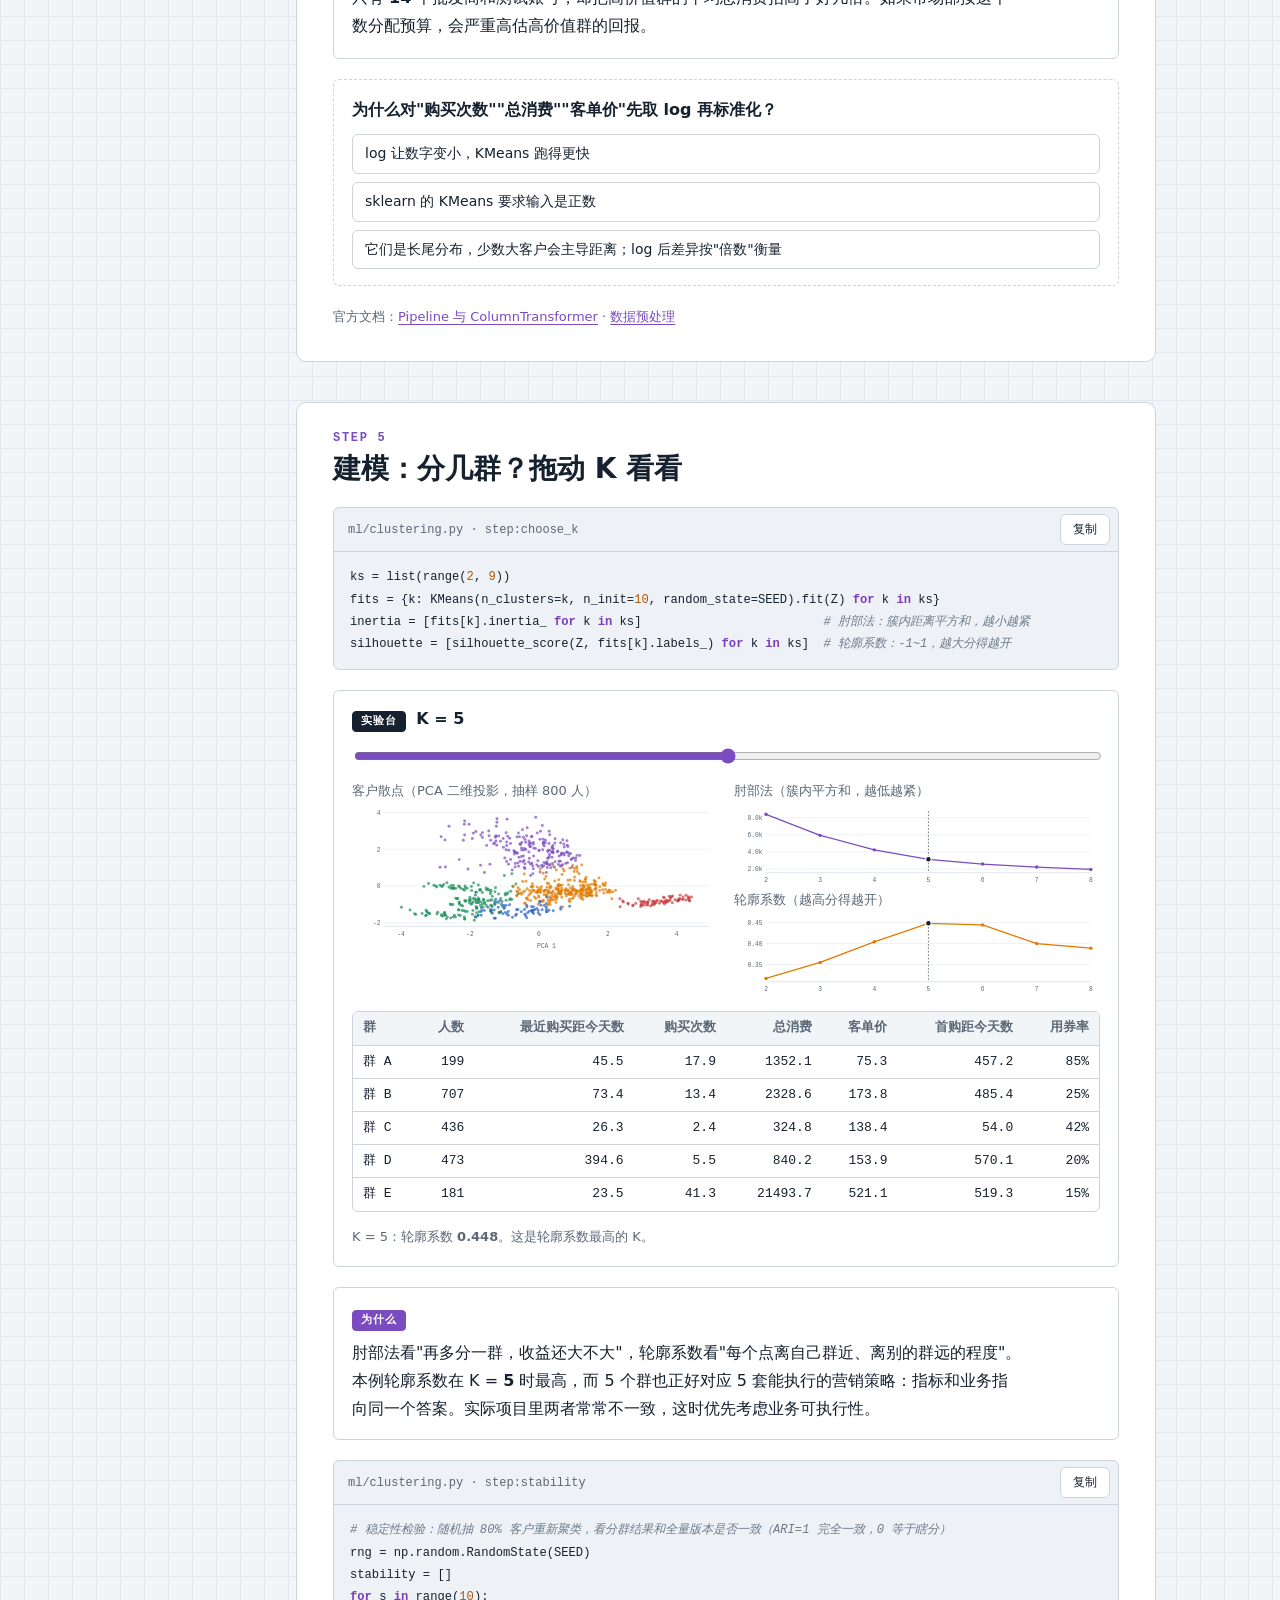
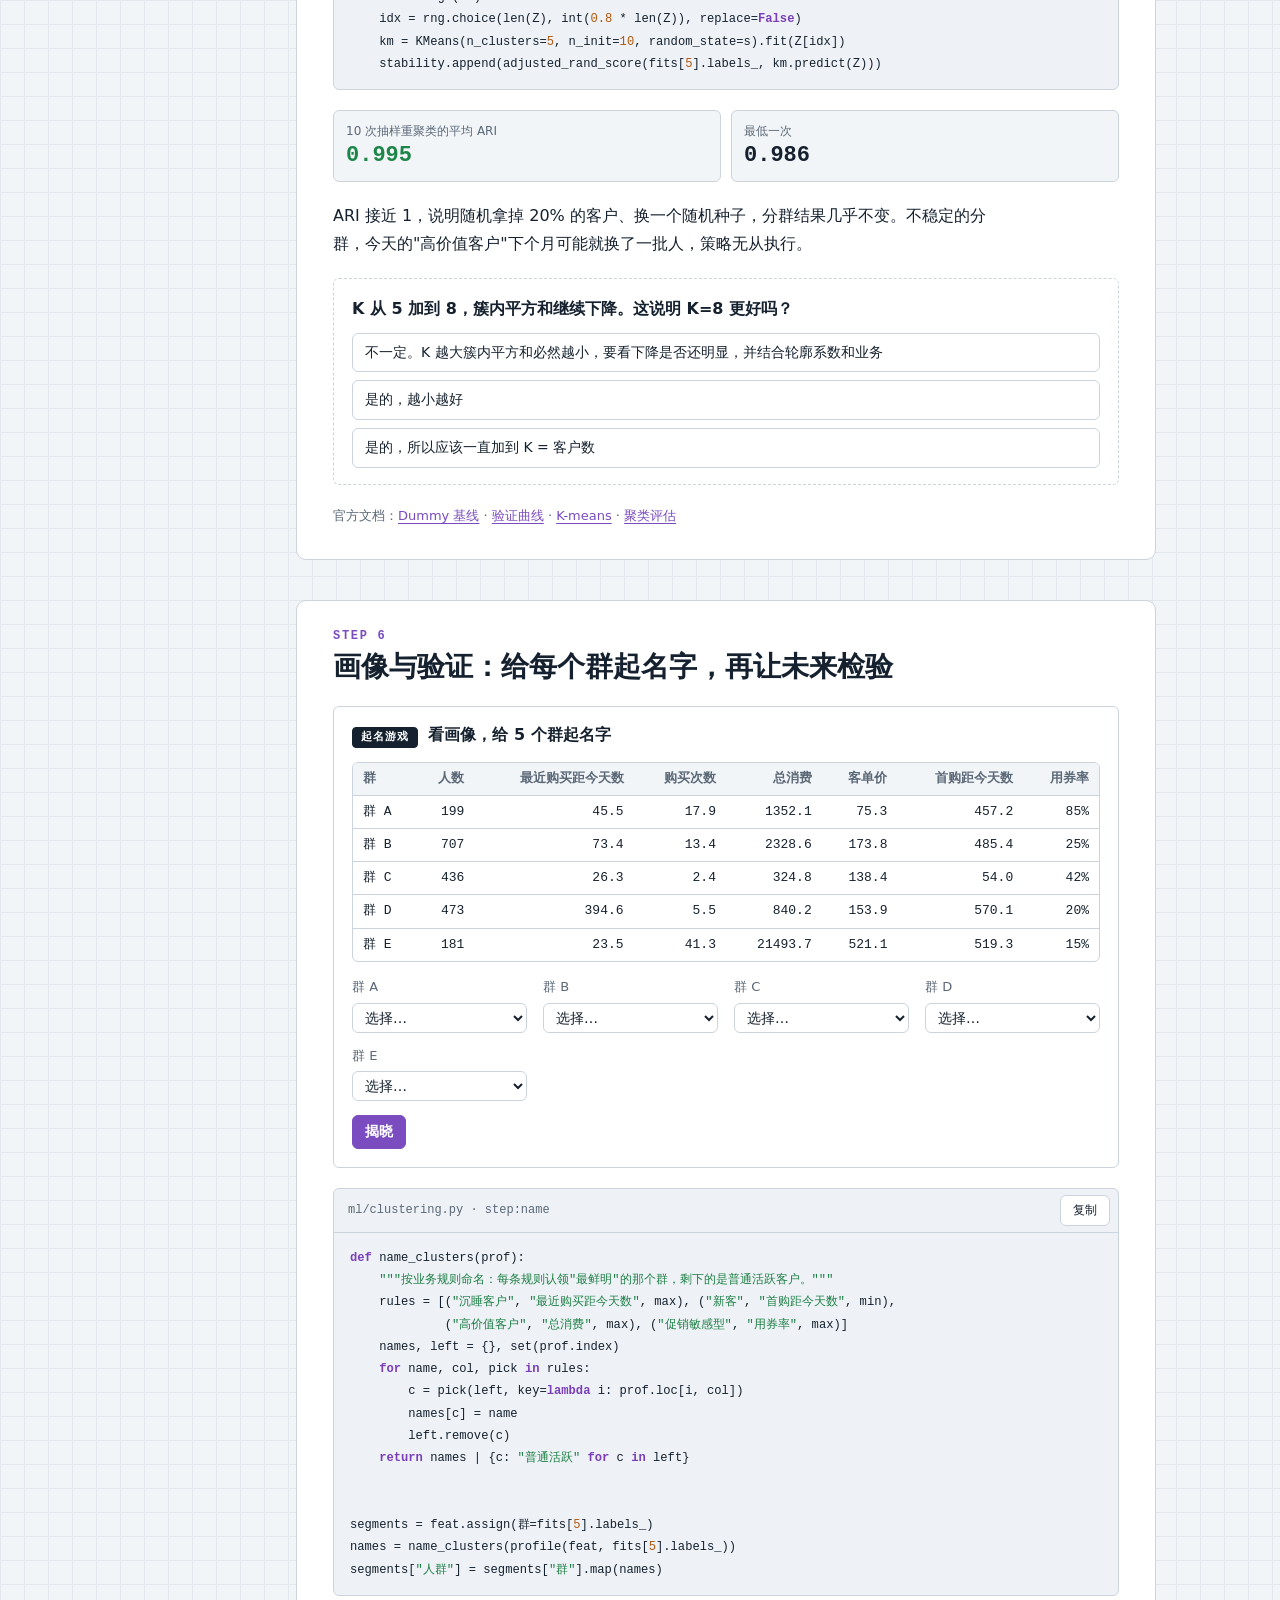
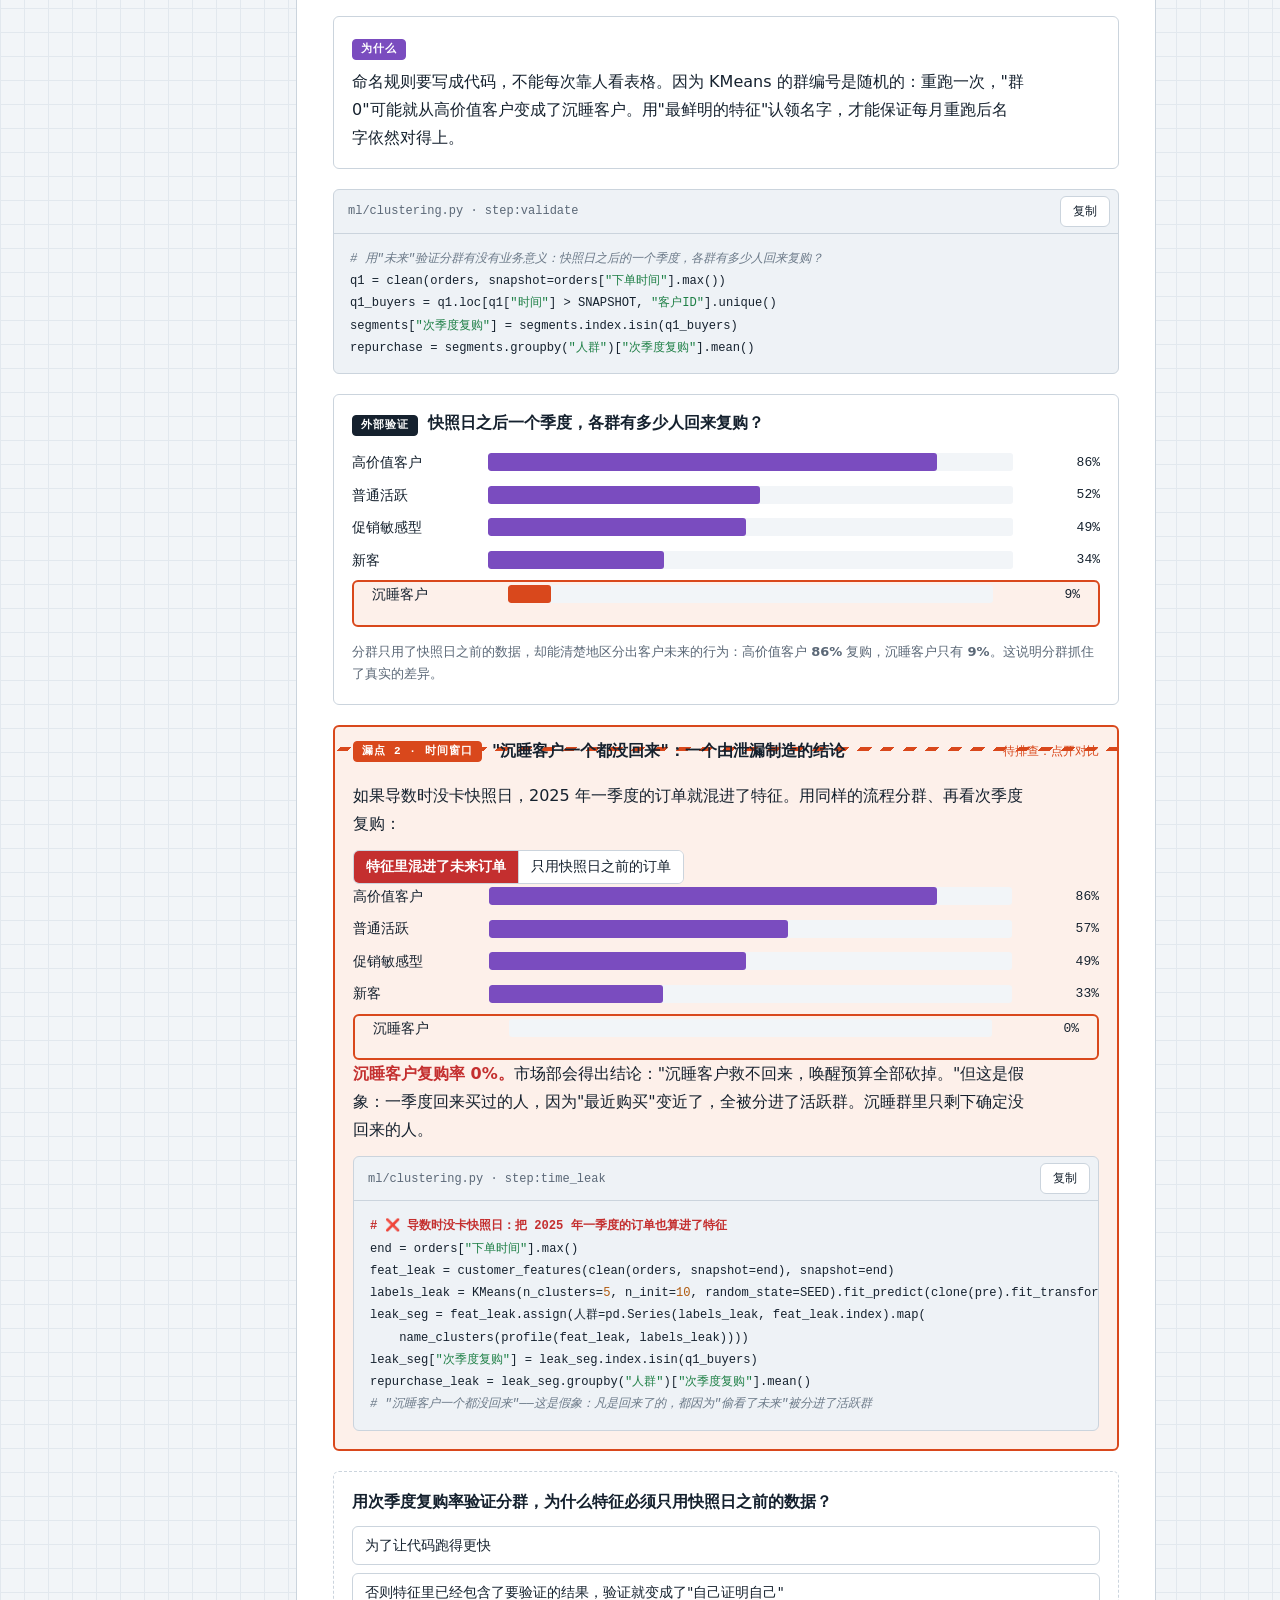
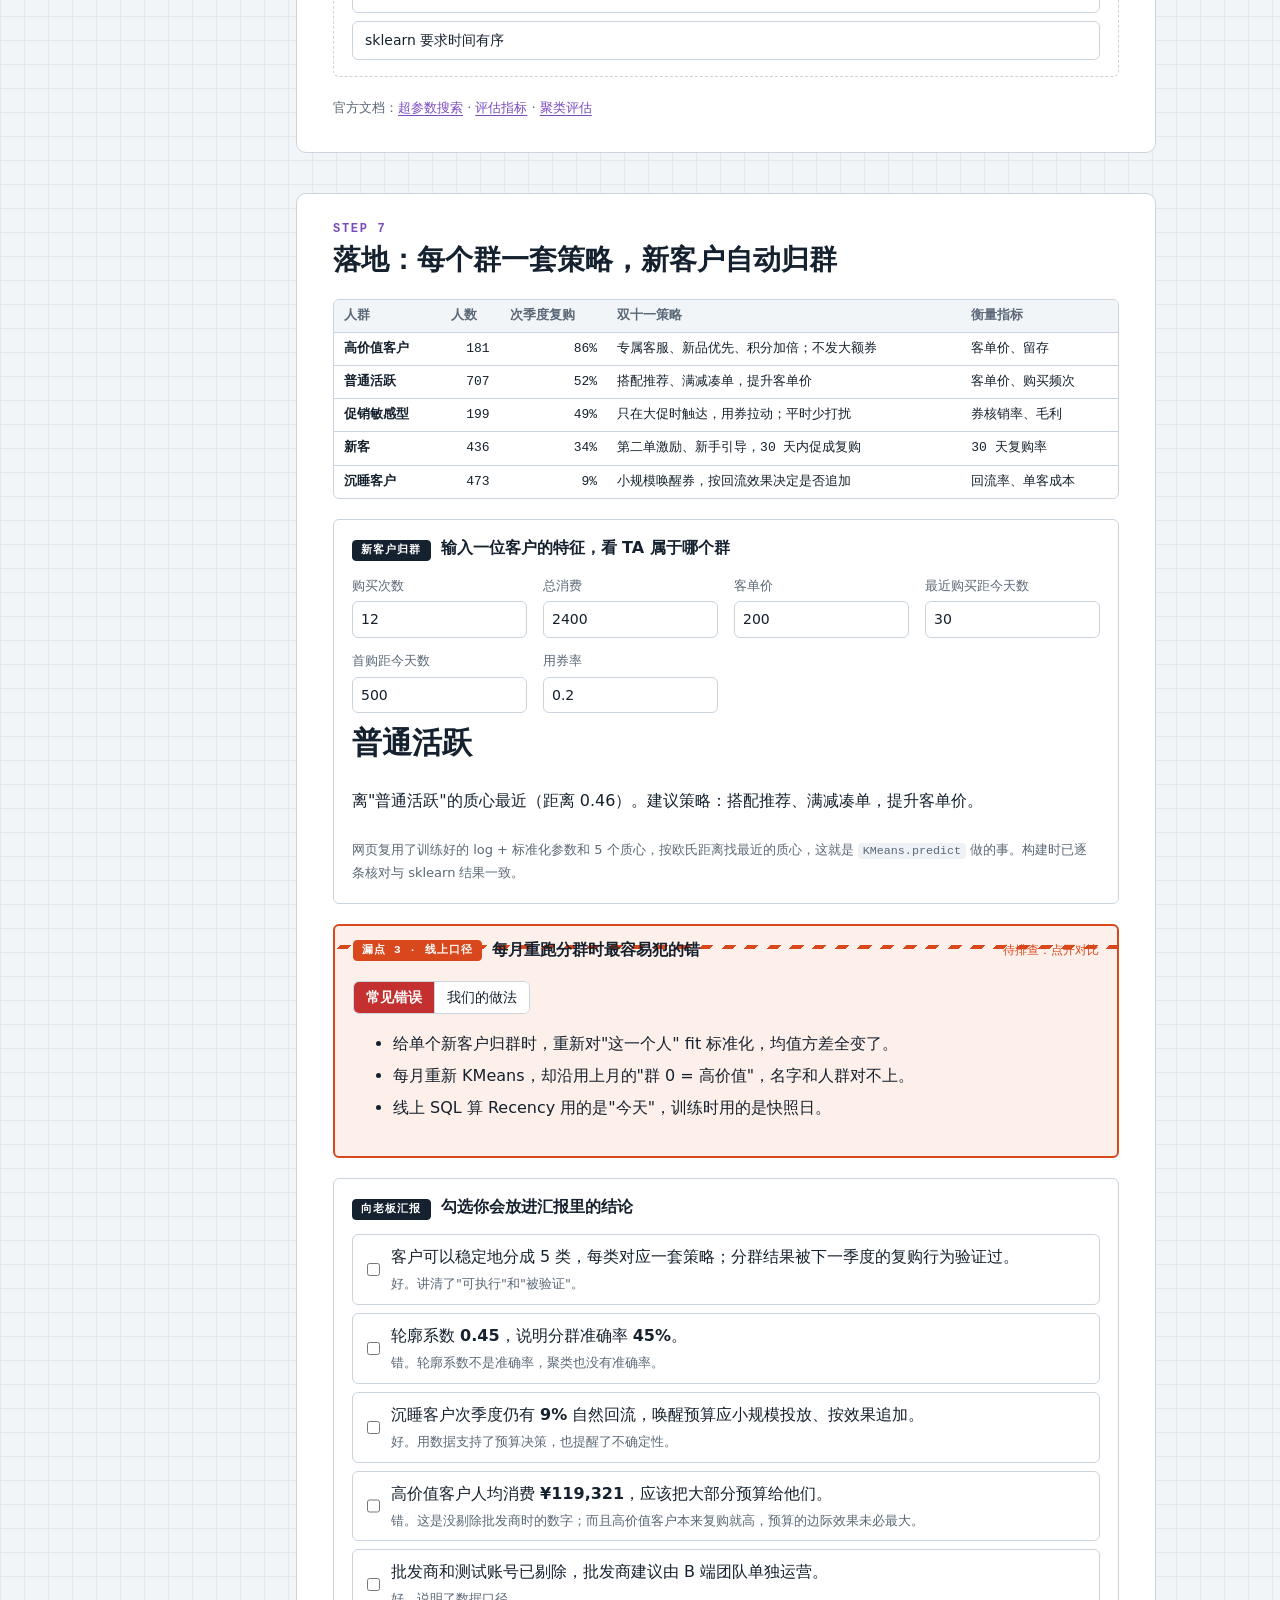
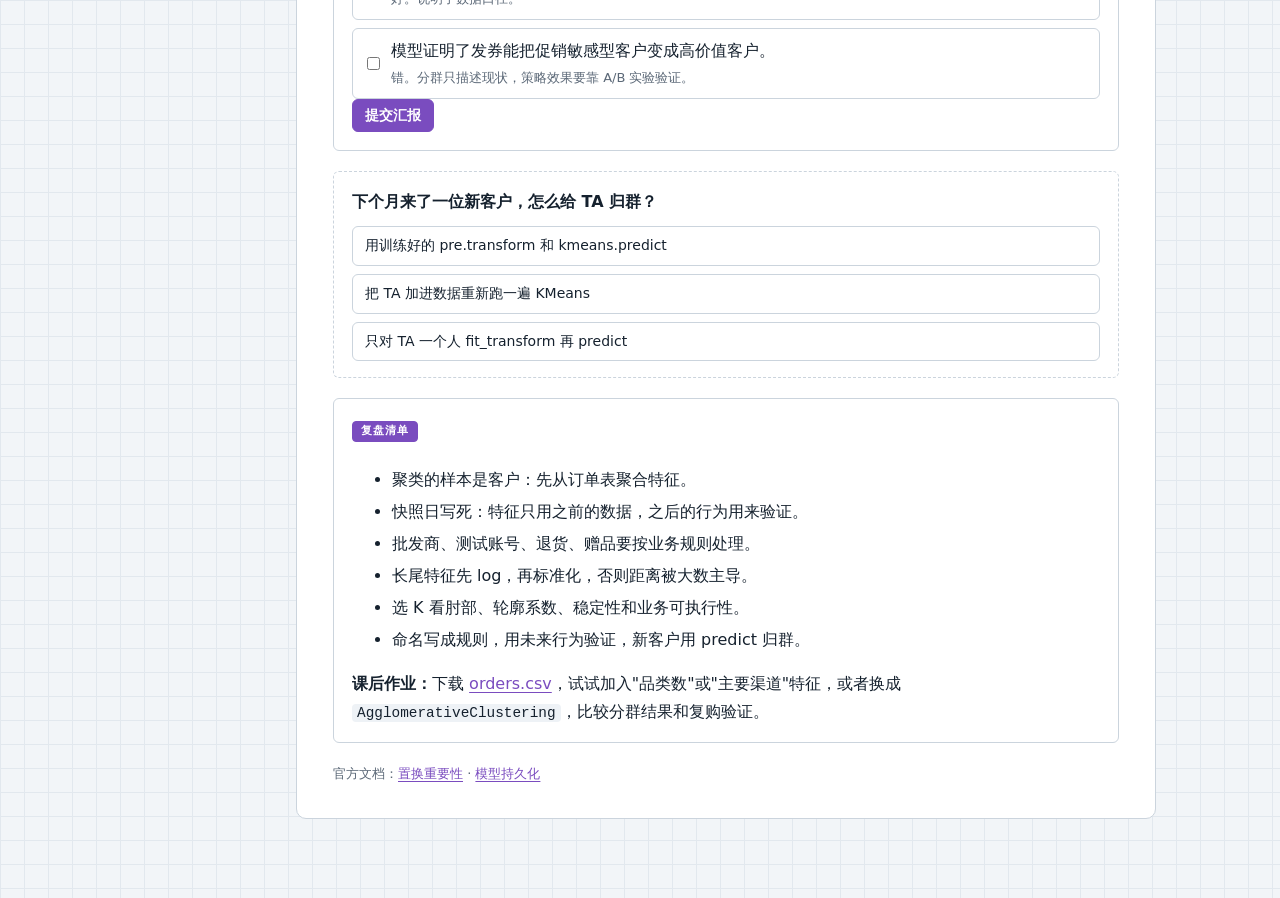
<file: site/clustering.html>
<!doctype html>
<html lang="zh-CN">
<head>
<meta charset="utf-8">
<title>电商客户分群 · 机器学习实战课</title>
<meta name="viewport" content="width=device-width, initial-scale=1, viewport-fit=cover">
<meta name="claude:viewport-fit-sides" content="cover">
<link rel="stylesheet" href="assets/style.css">
</head>
<body data-page="clu">
<header class="top"><div class="top-in">
  <a class="brand" href="index.html"><svg width="22" height="22" viewBox="0 0 22 22" aria-hidden="true"><rect x="1" y="8" width="20" height="6" rx="3" style="fill:var(--pipe)"/><circle cx="16" cy="18" r="2.6" style="fill:var(--leak)"/></svg>机器学习实战课</a>
  <nav><a href="index.html">总览</a><a href="regression.html">回归·房价</a><a href="classification.html">分类·流失</a><a href="clustering.html" aria-current="page">聚类·分群</a></nav>
  <span class="meter"></span>
</div></header>

<div class="wrap layout">
<aside class="rail" id="rail" aria-label="步骤导航"></aside>
<main>

<section class="hero">
  <span class="eyebrow">项目 C · 聚类 · 星海优选电商</span>
  <h1>电商客户分群：没有标准答案时，怎么判断分得好不好？</h1>
  <p class="lede">一份 <b data-v="CLU.n_orders" data-f="int"></b> 行的订单流水，没有任何标签。市场部想按客户类型分配双十一预算。聚类最难的不是调用 <code>KMeans</code>，而是从订单表造出"客户"，以及证明分出来的群有业务意义。</p>
  <div class="facts">
    <span>原始数据是订单，不是客户</span><span>无标签</span><span>量纲差异巨大</span><span>混有"未来"订单</span>
    <span>KMeans · silhouette_score · PCA</span>
  </div>
</section>

<!-- ============================== 0 ============================== -->
<section class="step" id="s0" data-step="0" data-title="业务理解">
  <header class="step-head"><span class="step-no">STEP 0</span><h2>业务理解：没有标签，"好"由谁来定义？</h2></header>
  <div class="npc"><div class="ava">唐</div><div class="bubble"><div class="who">市场部经理 · 唐果</div>双十一预算要分给不同的客户群，但我们连"客户有哪几类"都说不清。能不能把老客户分分组？每组我们会定一套营销策略。</div></div>
  <div class="npc me"><div class="ava">你</div><div class="bubble"><div class="who">你</div>可以。不过聚类没有"正确答案"可以对照，所以我们要先约定：分得好 = 群内相似、群间不同、结果稳定、每个群都能对应一个可执行的策略，并且能被客户未来的行为验证。</div></div>
  <div class="tbl"><table>
    <thead><tr><th>业务语言</th><th>机器学习语言</th><th>为什么</th></tr></thead>
    <tbody>
      <tr><td>客户有哪几类？</td><td>无监督聚类：KMeans</td><td>没有现成的类别标签</td></tr>
      <tr><td>按什么分？</td><td>客户级特征：RFM + 客单价、首购时间、用券率</td><td>样本是"客户"，必须从订单聚合出来</td></tr>
      <tr><td>分几类？</td><td>选 K：肘部法 + 轮廓系数 + 业务可解释性</td><td>指标只是参考，最终要落到可执行的策略数</td></tr>
      <tr><td>分得对不对？</td><td>稳定性检验 + 用"次季度复购率"做外部验证</td><td>好的分群应该能区分客户未来的行为</td></tr>
    </tbody>
  </table></div>
  <aside class="leak" data-id="clu-snapshot">
    <div class="leak-head"><span class="tag">漏点 1 · 快照日</span><h3>站在 2024-12-31 给客户分群，哪些数据能用？</h3><span class="seen"></span></div>
    <p class="prose">聚类没有标签，但同样有"预测时点"：分群要在某一天（快照日）做出来，再用来指导之后的营销，并用之后的行为来检验。快照日之后发生的事，都不能进特征。</p>
    <div class="timeline"><div>2023 年订单</div><div>2024 年订单</div><div>2024 年退货</div><div class="now">快照日 2024-12-31</div><div class="after">2025 年 1–3 月订单</div><div class="after">双十一活动响应</div></div>
    <div class="classify">
      <p class="hint">点选<b>不能</b>用来计算分群特征的数据，再点"检查"。</p>
      <div class="chips">
        <button class="chip" data-leak="0" data-why="快照日之前">2024 年的订单</button>
        <button class="chip" data-leak="1" data-why="快照日之后，是用来验证的'未来'">2025 年一季度的订单</button>
        <button class="chip" data-leak="0" data-why="快照日之前的退货要冲抵">2024 年的退货记录</button>
        <button class="chip" data-leak="0" data-why="注册时就有">注册渠道</button>
        <button class="chip" data-leak="1" data-why="营销之后才发生">对本次营销短信的点击</button>
        <button class="chip" data-leak="0" data-why="快照日之前">历史用券记录</button>
      </div>
      <div class="row"><button class="go primary">检查</button><span class="msg"></span></div>
    </div>
  </aside>
  <div class="quiz" data-answer="1">
    <p class="q">聚类结果"好不好"，最终应该由什么来判断？</p>
    <div class="opts"><button>轮廓系数越高越好</button><button>指标作参考，关键看是否稳定、可解释、能指导不同的行动</button><button>群越多越精细越好</button></div>
    <p class="explain">轮廓系数衡量几何上分得开不开，但市场部要的是"每个群一套策略"。一个分得很开、却没法解释或执行的分群，业务价值为零。</p>
  </div>
</section>

<!-- ============================== 1 ============================== -->
<section class="step" id="s1" data-step="1" data-title="数据体检">
  <header class="step-head"><span class="step-no">STEP 1</span><h2>数据体检：订单流水里的"杂质"</h2></header>
  <div data-code="CLU.code.load"></div>
  <div class="kpis">
    <div class="kpi"><div class="k">订单行数</div><div class="v" data-v="CLU.n_orders" data-f="int"></div></div>
    <div class="kpi"><div class="k">不同客户 ID</div><div class="v" data-v="CLU.n_ids" data-f="int"></div></div>
    <div class="kpi"><div class="k">最早订单</div><div class="v" data-v="CLU.date_min"></div></div>
    <div class="kpi bad"><div class="k">最晚订单</div><div class="v" data-v="CLU.date_max"></div></div>
  </div>
  <div class="lab">
    <div class="lab-title"><span class="tag">找茬</span><h3>这 12 行订单里藏着哪些问题？</h3></div>
    <div id="spot"></div>
  </div>
  <div class="quiz" data-answer="2">
    <p class="q">快照日是 2024-12-31，数据里却有 2025 年的订单。最可能的原因是？</p>
    <div class="opts"><button>系统时钟出错</button><button>测试数据</button><button>导数时没卡截止日期，把之后的订单也导出来了</button></div>
    <p class="explain">数据仓库是持续更新的，导数脚本只要少写一个日期条件，"未来"就混进来了。这是聚类项目里最隐蔽的泄漏，第 6 步会看到它造成的假象。</p>
  </div>
</section>

<!-- ============================== 2 ============================== -->
<section class="step" id="s2" data-step="2" data-title="数据清洗">
  <header class="step-head"><span class="step-no">STEP 2</span><h2>数据清洗：每一刀都要有业务理由</h2></header>
  <div data-code="CLU.code.clean"></div>
  <div class="lab">
    <div class="lab-title"><span class="tag">清洗日志</span><h3>原始订单表里的问题</h3></div>
    <div id="clean-log"></div>
  </div>
  <div class="why"><span class="tag">为什么</span><ul class="prose">
    <li><b>游客订单</b>：没有客户 ID，归不到任何人头上。</li>
    <li><b>测试账号、批发商</b>：不是我们要分群的 C 端客户。批发商不是"脏数据"，而是另一类业务，应该单独管理。混进来会严重扭曲分群（第 4 步有实验）。</li>
    <li><b>退货</b>：与原订单冲抵，整单退掉的不算一次购买。</li>
    <li><b>快照日之后的订单</b>：来自"未来"，留给第 6 步做验证。</li>
  </ul></div>
  <div class="quiz" data-answer="0">
    <p class="q">批发商每单几百件，应该怎么处理？</p>
    <div class="opts"><button>剔出 C 端分群，交给 B 端团队单独运营</button><button>保留，他们是最有价值的客户</button><button>把数量截断到 3 件</button></div>
    <p class="explain">他们是真实客户，但属于另一种业务模式。混在一起，聚类会被他们的极端数值主导；截断则是篡改了数据。</p>
  </div>
</section>

<!-- ============================== 3 ============================== -->
<section class="step" id="s3" data-step="3" data-title="特征工程">
  <header class="step-head"><span class="step-no">STEP 3</span><h2>特征工程：把订单表"折叠"成客户表</h2></header>
  <div class="why"><span class="tag">为什么</span><p class="prose">我们要分的是客户，不是订单。一个客户可能有几十条订单，必须先聚合成一行。经典的 <b>RFM</b> 模型来自数据库营销：最近一次购买（Recency）、购买频率（Frequency）、消费金额（Monetary）。我们再加上客单价、首购时间、用券率，分别回答"买得贵不贵""是不是新客""是不是只在打折时买"。</p></div>
  <div data-code="CLU.code.features"></div>
  <div class="lab">
    <div class="lab-title"><span class="tag">折叠演示</span><h3>一位客户的 6 笔订单 → 1 行特征</h3></div>
    <div id="agg-orders"></div>
    <p class="hint" style="text-align:center">↓ <code>customer_features()</code> ↓</p>
    <div id="agg-row"></div>
  </div>
  <div class="lab">
    <div class="lab-title"><span class="tag">量纲</span><h3><span data-v="CLU.n_customers" data-f="int"></span> 位客户的特征范围</h3></div>
    <div id="feat-desc"></div>
    <p class="hint">天数是几百，次数是几十，总消费上万，用券率在 0 到 1 之间。KMeans 用的是欧氏距离，谁的数值大，谁就说了算。</p>
  </div>
  <div class="quiz" data-answer="1">
    <p class="q">"最近购买距今天数"应该以哪一天为基准计算？</p>
    <div class="opts"><button>今天（运行代码的那天）</button><button>固定的快照日 2024-12-31</button><button>每位客户的首购日</button></div>
    <p class="explain">用"今天"计算，同一份数据下个月再跑一遍，所有人的 Recency 都会变，结果无法复现，也无法和验证期对齐。快照日要写死在代码里。</p>
  </div>
</section>

<!-- ============================== 4 ============================== -->
<section class="step" id="s4" data-step="4" data-title="缩放与异常">
  <header class="step-head"><span class="step-no">STEP 4</span><h2>预处理：log、标准化，以及异常账号</h2></header>
  <div data-code="CLU.code.prep"></div>
  <div class="lab">
    <div class="lab-title"><span class="tag">对比实验</span><h3>不处理量纲，KMeans 看到的只有"总消费"</h3></div>
    <div data-code="CLU.code.scale_demo"></div>
    <div data-tabs id="scale-tabs">
      <div class="seg"><button data-show="raw" class="bad">原始特征直接聚类</button><button data-show="scaled" class="good">log + 标准化后聚类</button></div>
      <div data-pane="raw"><div id="scale-raw-plot"></div><div id="scale-raw-tbl"></div><p class="prose"><span class="verdict bad">分群几乎只按消费金额切。</span>四个小群只是"不同档位的大客户"；剩下最大的那个群里，新客（首购很近）和沉睡客户（首购很远）被平均成了一个模糊的数字，用券率高的促销敏感型客户也完全没被识别出来。</p></div>
      <div data-pane="scaled"><div id="scale-ok-plot"></div><div id="scale-ok-tbl"></div><p class="prose"><span class="verdict good">每个特征都有发言权。</span>各群在新旧、活跃度、价格敏感度上都拉开了差距。</p></div>
    </div>
    <p class="hint">散点图用 PCA 把 6 维压到 2 维，只是为了画图；聚类本身在 6 维空间里进行。两个维度一共保留了 <span data-v="CLU.pca.var.0" data-f="pct0"></span> + <span data-v="CLU.pca.var.1" data-f="pct0"></span> 的信息。</p>
  </div>
  <div class="lab">
    <div class="lab-title"><span class="tag">对比实验</span><h3>不剔除异常账号，"高价值客户"的画像会被扭曲</h3></div>
    <div data-code="CLU.code.outlier_demo"></div>
    <div id="outlier"></div>
    <p class="prose">只有 <b data-v="CLU.outlier_demo.n_outliers"></b> 个批发商和测试账号，却把高价值群的平均总消费抬高了好几倍。如果市场部按这个数分配预算，会严重高估高价值群的回报。</p>
  </div>
  <div class="quiz" data-answer="2">
    <p class="q">为什么对"购买次数""总消费""客单价"先取 log 再标准化？</p>
    <div class="opts"><button>log 让数字变小，KMeans 跑得更快</button><button>sklearn 的 KMeans 要求输入是正数</button><button>它们是长尾分布，少数大客户会主导距离；log 后差异按"倍数"衡量</button></div>
    <p class="explain">消费 100 元和 1000 元的差距，与 1000 元和 10000 元的差距，在业务上更接近"同等程度"。log 正好表达了这种按倍数的比较。</p>
  </div>
</section>

<!-- ============================== 5 ============================== -->
<section class="step" id="s5" data-step="5" data-title="选 K 与稳定性">
  <header class="step-head"><span class="step-no">STEP 5</span><h2>建模：分几群？拖动 K 看看</h2></header>
  <div data-code="CLU.code.choose_k"></div>
  <div class="lab" id="k-lab">
    <div class="lab-title"><span class="tag">实验台</span><h3>K = <span id="k-v"></span></h3></div>
    <input type="range" id="k" min="2" max="8" step="1" value="5" aria-label="簇数 K">
    <div class="split">
      <div><p class="hint">客户散点（PCA 二维投影，抽样 800 人）</p><div id="k-plot"></div></div>
      <div><p class="hint">肘部法（簇内平方和，越低越紧）</p><div id="k-elbow"></div><p class="hint">轮廓系数（越高分得越开）</p><div id="k-sil"></div></div>
    </div>
    <div id="k-profile"></div>
    <p class="hint" id="k-note"></p>
  </div>
  <div class="why"><span class="tag">为什么</span><p class="prose">肘部法看"再多分一群，收益还大不大"，轮廓系数看"每个点离自己群近、离别的群远的程度"。本例轮廓系数在 K = <b data-v="CLU.sil_best_k"></b> 时最高，而 5 个群也正好对应 5 套能执行的营销策略：指标和业务指向同一个答案。实际项目里两者常常不一致，这时优先考虑业务可执行性。</p></div>
  <div data-code="CLU.code.stability"></div>
  <div class="kpis">
    <div class="kpi good"><div class="k">10 次抽样重聚类的平均 ARI</div><div class="v" id="ari"></div></div>
    <div class="kpi"><div class="k">最低一次</div><div class="v" id="ari-min"></div></div>
  </div>
  <p class="prose">ARI 接近 1，说明随机拿掉 20% 的客户、换一个随机种子，分群结果几乎不变。不稳定的分群，今天的"高价值客户"下个月可能就换了一批人，策略无从执行。</p>
  <div class="quiz" data-answer="0">
    <p class="q">K 从 5 加到 8，簇内平方和继续下降。这说明 K=8 更好吗？</p>
    <div class="opts"><button>不一定。K 越大簇内平方和必然越小，要看下降是否还明显，并结合轮廓系数和业务</button><button>是的，越小越好</button><button>是的，所以应该一直加到 K = 客户数</button></div>
    <p class="explain">K 等于客户数时簇内平方和为 0，但毫无意义。肘部法找的是"拐点"，不是最小值。</p>
  </div>
</section>

<!-- ============================== 6 ============================== -->
<section class="step" id="s6" data-step="6" data-title="画像与验证">
  <header class="step-head"><span class="step-no">STEP 6</span><h2>画像与验证：给每个群起名字，再让未来检验</h2></header>
  <div class="lab">
    <div class="lab-title"><span class="tag">起名游戏</span><h3>看画像，给 5 个群起名字</h3></div>
    <div id="name-tbl"></div>
    <div class="fields" id="name-in"></div>
    <div class="row"><button class="primary" id="name-go">揭晓</button><span id="name-msg"></span></div>
  </div>
  <div data-code="CLU.code.name"></div>
  <div class="why"><span class="tag">为什么</span><p class="prose">命名规则要写成代码，不能每次靠人看表格。因为 KMeans 的群编号是随机的：重跑一次，"群 0"可能就从高价值客户变成了沉睡客户。用"最鲜明的特征"认领名字，才能保证每月重跑后名字依然对得上。</p></div>
  <div data-code="CLU.code.validate"></div>
  <div class="lab">
    <div class="lab-title"><span class="tag">外部验证</span><h3>快照日之后一个季度，各群有多少人回来复购？</h3></div>
    <div id="repurchase"></div>
    <p class="hint">分群只用了快照日之前的数据，却能清楚地区分出客户未来的行为：高价值客户 <b data-v="CLU.repurchase.高价值客户" data-f="pct0"></b> 复购，沉睡客户只有 <b data-v="CLU.repurchase.沉睡客户" data-f="pct0"></b>。这说明分群抓住了真实的差异。</p>
  </div>
  <aside class="leak" data-id="clu-window">
    <div class="leak-head"><span class="tag">漏点 2 · 时间窗口</span><h3>"沉睡客户一个都没回来"：一个由泄漏制造的结论</h3><span class="seen"></span></div>
    <p class="prose">如果导数时没卡快照日，2025 年一季度的订单就混进了特征。用同样的流程分群、再看次季度复购：</p>
    <div data-tabs>
      <div class="seg"><button data-show="wrong" class="bad">特征里混进了未来订单</button><button data-show="right" class="good">只用快照日之前的订单</button></div>
      <div data-pane="wrong"><div id="rep-leak"></div><p class="prose"><span class="verdict bad">沉睡客户复购率 <b data-v="CLU.repurchase_leak.沉睡客户" data-f="pct0"></b>。</span>市场部会得出结论："沉睡客户救不回来，唤醒预算全部砍掉。"但这是假象：一季度回来买过的人，因为"最近购买"变近了，全被分进了活跃群。沉睡群里只剩下确定没回来的人。</p></div>
      <div data-pane="right"><div id="rep-ok"></div><p class="prose"><span class="verdict good">沉睡客户复购率 <b data-v="CLU.repurchase.沉睡客户" data-f="pct0"></b>。</span>不高，但不是零。给其中最有希望的一部分发唤醒券，可能是划算的。</p></div>
    </div>
    <div data-code="CLU.code.time_leak"></div>
  </aside>
  <div class="quiz" data-answer="1">
    <p class="q">用次季度复购率验证分群，为什么特征必须只用快照日之前的数据？</p>
    <div class="opts"><button>为了让代码跑得更快</button><button>否则特征里已经包含了要验证的结果，验证就变成了"自己证明自己"</button><button>sklearn 要求时间有序</button></div>
    <p class="explain">验证用的"未来"必须是模型没见过的。这和监督学习里测试集要封存是同一个道理。</p>
  </div>
</section>

<!-- ============================== 7 ============================== -->
<section class="step" id="s7" data-step="7" data-title="落地与上线">
  <header class="step-head"><span class="step-no">STEP 7</span><h2>落地：每个群一套策略，新客户自动归群</h2></header>
  <div class="tbl"><table>
    <thead><tr><th>人群</th><th>人数</th><th>次季度复购</th><th>双十一策略</th><th>衡量指标</th></tr></thead>
    <tbody id="strategy"></tbody>
  </table></div>
  <div class="lab">
    <div class="lab-title"><span class="tag">新客户归群</span><h3>输入一位客户的特征，看 TA 属于哪个群</h3></div>
    <div class="fields" id="as-in"></div>
    <p class="big" id="as-out"></p>
    <p class="prose" id="as-why"></p>
    <p class="hint">网页复用了训练好的 log + 标准化参数和 5 个质心，按欧氏距离找最近的质心，这就是 <code>KMeans.predict</code> 做的事。构建时已逐条核对与 sklearn 结果一致。</p>
  </div>
  <aside class="leak" data-id="clu-serving">
    <div class="leak-head"><span class="tag">漏点 3 · 线上口径</span><h3>每月重跑分群时最容易犯的错</h3><span class="seen"></span></div>
    <div data-tabs>
      <div class="seg"><button data-show="wrong" class="bad">常见错误</button><button data-show="right" class="good">我们的做法</button></div>
      <div data-pane="wrong"><ul class="prose">
        <li>给单个新客户归群时，重新对"这一个人" fit 标准化，均值方差全变了。</li>
        <li>每月重新 KMeans，却沿用上月的"群 0 = 高价值"，名字和人群对不上。</li>
        <li>线上 SQL 算 Recency 用的是"今天"，训练时用的是快照日。</li>
      </ul></div>
      <div data-pane="right"><ul class="prose">
        <li>日常归群：复用训练好的 <code>pre</code> 和 <code>KMeans</code>，只调用 <code>transform</code> / <code>predict</code>。</li>
        <li>季度重建：固定快照日重新聚类，用 <code>name_clusters()</code> 规则重新命名，并检查各群人数和画像的变化。</li>
        <li>特征 SQL 和 Python 共用同一个快照日参数，上线前抽样核对。</li>
      </ul></div>
    </div>
  </aside>
  <div class="lab">
    <div class="lab-title"><span class="tag">向老板汇报</span><h3>勾选你会放进汇报里的结论</h3></div>
    <div class="report">
      <div class="list">
        <label data-good="1"><input type="checkbox"><span>客户可以稳定地分成 5 类，每类对应一套策略；分群结果被下一季度的复购行为验证过。<span class="fb">好。讲清了"可执行"和"被验证"。</span></span></label>
        <label data-good="0"><input type="checkbox"><span>轮廓系数 <b data-v="CLU.silhouette.3" data-f="f2"></b>，说明分群准确率 <b data-v="CLU.silhouette.3" data-f="pct0"></b>。<span class="fb">错。轮廓系数不是准确率，聚类也没有准确率。</span></span></label>
        <label data-good="1"><input type="checkbox"><span>沉睡客户次季度仍有 <b data-v="CLU.repurchase.沉睡客户" data-f="pct0"></b> 自然回流，唤醒预算应小规模投放、按效果追加。<span class="fb">好。用数据支持了预算决策，也提醒了不确定性。</span></span></label>
        <label data-good="0"><input type="checkbox"><span>高价值客户人均消费 <b data-v="CLU.outlier_demo.with.1" data-f="yuan"></b>，应该把大部分预算给他们。<span class="fb">错。这是没剔除批发商时的数字；而且高价值客户本来复购就高，预算的边际效果未必最大。</span></span></label>
        <label data-good="1"><input type="checkbox"><span>批发商和测试账号已剔除，批发商建议由 B 端团队单独运营。<span class="fb">好。说明了数据口径。</span></span></label>
        <label data-good="0"><input type="checkbox"><span>模型证明了发券能把促销敏感型客户变成高价值客户。<span class="fb">错。分群只描述现状，策略效果要靠 A/B 实验验证。</span></span></label>
      </div>
      <div class="row"><button class="go primary">提交汇报</button><span class="msg"></span></div>
    </div>
  </div>
  <div class="quiz" data-answer="0">
    <p class="q">下个月来了一位新客户，怎么给 TA 归群？</p>
    <div class="opts"><button>用训练好的 pre.transform 和 kmeans.predict</button><button>把 TA 加进数据重新跑一遍 KMeans</button><button>只对 TA 一个人 fit_transform 再 predict</button></div>
    <p class="explain">重跑 KMeans 会改变所有人的群编号；对一个人 fit 标准化毫无意义（方差为 0）。日常归群只用已经训练好的参数。</p>
  </div>
  <div class="why"><span class="tag">复盘清单</span><ul class="prose">
    <li>聚类的样本是客户：先从订单表聚合特征。</li>
    <li>快照日写死：特征只用之前的数据，之后的行为用来验证。</li>
    <li>批发商、测试账号、退货、赠品要按业务规则处理。</li>
    <li>长尾特征先 log，再标准化，否则距离被大数主导。</li>
    <li>选 K 看肘部、轮廓系数、稳定性和业务可执行性。</li>
    <li>命名写成规则，用未来行为验证，新客户用 predict 归群。</li>
  </ul>
  <p class="prose" style="margin-top:10px"><b>课后作业：</b>下载 <a href="data/orders.csv">orders.csv</a>，试试加入"品类数"或"主要渠道"特征，或者换成 <code>AgglomerativeClustering</code>，比较分群结果和复购验证。</p></div>
</section>

</main>
</div>

<script src="assets/app.js"></script>
<script src="data/clustering.js"></script>
<script>
(() => {
  const { $, $$, fmt, bars, table, lines, scatter, spot, esc } = ML;
  const D = window.CLU;
  if (!D) { document.querySelector('main').insertAdjacentHTML('afterbegin', '<p class="lab">没有找到数据文件，请先在项目根目录运行 <code>python build.py</code>。</p>'); return; }
  const COLORS = ['var(--c1)', 'var(--c2)', 'var(--c3)', 'var(--c4)', 'var(--c5)', 'var(--c6)', 'var(--c7)', 'var(--c8)'];
  const LETTER = 'ABCDEFGH';
  const profTable = (el, t, names) => table(el, ['群', ...t.cols], t.rows.map(r => [names ? names[r[0]] : `群 ${LETTER[r[0]]}`, ...r.slice(1)]),
    { right: t.cols.map((_, j) => j + 1), fmts: Object.fromEntries(t.cols.map((c, j) => [j + 1, c === '用券率' ? 'pct0' : c === '人数' ? 'int' : 'f1'])) });

  // 第 1–3 步
  spot($('#spot'), D);
  table($('#clean-log'), ['问题', '数量'], D.clean_log, { right: [1], fmts: { 1: 'int' } });
  table($('#agg-orders'), D.agg_orders.cols, D.agg_orders.rows);
  table($('#agg-row'), ['客户ID', ...D.feat_cols], [D.agg_row]);
  table($('#feat-desc'), ['特征', '最小', '中位数', '最大'], D.feat_cols.map(c => [c, ...D.feat_desc[c]]), { right: [1, 2, 3] });

  // 第 4 步
  const P = D.pca.xy;
  const plot = (el, labels) => scatter(el, { pts: P.map((p, i) => [p[0], p[1], labels[i]]), colors: COLORS, r: 2.6, h: 260, xfmt: v => v.toFixed(0), yfmt: v => v.toFixed(0), xlabel: 'PCA 1' });
  plot($('#scale-raw-plot'), D.pca.raw); profTable($('#scale-raw-tbl'), D.scale_demo.raw);
  plot($('#scale-ok-plot'), D.pca.labels['5']); profTable($('#scale-ok-tbl'), D.scale_demo.scaled);
  const O = D.outlier_demo;
  table($('#outlier'), ['高价值客户群', '人数', '平均总消费', '平均客单价'], [['剔除异常账号', ...O.without], ['不剔除', ...O.with]], { right: [1, 2, 3], fmts: { 1: 'int', 2: 'yuan', 3: 'yuan' } });

  // 第 5 步
  const ks = D.ks;
  function renderK() {
    const k = +$('#k').value, i = ks.indexOf(k);
    $('#k-v').textContent = k;
    plot($('#k-plot'), D.pca.labels[k]);
    lines($('#k-elbow'), { x: ks, h: 150, xfmt: v => v, yfmt: v => (v / 1000).toFixed(1) + 'k', series: [{ name: '簇内平方和', y: D.inertia, color: 'var(--accent)', dots: true }], marker: { x: k, points: [{ y: D.inertia[i], color: 'var(--ink)' }] } });
    lines($('#k-sil'), { x: ks, h: 150, xfmt: v => v, yfmt: v => v.toFixed(2), series: [{ name: '轮廓系数', y: D.silhouette, color: 'var(--c2)', dots: true }], marker: { x: k, points: [{ y: D.silhouette[i], color: 'var(--ink)' }] } });
    profTable($('#k-profile'), D.profiles[k]);
    $('#k-note').innerHTML = `K = ${k}：轮廓系数 <b>${D.silhouette[i].toFixed(3)}</b>。` + (k === D.sil_best_k ? '这是轮廓系数最高的 K。' : k < D.sil_best_k ? '群太少，性质不同的客户被迫挤在一起（看看新客和沉睡客户是否混在了一个群）。' : '群开始变碎，新增的群往往只是把原来的群切成两半，策略上难以区分。');
  }
  $('#k').oninput = renderK; renderK();
  const ari = D.stability.reduce((a, b) => a + b, 0) / D.stability.length;
  $('#ari').textContent = ari.toFixed(3); $('#ari-min').textContent = Math.min(...D.stability).toFixed(3);

  // 第 6 步：起名游戏
  const t5 = D.profiles['5'], NAMES = ['高价值客户', '普通活跃', '新客', '沉睡客户', '促销敏感型'];
  profTable($('#name-tbl'), t5);
  $('#name-in').innerHTML = t5.rows.map(r => `<label class="field" for="nm-${r[0]}"><span>群 ${LETTER[r[0]]}</span><select id="nm-${r[0]}"><option value="">选择…</option>${NAMES.map(n => `<option>${n}</option>`).join('')}</select></label>`).join('');
  $('#name-go').onclick = () => {
    let right = 0;
    t5.rows.forEach(r => { const s = $('#nm-' + r[0]), ok = s.value === D.names[r[0]]; right += ok; s.style.borderColor = ok ? 'var(--good)' : 'var(--bad)'; s.insertAdjacentHTML('afterend', `<small class="${ok ? '' : 'verdict bad'}">${ok ? '对' : '应为：' + D.names[r[0]]}</small>`); });
    $('#name-msg').innerHTML = `答对 <b>${right} / 5</b>。规则见下方 <code>name_clusters()</code>：每条规则认领"最鲜明"的那个群。`;
    $('#name-go').disabled = true;
  };
  const order = ['高价值客户', '普通活跃', '促销敏感型', '新客', '沉睡客户'];
  const repBars = (el, rates) => bars(el, order.map(n => ({ label: n, value: rates[n] ?? 0, cls: n === '沉睡客户' ? 'leak' : '' })), { f: 'pct0', max: 1 });
  repBars($('#repurchase'), D.repurchase);
  repBars($('#rep-leak'), D.repurchase_leak);
  repBars($('#rep-ok'), D.repurchase);

  // 第 7 步：策略表与归群
  const STRAT = {
    '高价值客户': ['专属客服、新品优先、积分加倍；不发大额券', '客单价、留存'],
    '普通活跃': ['搭配推荐、满减凑单，提升客单价', '客单价、购买频次'],
    '促销敏感型': ['只在大促时触达，用券拉动；平时少打扰', '券核销率、毛利'],
    '新客': ['第二单激励、新手引导，30 天内促成复购', '30 天复购率'],
    '沉睡客户': ['小规模唤醒券，按回流效果决定是否追加', '回流率、单客成本'],
  };
  $('#strategy').innerHTML = order.map(n => `<tr><td><b>${n}</b></td><td class="r">${fmt(D.segment_sizes[n], 'int')}</td><td class="r">${fmt(D.repurchase[n], 'pct0')}</td><td style="white-space:normal">${STRAT[n][0]}</td><td>${STRAT[n][1]}</td></tr>`).join('');
  const S = D.sim, DEF = { 最近购买距今天数: 30, 购买次数: 12, 总消费: 2400, 客单价: 200, 首购距今天数: 500, 用券率: 0.2 };
  const LIM = { 最近购买距今天数: [0, 730, 1], 购买次数: [1, 80, 1], 总消费: [50, 40000, 50], 客单价: [20, 1500, 10], 首购距今天数: [0, 730, 1], 用券率: [0, 1, 0.05] };
  $('#as-in').innerHTML = S.order.map(c => `<label class="field" for="as-${c}"><span>${c}</span><input type="number" id="as-${c}" min="${LIM[c][0]}" max="${LIM[c][1]}" step="${LIM[c][2]}" value="${DEF[c]}"></label>`).join('');
  function assign() {
    const z = S.order.map((c, i) => { const v = +$('#as-' + c).value || 0; return ((S.log.includes(c) ? Math.log1p(v) : v) - S.mean[i]) / S.scale[i]; });
    const dist = S.centers.map(ct => ct.reduce((a, m, i) => a + (m - z[i]) ** 2, 0));
    const best = dist.indexOf(Math.min(...dist)), name = D.names[best];
    $('#as-out').textContent = name;
    $('#as-why').innerHTML = `离"${esc(name)}"的质心最近（距离 ${Math.sqrt(dist[best]).toFixed(2)}）。建议策略：${STRAT[name][0]}。`;
  }
  $('#as-in').oninput = assign; assign();

  ML.init();
})();
</script>
</body>
</html>
</file>
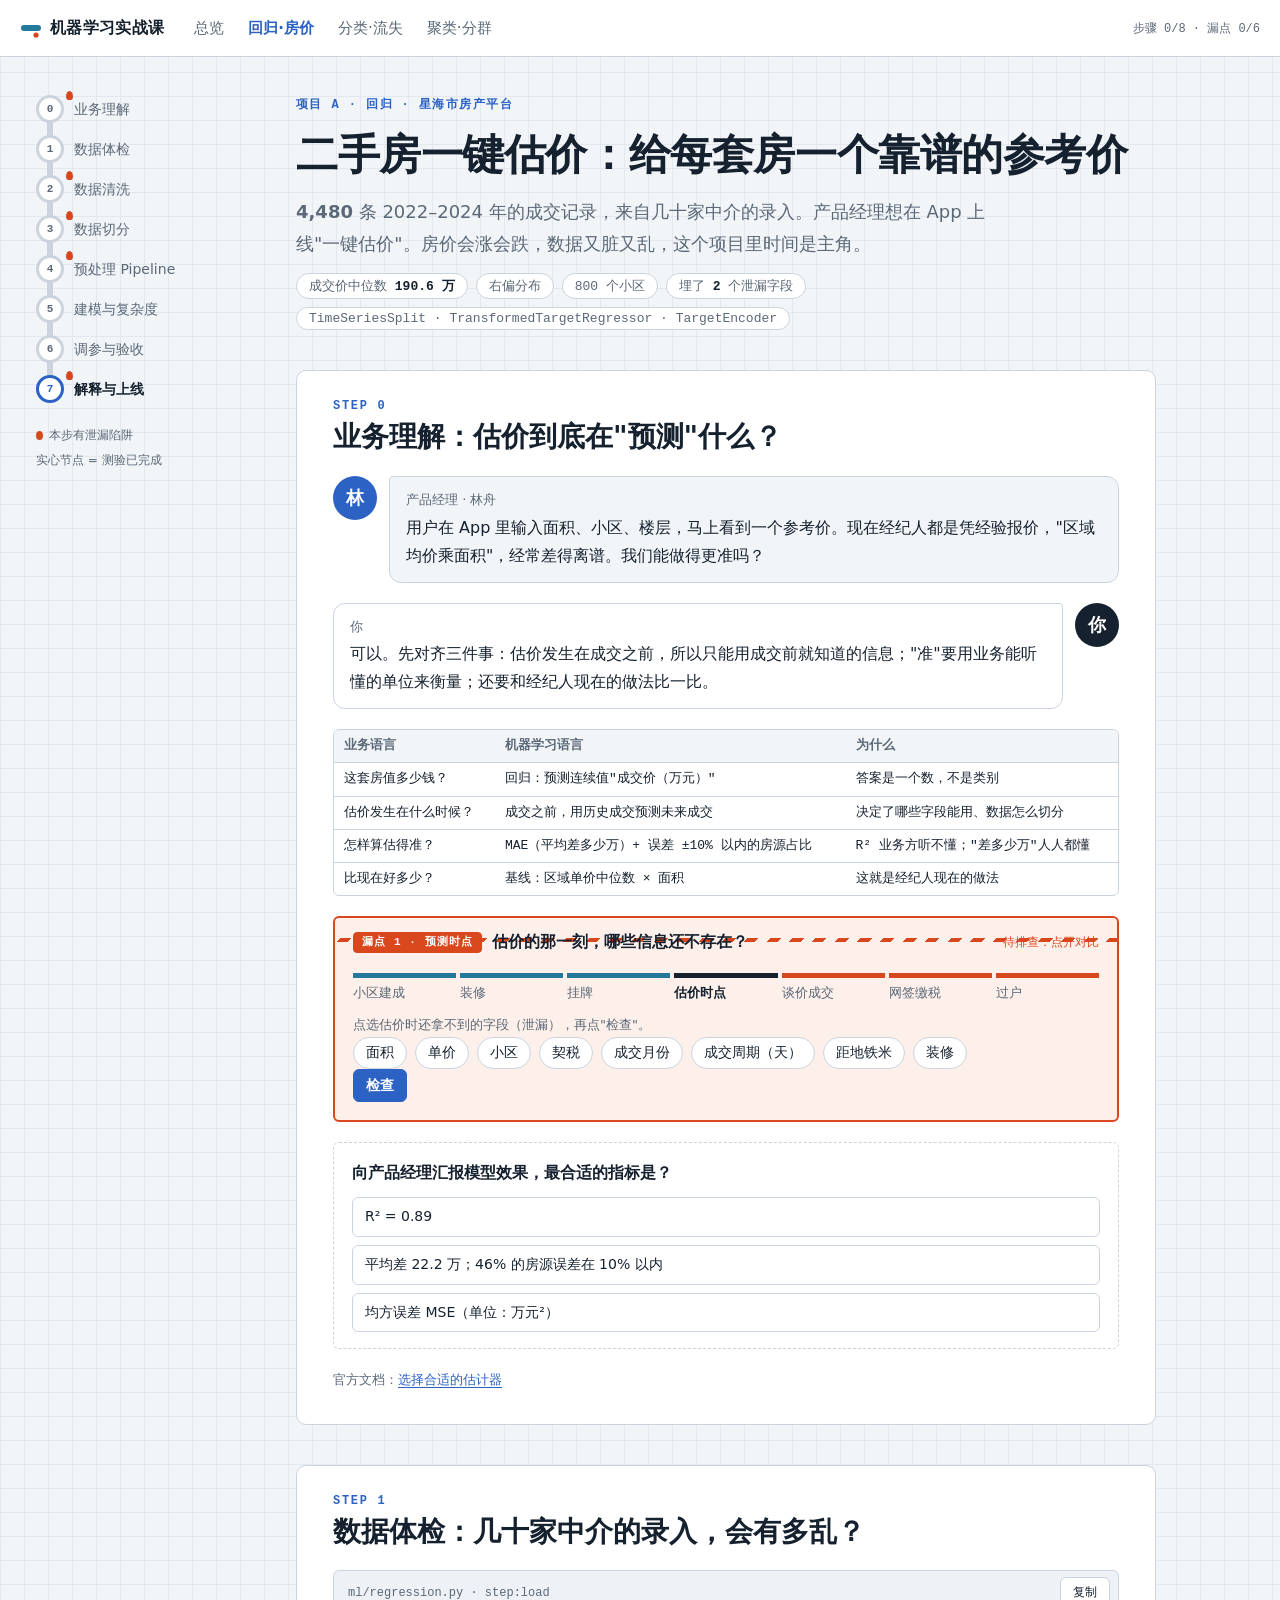
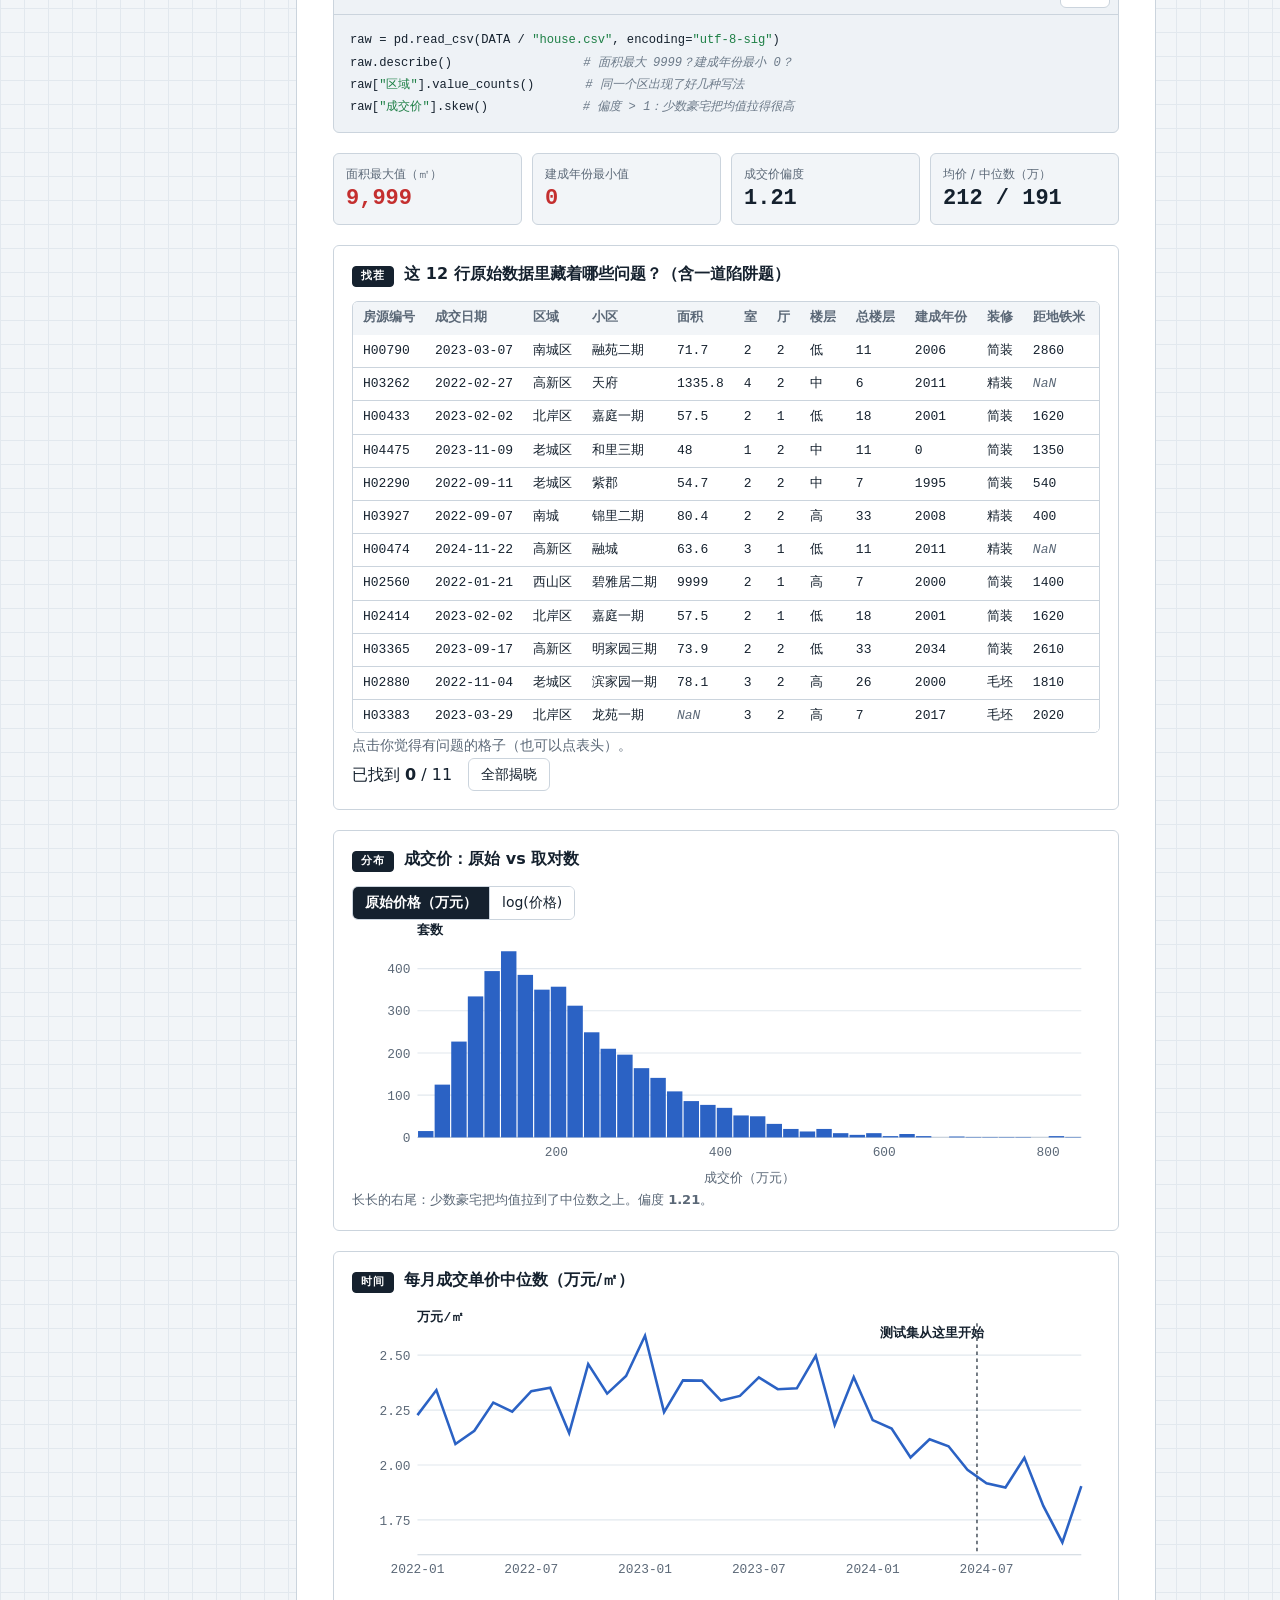
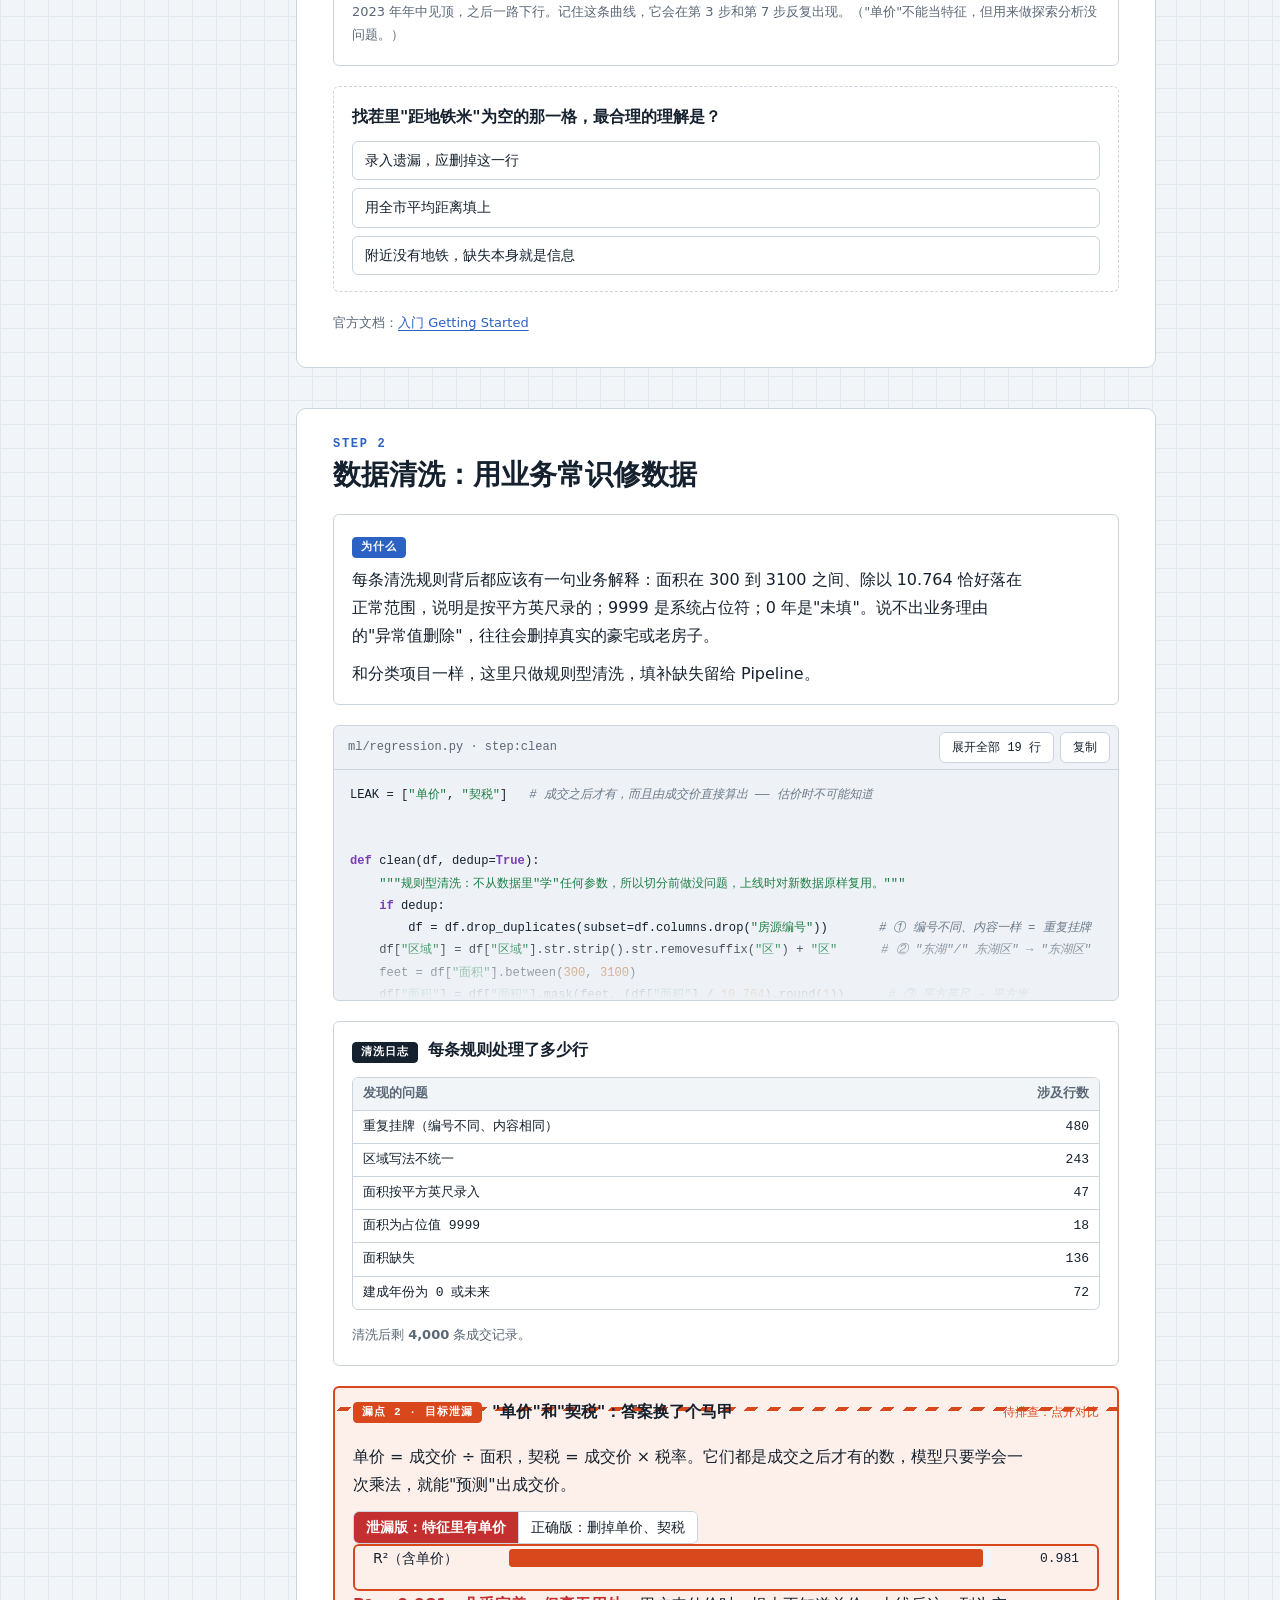
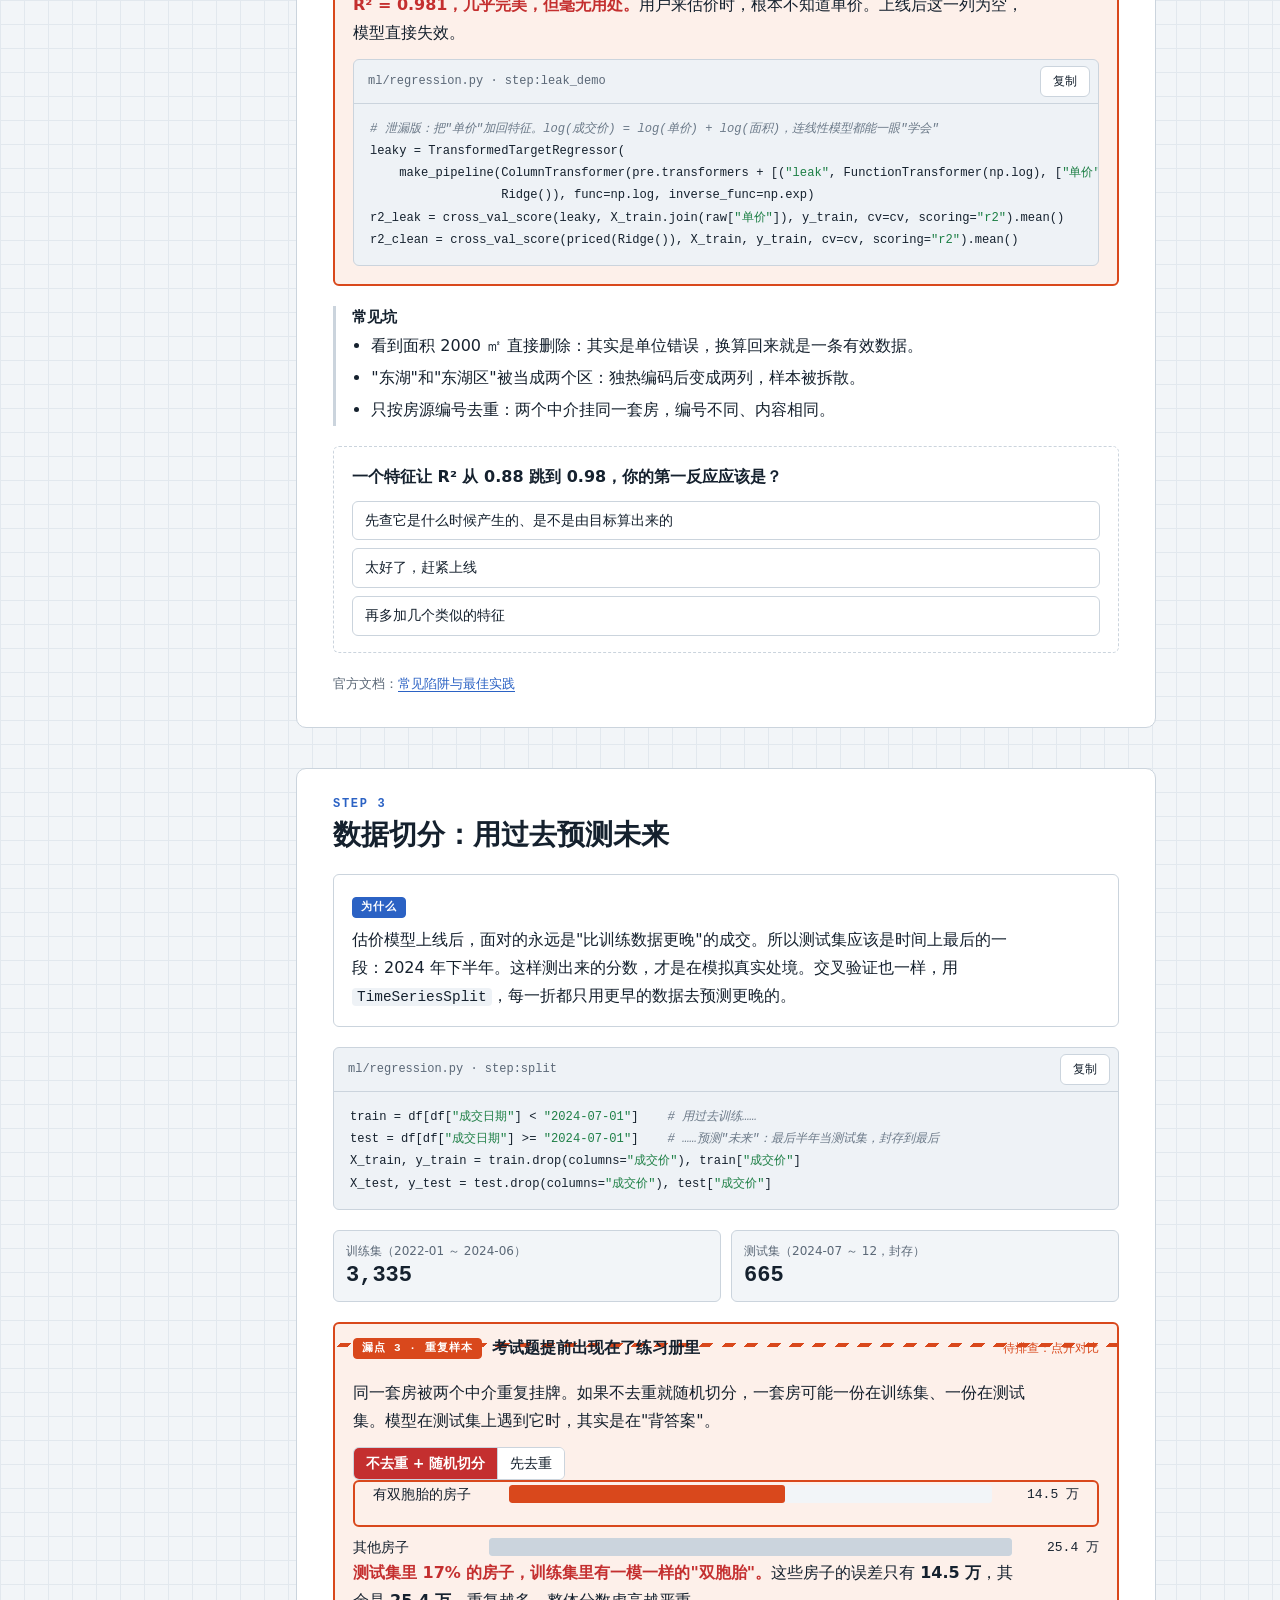
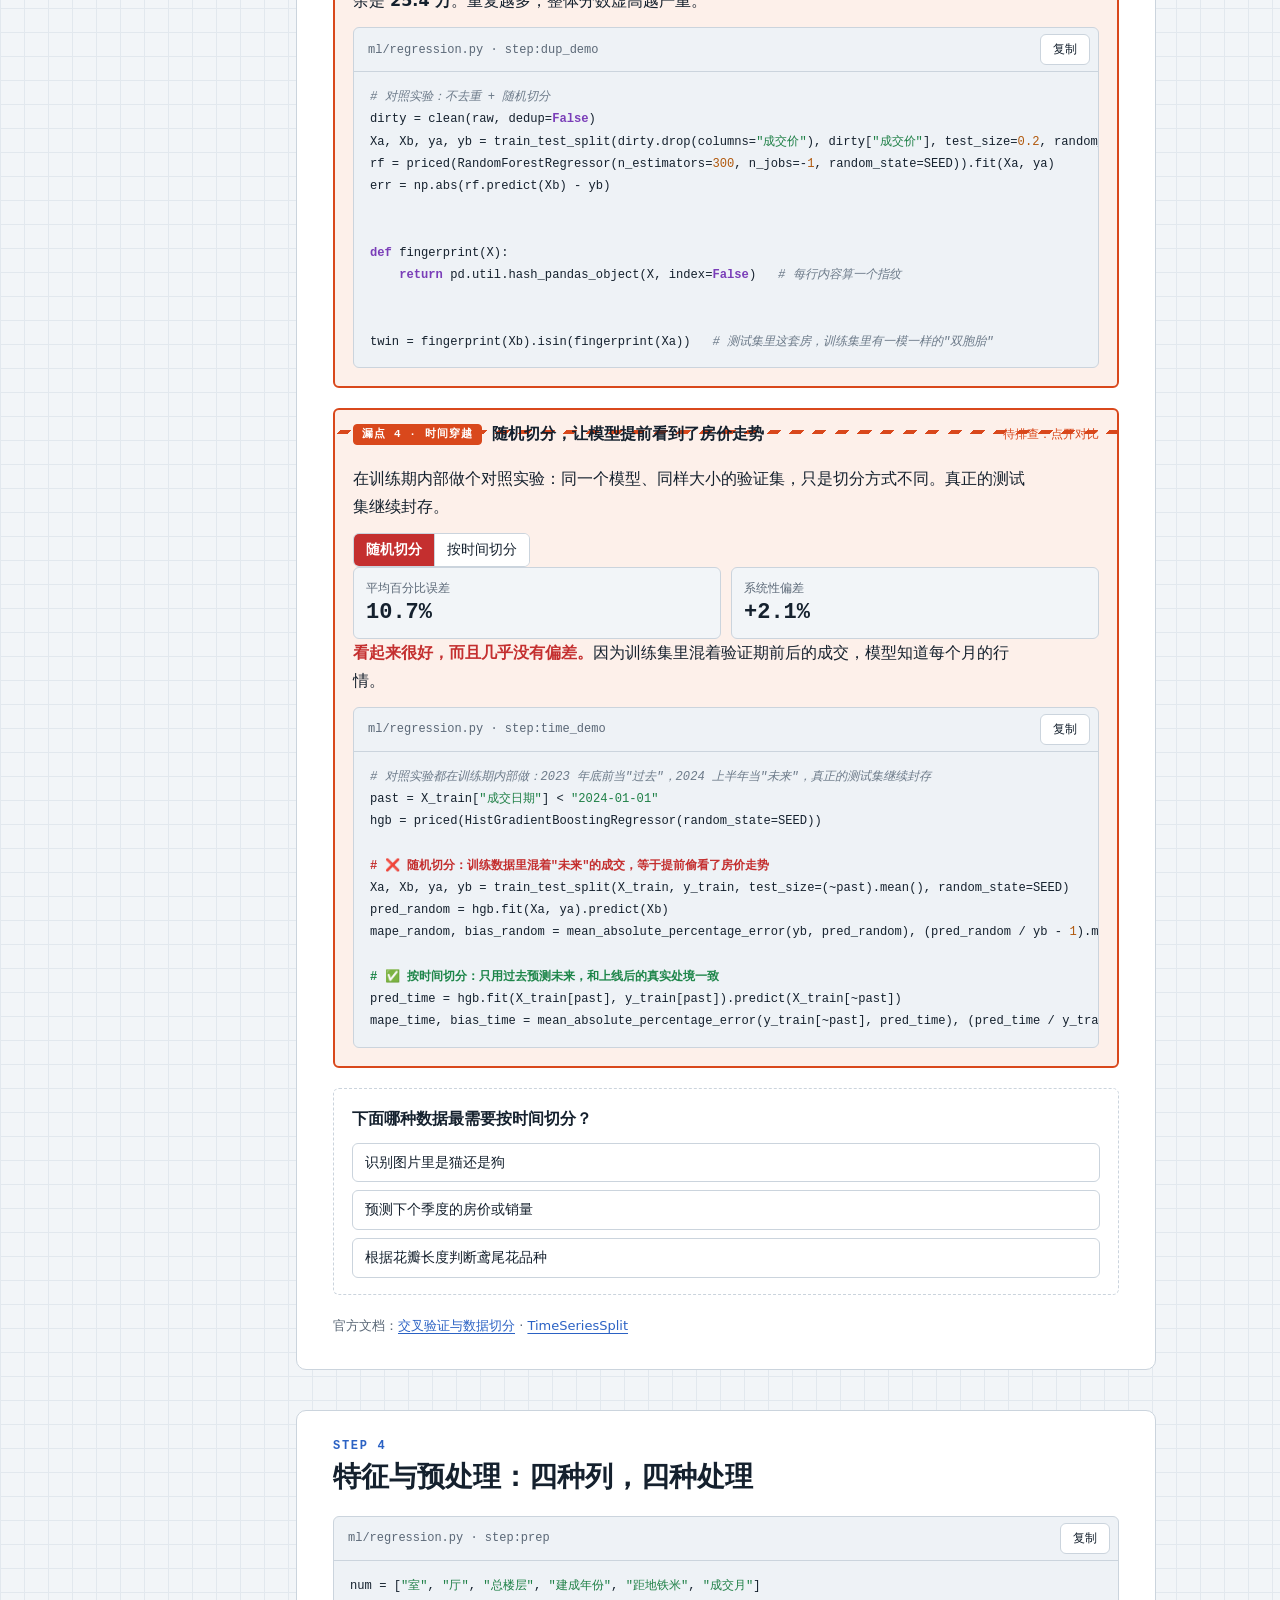
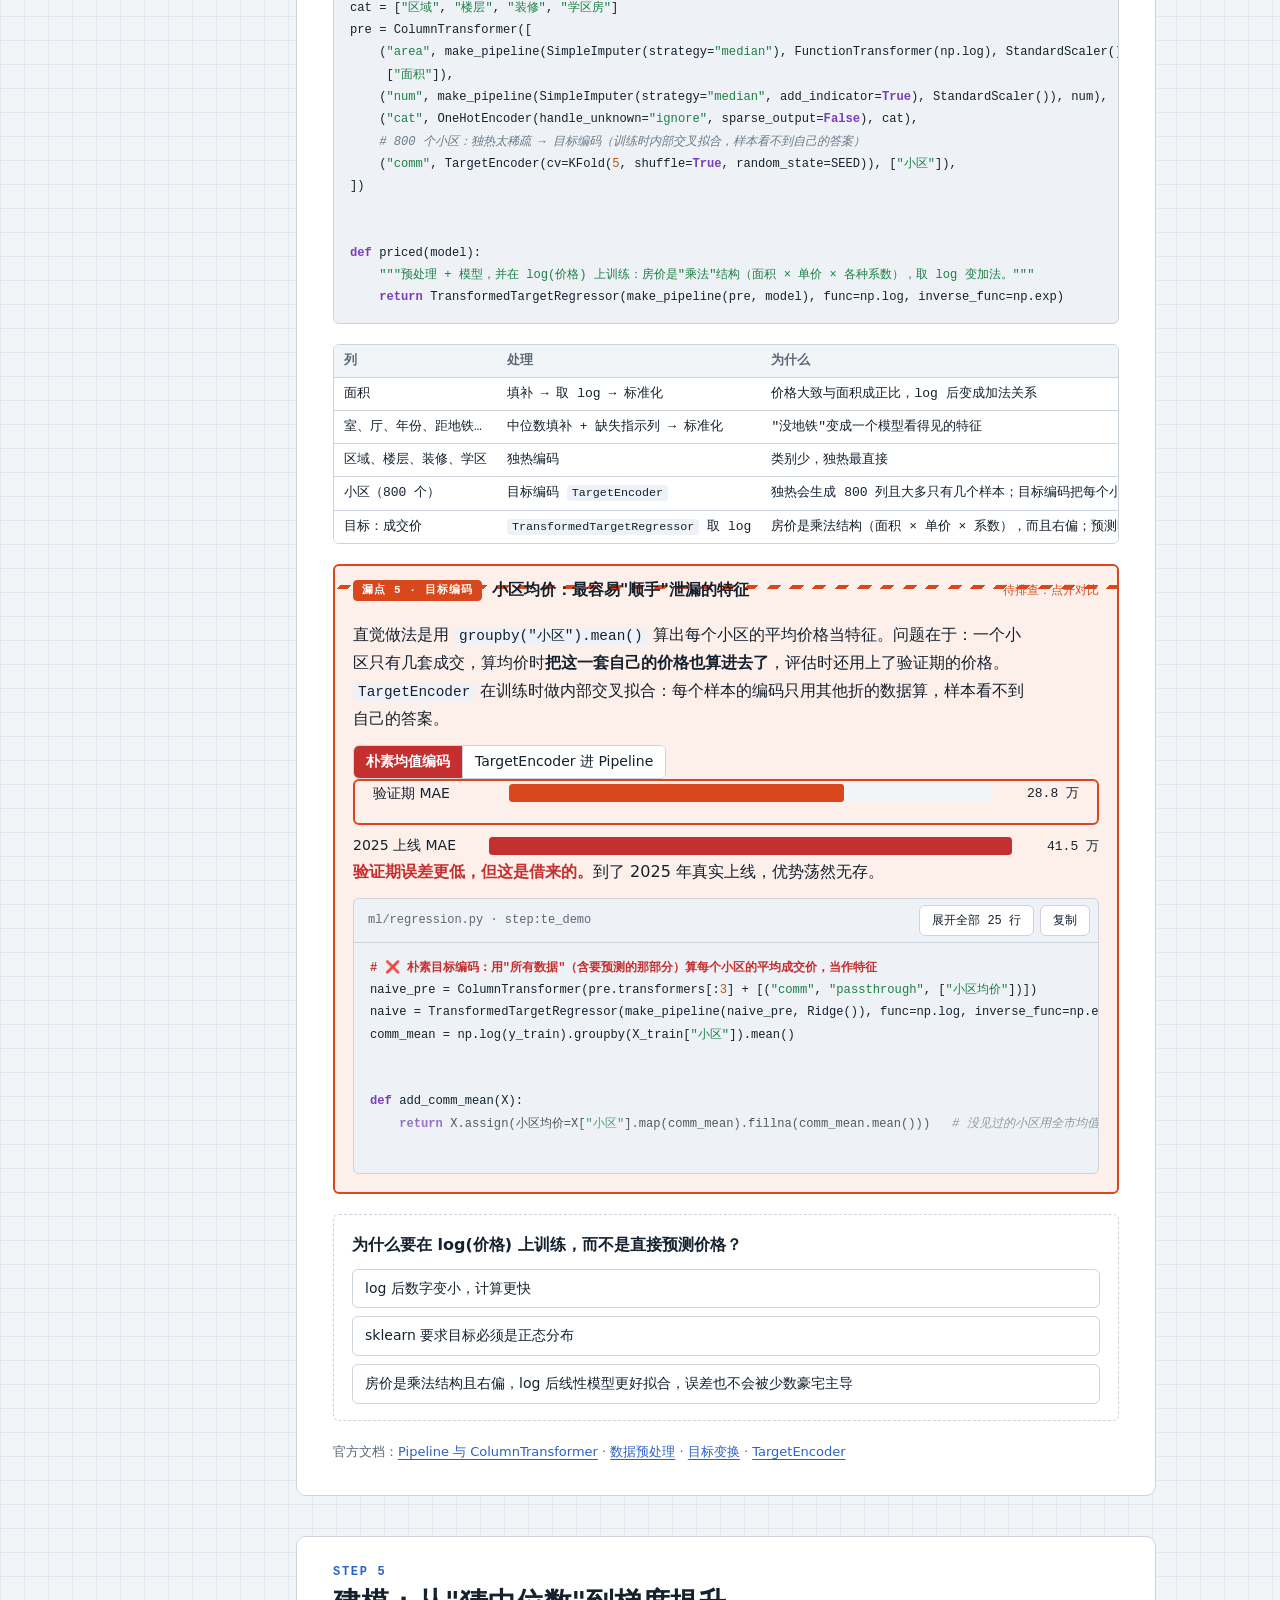
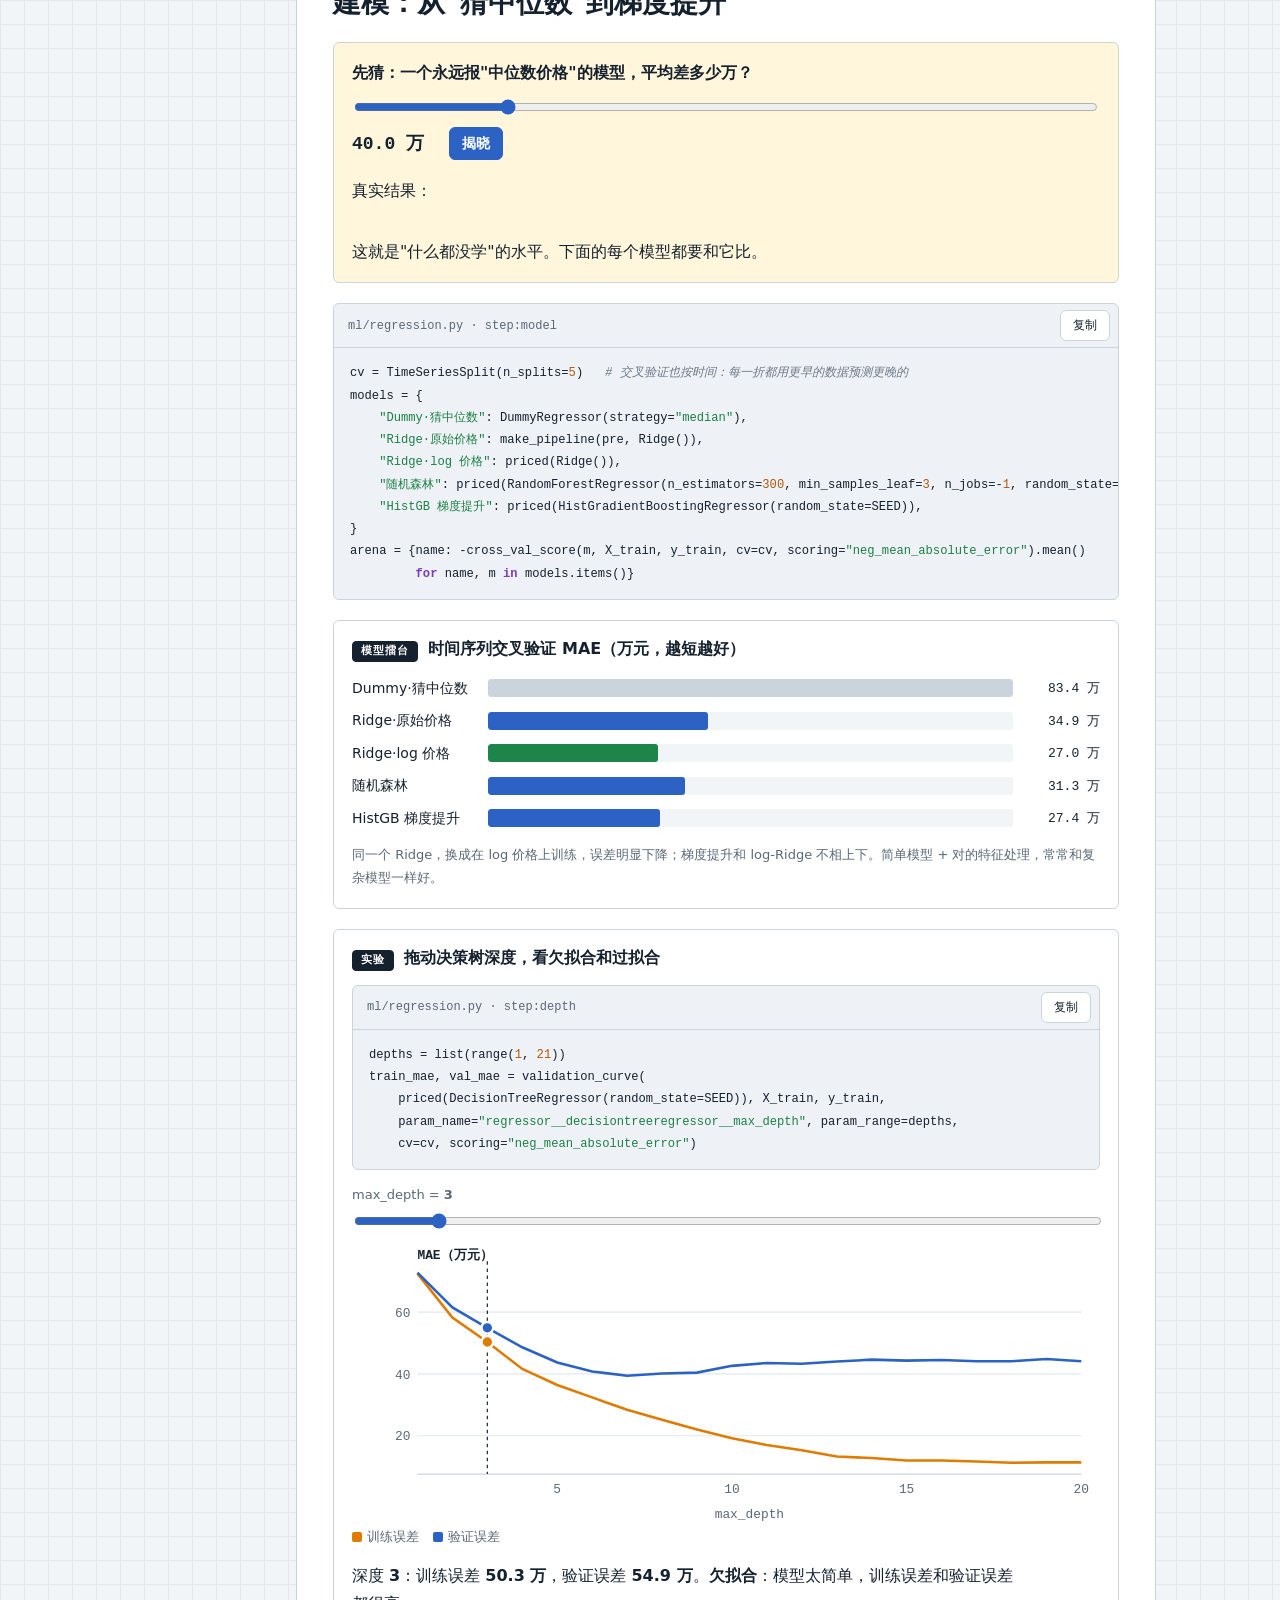
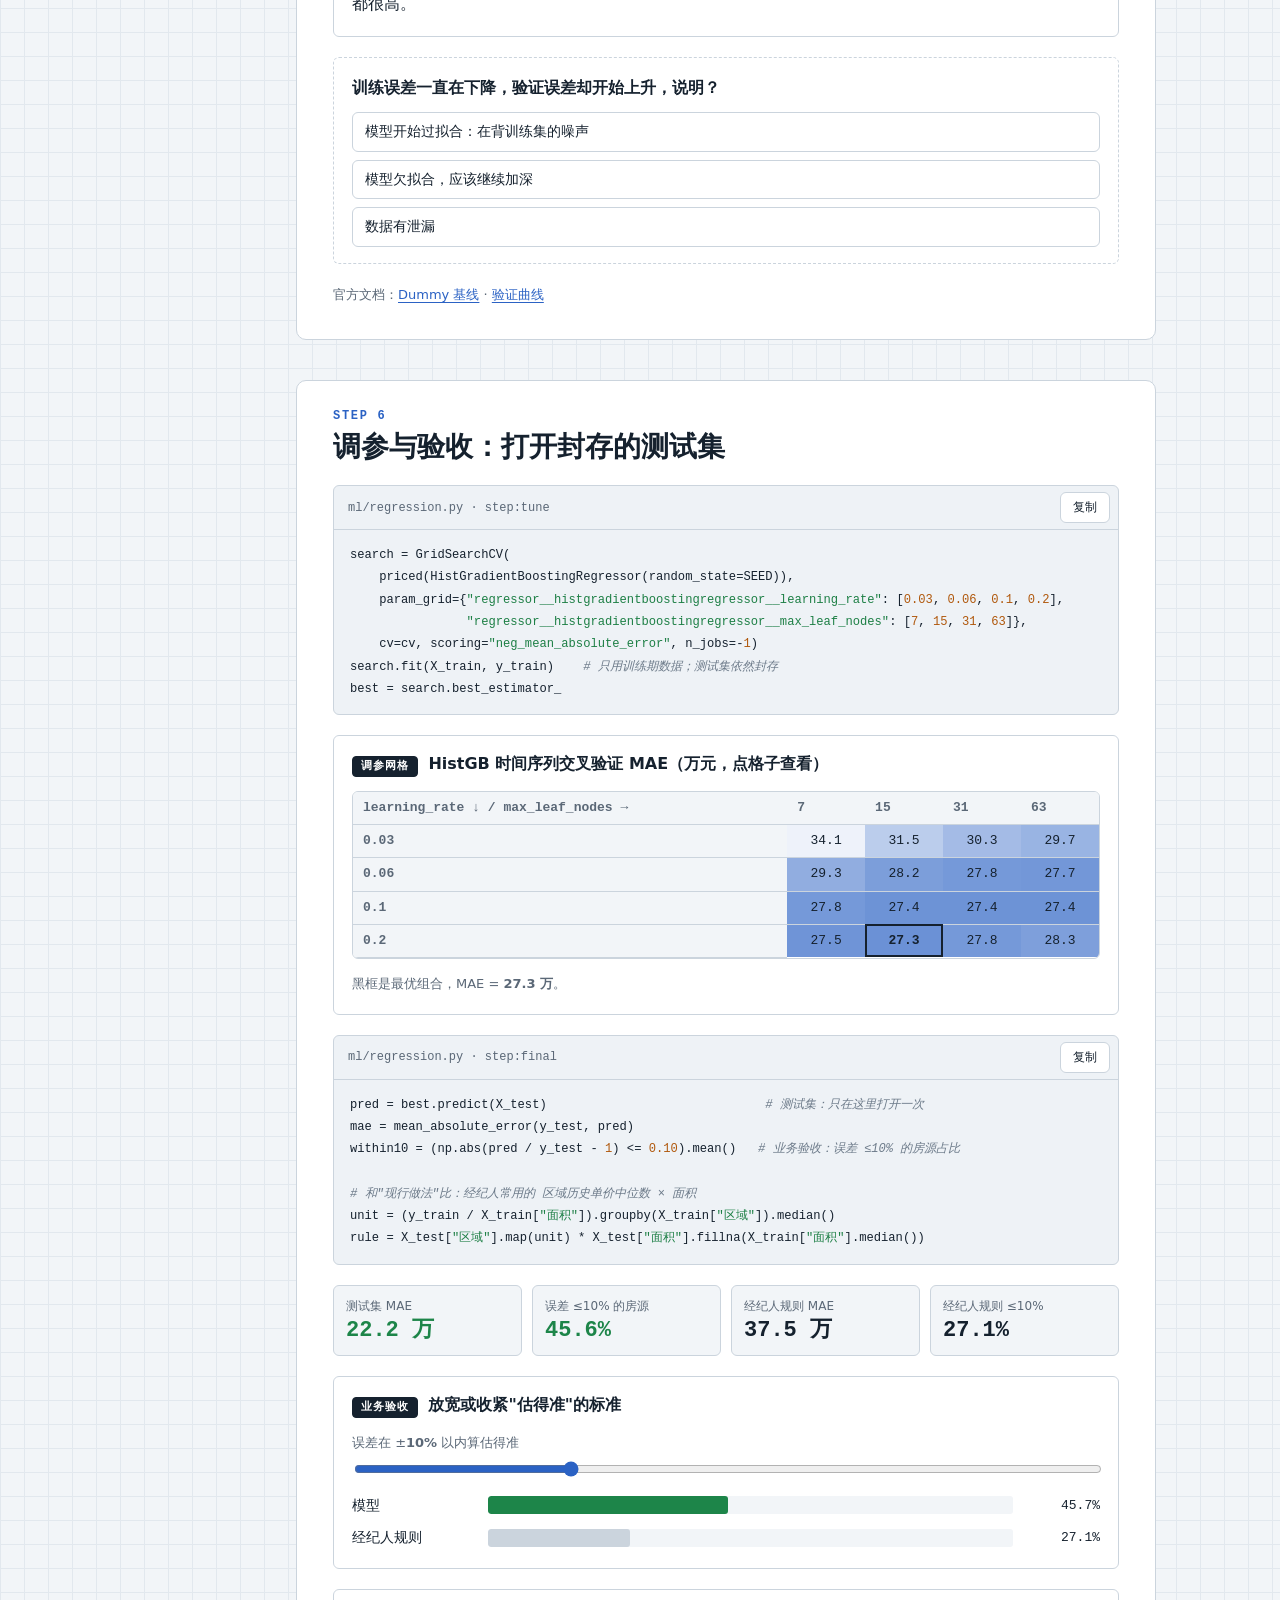
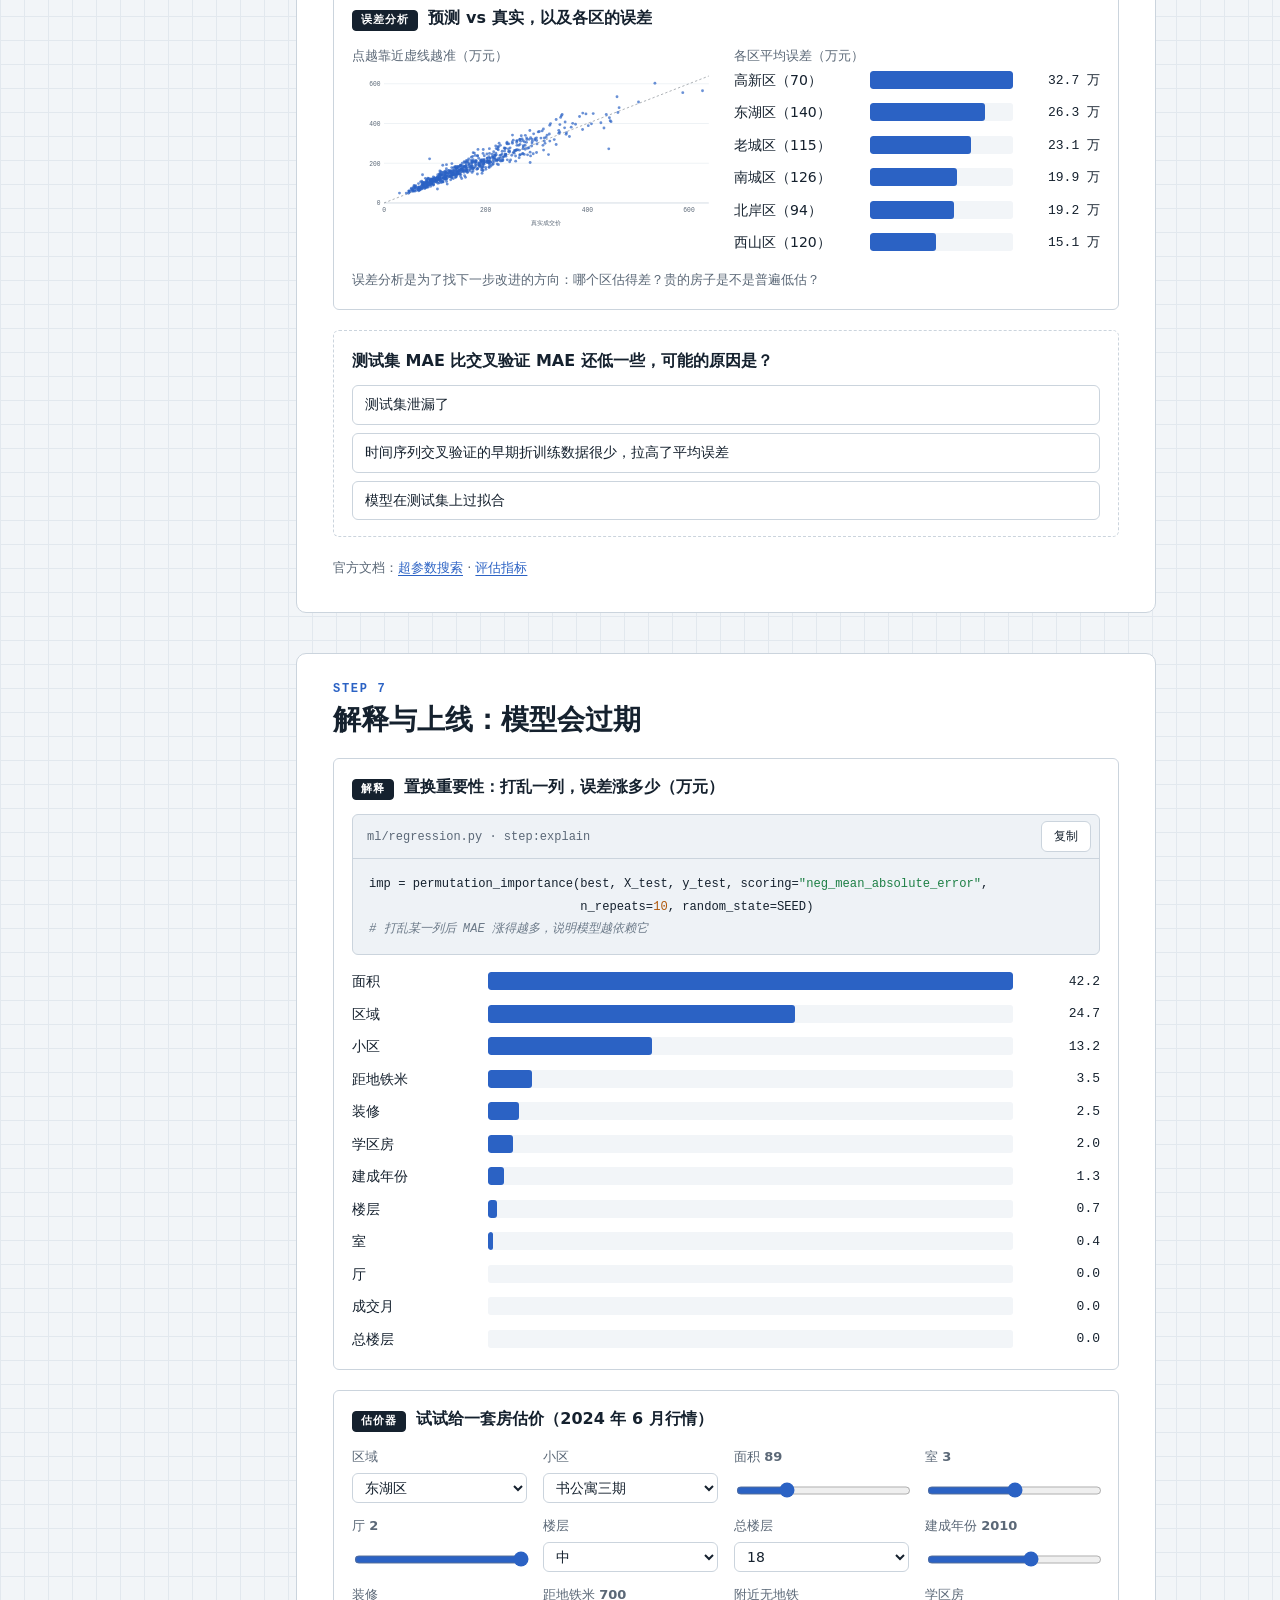
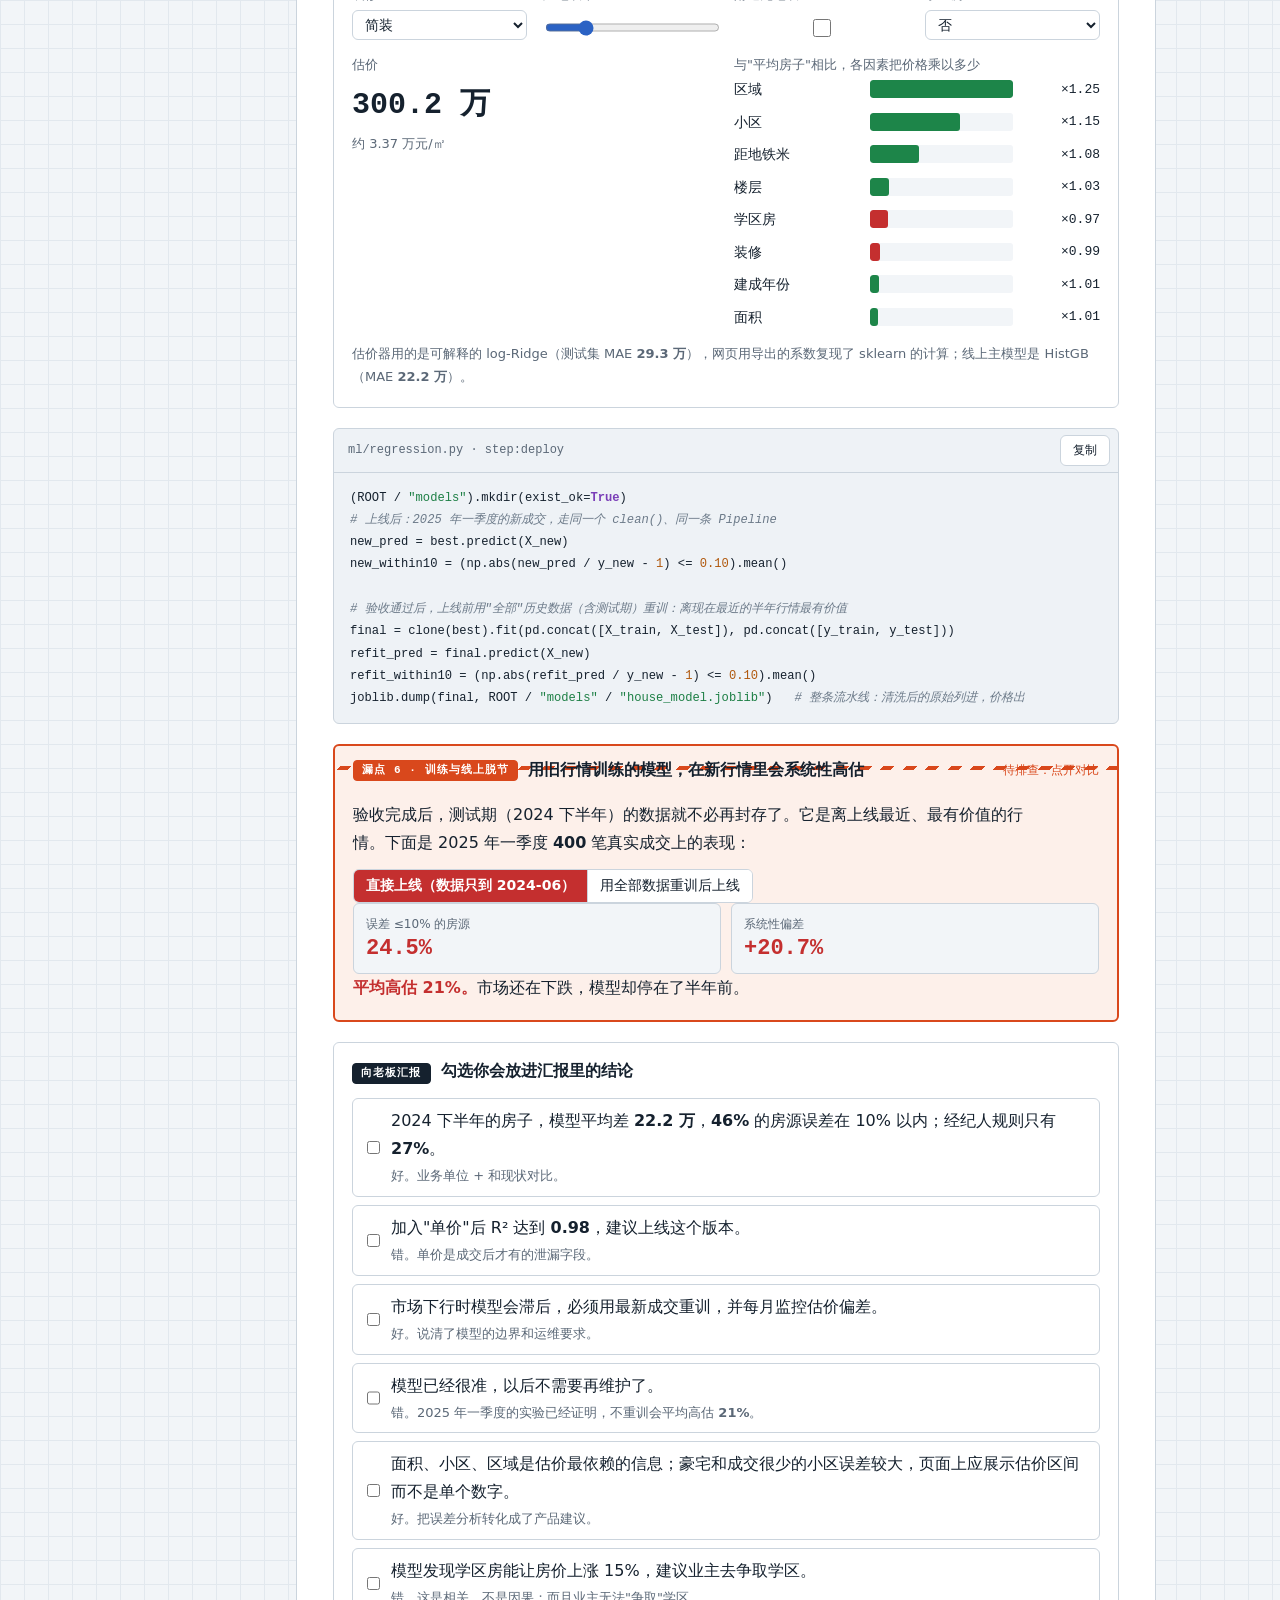
<file: site/regression.html>
<!doctype html>
<html lang="zh-CN">
<head>
<meta charset="utf-8">
<title>二手房一键估价 · 机器学习实战课</title>
<meta name="viewport" content="width=device-width, initial-scale=1, viewport-fit=cover">
<meta name="claude:viewport-fit-sides" content="cover">
<link rel="stylesheet" href="assets/style.css">
</head>
<body data-page="reg">
<header class="top"><div class="top-in">
  <a class="brand" href="index.html"><svg width="22" height="22" viewBox="0 0 22 22" aria-hidden="true"><rect x="1" y="8" width="20" height="6" rx="3" style="fill:var(--pipe)"/><circle cx="16" cy="18" r="2.6" style="fill:var(--leak)"/></svg>机器学习实战课</a>
  <nav><a href="index.html">总览</a><a href="regression.html" aria-current="page">回归·房价</a><a href="classification.html">分类·流失</a><a href="clustering.html">聚类·分群</a></nav>
  <span class="meter"></span>
</div></header>

<div class="wrap layout">
<aside class="rail" id="rail" aria-label="步骤导航"></aside>
<main>

<section class="hero">
  <span class="eyebrow">项目 A · 回归 · 星海市房产平台</span>
  <h1>二手房一键估价：给每套房一个靠谱的参考价</h1>
  <p class="lede"><b data-v="REG.n_raw" data-f="int"></b> 条 2022–2024 年的成交记录，来自几十家中介的录入。产品经理想在 App 上线"一键估价"。房价会涨会跌，数据又脏又乱，这个项目里时间是主角。</p>
  <div class="facts">
    <span>成交价中位数 <b data-v="REG.price_median" data-f="wan"></b></span><span>右偏分布</span><span>800 个小区</span><span>埋了 <b>2</b> 个泄漏字段</span>
    <span>TimeSeriesSplit · TransformedTargetRegressor · TargetEncoder</span>
  </div>
</section>

<!-- ============================== 0 ============================== -->
<section class="step" id="s0" data-step="0" data-title="业务理解">
  <header class="step-head"><span class="step-no">STEP 0</span><h2>业务理解：估价到底在"预测"什么？</h2></header>
  <div class="npc"><div class="ava">林</div><div class="bubble"><div class="who">产品经理 · 林舟</div>用户在 App 里输入面积、小区、楼层，马上看到一个参考价。现在经纪人都是凭经验报价，"区域均价乘面积"，经常差得离谱。我们能做得更准吗？</div></div>
  <div class="npc me"><div class="ava">你</div><div class="bubble"><div class="who">你</div>可以。先对齐三件事：估价发生在成交之前，所以只能用成交前就知道的信息；"准"要用业务能听懂的单位来衡量；还要和经纪人现在的做法比一比。</div></div>
  <div class="tbl"><table>
    <thead><tr><th>业务语言</th><th>机器学习语言</th><th>为什么</th></tr></thead>
    <tbody>
      <tr><td>这套房值多少钱？</td><td>回归：预测连续值"成交价（万元）"</td><td>答案是一个数，不是类别</td></tr>
      <tr><td>估价发生在什么时候？</td><td>成交之前，用历史成交预测未来成交</td><td>决定了哪些字段能用、数据怎么切分</td></tr>
      <tr><td>怎样算估得准？</td><td>MAE（平均差多少万）+ 误差 ±10% 以内的房源占比</td><td>R² 业务方听不懂；"差多少万"人人都懂</td></tr>
      <tr><td>比现在好多少？</td><td>基线：区域单价中位数 × 面积</td><td>这就是经纪人现在的做法</td></tr>
    </tbody>
  </table></div>
  <aside class="leak" data-id="reg-time">
    <div class="leak-head"><span class="tag">漏点 1 · 预测时点</span><h3>估价的那一刻，哪些信息还不存在？</h3><span class="seen"></span></div>
    <div class="timeline"><div>小区建成</div><div>装修</div><div>挂牌</div><div class="now">估价时点</div><div class="after">谈价成交</div><div class="after">网签缴税</div><div class="after">过户</div></div>
    <div class="classify">
      <p class="hint">点选估价时还拿不到的字段（泄漏），再点"检查"。</p>
      <div class="chips">
        <button class="chip" data-leak="0" data-why="房子固有属性">面积</button>
        <button class="chip" data-leak="1" data-why="成交价 ÷ 面积，成交后才知道">单价</button>
        <button class="chip" data-leak="0" data-why="房子固有属性">小区</button>
        <button class="chip" data-leak="1" data-why="按成交价计算的税">契税</button>
        <button class="chip" data-leak="0" data-why="估价当天就知道">成交月份</button>
        <button class="chip" data-leak="1" data-why="从挂牌到成交用了多久，成交后才知道">成交周期（天）</button>
        <button class="chip" data-leak="0" data-why="房子固有属性">距地铁米</button>
        <button class="chip" data-leak="0" data-why="挂牌信息">装修</button>
      </div>
      <div class="row"><button class="go primary">检查</button><span class="msg"></span></div>
    </div>
  </aside>
  <div class="quiz" data-answer="1">
    <p class="q">向产品经理汇报模型效果，最合适的指标是？</p>
    <div class="opts"><button>R² = <span data-v="REG.test_r2" data-f="f2"></span></button><button>平均差 <span data-v="REG.test_mae" data-f="wan"></span>；<span data-v="REG.within10" data-f="pct0"></span> 的房源误差在 10% 以内</button><button>均方误差 MSE（单位：万元²）</button></div>
    <p class="explain">MAE 带着业务单位（万元），误差 ±10% 的占比直接对应用户体验。R² 和 MSE 适合建模时比较模型，但很难让业务方产生直观感受。</p>
  </div>
</section>

<!-- ============================== 1 ============================== -->
<section class="step" id="s1" data-step="1" data-title="数据体检">
  <header class="step-head"><span class="step-no">STEP 1</span><h2>数据体检：几十家中介的录入，会有多乱？</h2></header>
  <div data-code="REG.code.load"></div>
  <div class="kpis">
    <div class="kpi bad"><div class="k">面积最大值（㎡）</div><div class="v" data-v="REG.area_max" data-f="int"></div></div>
    <div class="kpi bad"><div class="k">建成年份最小值</div><div class="v" data-v="REG.year_min"></div></div>
    <div class="kpi"><div class="k">成交价偏度</div><div class="v" data-v="REG.skew" data-f="f2"></div></div>
    <div class="kpi"><div class="k">均价 / 中位数（万）</div><div class="v"><span data-v="REG.price_mean" data-f="int"></span> / <span data-v="REG.price_median" data-f="int"></span></div></div>
  </div>
  <div class="lab">
    <div class="lab-title"><span class="tag">找茬</span><h3>这 12 行原始数据里藏着哪些问题？（含一道陷阱题）</h3></div>
    <div id="spot"></div>
  </div>
  <div class="lab">
    <div class="lab-title"><span class="tag">分布</span><h3>成交价：原始 vs 取对数</h3></div>
    <div data-tabs id="hist-tabs">
      <div class="seg"><button data-show="raw" class="on">原始价格（万元）</button><button data-show="log">log(价格)</button></div>
      <div data-pane="raw"><div id="hist-raw"></div><p class="hint">长长的右尾：少数豪宅把均值拉到了中位数之上。偏度 <b data-v="REG.skew" data-f="f2"></b>。</p></div>
      <div data-pane="log"><div id="hist-log"></div><p class="hint">取对数后接近对称，偏度 <b data-v="REG.skew_log" data-f="f2"></b>。第 4 步会用到这个发现。</p></div>
    </div>
  </div>
  <div class="lab">
    <div class="lab-title"><span class="tag">时间</span><h3>每月成交单价中位数（万元/㎡）</h3></div>
    <div id="trend"></div>
    <p class="hint">2023 年年中见顶，之后一路下行。记住这条曲线，它会在第 3 步和第 7 步反复出现。（"单价"不能当特征，但用来做探索分析没问题。）</p>
  </div>
  <div class="quiz" data-answer="2">
    <p class="q">找茬里"距地铁米"为空的那一格，最合理的理解是？</p>
    <div class="opts"><button>录入遗漏，应删掉这一行</button><button>用全市平均距离填上</button><button>附近没有地铁，缺失本身就是信息</button></div>
    <p class="explain">同一个小区的房子全都缺这个值，说明不是随机遗漏。用平均距离填补，等于给没有地铁的小区"造"了一个地铁站。正确做法：填补的同时加一列"是否缺失"，让模型知道这是没地铁的房子。</p>
  </div>
</section>

<!-- ============================== 2 ============================== -->
<section class="step" id="s2" data-step="2" data-title="数据清洗">
  <header class="step-head"><span class="step-no">STEP 2</span><h2>数据清洗：用业务常识修数据</h2></header>
  <div class="why"><span class="tag">为什么</span><p class="prose">每条清洗规则背后都应该有一句业务解释：面积在 300 到 3100 之间、除以 10.764 恰好落在正常范围，说明是按平方英尺录的；9999 是系统占位符；0 年是"未填"。说不出业务理由的"异常值删除"，往往会删掉真实的豪宅或老房子。</p><p class="prose">和分类项目一样，这里只做规则型清洗，填补缺失留给 Pipeline。</p></div>
  <div data-code="REG.code.clean"></div>
  <div class="lab">
    <div class="lab-title"><span class="tag">清洗日志</span><h3>每条规则处理了多少行</h3></div>
    <div id="clean-log"></div>
    <p class="hint">清洗后剩 <b data-v="REG.n_clean" data-f="int"></b> 条成交记录。</p>
  </div>
  <aside class="leak" data-id="reg-target">
    <div class="leak-head"><span class="tag">漏点 2 · 目标泄漏</span><h3>"单价"和"契税"：答案换了个马甲</h3><span class="seen"></span></div>
    <p class="prose">单价 = 成交价 ÷ 面积，契税 = 成交价 × 税率。它们都是成交之后才有的数，模型只要学会一次乘法，就能"预测"出成交价。</p>
    <div data-tabs>
      <div class="seg"><button data-show="wrong" class="bad">泄漏版：特征里有单价</button><button data-show="right" class="good">正确版：删掉单价、契税</button></div>
      <div data-pane="wrong"><div id="leak-wrong"></div><p class="prose"><span class="verdict bad">R² = <b data-v="REG.r2_leak" data-f="f3"></b>，几乎完美，但毫无用处。</span>用户来估价时，根本不知道单价。上线后这一列为空，模型直接失效。</p></div>
      <div data-pane="right"><div id="leak-right"></div><p class="prose"><span class="verdict good">R² = <b data-v="REG.r2_clean" data-f="f3"></b>。</span>这才是只用估价时可得信息能达到的真实水平。</p></div>
    </div>
    <div data-code="REG.code.leak_demo"></div>
  </aside>
  <div class="pit"><h3>常见坑</h3><ul>
    <li>看到面积 2000 ㎡ 直接删除：其实是单位错误，换算回来就是一条有效数据。</li>
    <li>"东湖"和"东湖区"被当成两个区：独热编码后变成两列，样本被拆散。</li>
    <li>只按房源编号去重：两个中介挂同一套房，编号不同、内容相同。</li>
  </ul></div>
  <div class="quiz" data-answer="0">
    <p class="q">一个特征让 R² 从 <span data-v="REG.r2_clean" data-f="f2"></span> 跳到 <span data-v="REG.r2_leak" data-f="f2"></span>，你的第一反应应该是？</p>
    <div class="opts"><button>先查它是什么时候产生的、是不是由目标算出来的</button><button>太好了，赶紧上线</button><button>再多加几个类似的特征</button></div>
    <p class="explain">好得不像真的，通常就不是真的。先查来源和产生时间，确认它在预测时点确实可得。</p>
  </div>
</section>

<!-- ============================== 3 ============================== -->
<section class="step" id="s3" data-step="3" data-title="数据切分">
  <header class="step-head"><span class="step-no">STEP 3</span><h2>数据切分：用过去预测未来</h2></header>
  <div class="why"><span class="tag">为什么</span><p class="prose">估价模型上线后，面对的永远是"比训练数据更晚"的成交。所以测试集应该是时间上最后的一段：2024 年下半年。这样测出来的分数，才是在模拟真实处境。交叉验证也一样，用 <code>TimeSeriesSplit</code>，每一折都只用更早的数据去预测更晚的。</p></div>
  <div data-code="REG.code.split"></div>
  <div class="kpis">
    <div class="kpi"><div class="k">训练集（2022-01 ～ 2024-06）</div><div class="v" data-v="REG.n_train" data-f="int"></div></div>
    <div class="kpi"><div class="k">测试集（2024-07 ～ 12，封存）</div><div class="v" data-v="REG.n_test" data-f="int"></div></div>
  </div>
  <aside class="leak" data-id="reg-dup">
    <div class="leak-head"><span class="tag">漏点 3 · 重复样本</span><h3>考试题提前出现在了练习册里</h3><span class="seen"></span></div>
    <p class="prose">同一套房被两个中介重复挂牌。如果不去重就随机切分，一套房可能一份在训练集、一份在测试集。模型在测试集上遇到它时，其实是在"背答案"。</p>
    <div data-tabs>
      <div class="seg"><button data-show="wrong" class="bad">不去重 + 随机切分</button><button data-show="right" class="good">先去重</button></div>
      <div data-pane="wrong"><div id="dup-bars"></div><p class="prose"><span class="verdict bad">测试集里 <b data-v="REG.dup_twin_share" data-f="pct0"></b> 的房子，训练集里有一模一样的"双胞胎"。</span>这些房子的误差只有 <b data-v="REG.dup_mae_twin" data-f="wan"></b>，其余是 <b data-v="REG.dup_mae_other" data-f="wan"></b>。重复越多，整体分数虚高越严重。</p></div>
      <div data-pane="right"><p class="prose"><span class="verdict good">我们的做法：</span><code>clean()</code> 第一步就按"除编号外全部相同"去重。更一般的情况（同一个客户的多条记录、同一套房的多次成交）要用 <code>GroupKFold</code>，保证同一组只出现在一边。</p></div>
    </div>
    <div data-code="REG.code.dup_demo"></div>
  </aside>
  <aside class="leak" data-id="reg-split">
    <div class="leak-head"><span class="tag">漏点 4 · 时间穿越</span><h3>随机切分，让模型提前看到了房价走势</h3><span class="seen"></span></div>
    <p class="prose">在训练期内部做个对照实验：同一个模型、同样大小的验证集，只是切分方式不同。真正的测试集继续封存。</p>
    <div data-tabs>
      <div class="seg"><button data-show="wrong" class="bad">随机切分</button><button data-show="right" class="good">按时间切分</button></div>
      <div data-pane="wrong"><div class="kpis"><div class="kpi"><div class="k">平均百分比误差</div><div class="v" data-v="REG.mape_random" data-f="pct"></div></div><div class="kpi"><div class="k">系统性偏差</div><div class="v" data-v="REG.bias_random" data-f="spct"></div></div></div>
        <p class="prose"><span class="verdict bad">看起来很好，而且几乎没有偏差。</span>因为训练集里混着验证期前后的成交，模型知道每个月的行情。</p></div>
      <div data-pane="right"><div class="kpis"><div class="kpi bad"><div class="k">平均百分比误差</div><div class="v" data-v="REG.mape_time" data-f="pct"></div></div><div class="kpi bad"><div class="k">系统性偏差</div><div class="v" data-v="REG.bias_time" data-f="spct"></div></div></div>
        <p class="prose"><span class="verdict good">这才是上线后的真实处境。</span>在下跌的市场里，模型只见过更早、更贵的成交，于是系统性高估 <b data-v="REG.bias_time" data-f="pct"></b>。随机切分把这个问题完全掩盖了，而它恰恰是对用户伤害最大的问题。</p></div>
    </div>
    <div data-code="REG.code.time_demo"></div>
  </aside>
  <div class="quiz" data-answer="1">
    <p class="q">下面哪种数据最需要按时间切分？</p>
    <div class="opts"><button>识别图片里是猫还是狗</button><button>预测下个季度的房价或销量</button><button>根据花瓣长度判断鸢尾花品种</button></div>
    <p class="explain">只要模型上线后面对的是"未来"，并且数据有时间趋势，就应该按时间切分。图片分类这类不随时间变化的任务，随机切分没问题。</p>
  </div>
</section>

<!-- ============================== 4 ============================== -->
<section class="step" id="s4" data-step="4" data-title="预处理 Pipeline">
  <header class="step-head"><span class="step-no">STEP 4</span><h2>特征与预处理：四种列，四种处理</h2></header>
  <div data-code="REG.code.prep"></div>
  <div class="tbl"><table>
    <thead><tr><th>列</th><th>处理</th><th>为什么</th></tr></thead>
    <tbody>
      <tr><td>面积</td><td>填补 → 取 log → 标准化</td><td>价格大致与面积成正比，log 后变成加法关系</td></tr>
      <tr><td>室、厅、年份、距地铁…</td><td>中位数填补 + 缺失指示列 → 标准化</td><td>"没地铁"变成一个模型看得见的特征</td></tr>
      <tr><td>区域、楼层、装修、学区</td><td>独热编码</td><td>类别少，独热最直接</td></tr>
      <tr><td>小区（800 个）</td><td>目标编码 <code>TargetEncoder</code></td><td>独热会生成 800 列且大多只有几个样本；目标编码把每个小区变成"该小区的平均 log 价格"</td></tr>
      <tr><td>目标：成交价</td><td><code>TransformedTargetRegressor</code> 取 log</td><td>房价是乘法结构（面积 × 单价 × 系数），而且右偏；预测时自动还原成万元</td></tr>
    </tbody>
  </table></div>
  <aside class="leak" data-id="reg-te">
    <div class="leak-head"><span class="tag">漏点 5 · 目标编码</span><h3>小区均价：最容易"顺手"泄漏的特征</h3><span class="seen"></span></div>
    <p class="prose">直觉做法是用 <code>groupby("小区").mean()</code> 算出每个小区的平均价格当特征。问题在于：一个小区只有几套成交，算均价时<b>把这一套自己的价格也算进去了</b>，评估时还用上了验证期的价格。<code>TargetEncoder</code> 在训练时做内部交叉拟合：每个样本的编码只用其他折的数据算，样本看不到自己的答案。</p>
    <div data-tabs>
      <div class="seg"><button data-show="wrong" class="bad">朴素均值编码</button><button data-show="right" class="good">TargetEncoder 进 Pipeline</button></div>
      <div data-pane="wrong"><div id="te-wrong"></div><p class="prose"><span class="verdict bad">验证期误差更低，但这是借来的。</span>到了 2025 年真实上线，优势荡然无存。</p></div>
      <div data-pane="right"><div id="te-right"></div><p class="prose"><span class="verdict good">线下分数没那么好看，却和上线表现对得上。</span>评估诚实，决策才不会被误导。</p></div>
    </div>
    <div data-code="REG.code.te_demo"></div>
  </aside>
  <div class="quiz" data-answer="2">
    <p class="q">为什么要在 log(价格) 上训练，而不是直接预测价格？</p>
    <div class="opts"><button>log 后数字变小，计算更快</button><button>sklearn 要求目标必须是正态分布</button><button>房价是乘法结构且右偏，log 后线性模型更好拟合，误差也不会被少数豪宅主导</button></div>
    <p class="explain">"学区房贵 15%"是乘法关系，log 之后变成"加 0.14"，线性模型正好能表达。第 5 步的擂台会给出实测对比。</p>
  </div>
</section>

<!-- ============================== 5 ============================== -->
<section class="step" id="s5" data-step="5" data-title="建模与复杂度">
  <header class="step-head"><span class="step-no">STEP 5</span><h2>建模：从"猜中位数"到梯度提升</h2></header>
  <div class="guess" data-v="REG.arena.0.1" data-f="wan" data-gf="wan">
    <p class="q">先猜：一个永远报"中位数价格"的模型，平均差多少万？</p>
    <div class="row"><input type="range" min="0" max="200" step="1" value="40" aria-label="你猜的误差"><output></output><button class="go primary">揭晓</button></div>
    <div class="reveal"><p>真实结果：<span class="big truth"></span></p><p class="diff"></p><p class="prose">这就是"什么都没学"的水平。下面的每个模型都要和它比。</p></div>
  </div>
  <div data-code="REG.code.model"></div>
  <div class="lab">
    <div class="lab-title"><span class="tag">模型擂台</span><h3>时间序列交叉验证 MAE（万元，越短越好）</h3></div>
    <div id="arena"></div>
    <p class="hint">同一个 Ridge，换成在 log 价格上训练，误差明显下降；梯度提升和 log-Ridge 不相上下。简单模型 + 对的特征处理，常常和复杂模型一样好。</p>
  </div>
  <div class="lab">
    <div class="lab-title"><span class="tag">实验</span><h3>拖动决策树深度，看欠拟合和过拟合</h3></div>
    <div data-code="REG.code.depth"></div>
    <label class="field" for="depth"><span>max_depth = <b id="depth-v"></b></span><input type="range" id="depth" min="1" max="20" step="1" value="3"></label>
    <div id="depth-chart"></div>
    <p id="depth-note" class="prose"></p>
  </div>
  <div class="quiz" data-answer="0">
    <p class="q">训练误差一直在下降，验证误差却开始上升，说明？</p>
    <div class="opts"><button>模型开始过拟合：在背训练集的噪声</button><button>模型欠拟合，应该继续加深</button><button>数据有泄漏</button></div>
    <p class="explain">验证误差最低点就是复杂度的甜蜜点。再往后，模型记住的是训练数据里的偶然性，而不是规律。</p>
  </div>
</section>

<!-- ============================== 6 ============================== -->
<section class="step" id="s6" data-step="6" data-title="调参与验收">
  <header class="step-head"><span class="step-no">STEP 6</span><h2>调参与验收：打开封存的测试集</h2></header>
  <div data-code="REG.code.tune"></div>
  <div class="lab">
    <div class="lab-title"><span class="tag">调参网格</span><h3>HistGB 时间序列交叉验证 MAE（万元，点格子查看）</h3></div>
    <div id="grid"></div>
    <p class="hint" id="grid-pick">黑框是最优组合，MAE = <b data-v="REG.best_cv_mae" data-f="wan"></b>。</p>
  </div>
  <div data-code="REG.code.final"></div>
  <div class="kpis">
    <div class="kpi good"><div class="k">测试集 MAE</div><div class="v" data-v="REG.test_mae" data-f="wan"></div></div>
    <div class="kpi good"><div class="k">误差 ≤10% 的房源</div><div class="v" data-v="REG.within10" data-f="pct"></div></div>
    <div class="kpi"><div class="k">经纪人规则 MAE</div><div class="v" data-v="REG.rule_mae" data-f="wan"></div></div>
    <div class="kpi"><div class="k">经纪人规则 ≤10%</div><div class="v" data-v="REG.rule_within10" data-f="pct"></div></div>
  </div>
  <div class="lab">
    <div class="lab-title"><span class="tag">业务验收</span><h3>放宽或收紧"估得准"的标准</h3></div>
    <label class="field" for="tol"><span>误差在 ±<b id="tol-v"></b> 以内算估得准</span><input type="range" id="tol" min="0.02" max="0.3" step="0.01" value="0.1"></label>
    <div id="tol-bars"></div>
  </div>
  <div class="lab">
    <div class="lab-title"><span class="tag">误差分析</span><h3>预测 vs 真实，以及各区的误差</h3></div>
    <div class="split"><div><p class="hint">点越靠近虚线越准（万元）</p><div id="scatter"></div></div><div><p class="hint">各区平均误差（万元）</p><div id="by-district"></div></div></div>
    <p class="hint">误差分析是为了找下一步改进的方向：哪个区估得差？贵的房子是不是普遍低估？</p>
  </div>
  <div class="quiz" data-answer="1">
    <p class="q">测试集 MAE 比交叉验证 MAE 还低一些，可能的原因是？</p>
    <div class="opts"><button>测试集泄漏了</button><button>时间序列交叉验证的早期折训练数据很少，拉高了平均误差</button><button>模型在测试集上过拟合</button></div>
    <p class="explain"><code>TimeSeriesSplit</code> 第一折只用最早的六分之一数据训练，误差偏大；最终模型用全部训练期数据训练。两者有差距很正常，只要测试集只用了一次。</p>
  </div>
</section>

<!-- ============================== 7 ============================== -->
<section class="step" id="s7" data-step="7" data-title="解释与上线">
  <header class="step-head"><span class="step-no">STEP 7</span><h2>解释与上线：模型会过期</h2></header>
  <div class="lab">
    <div class="lab-title"><span class="tag">解释</span><h3>置换重要性：打乱一列，误差涨多少（万元）</h3></div>
    <div data-code="REG.code.explain"></div>
    <div id="importance"></div>
  </div>
  <div class="lab">
    <div class="lab-title"><span class="tag">估价器</span><h3>试试给一套房估价（2024 年 6 月行情）</h3></div>
    <div class="fields" id="est-in"></div>
    <div class="split">
      <div><p class="hint">估价</p><p class="big" id="est-p"></p><p class="hint" id="est-unit"></p></div>
      <div><p class="hint">与"平均房子"相比，各因素把价格乘以多少</p><div id="est-why"></div></div>
    </div>
    <p class="hint">估价器用的是可解释的 log-Ridge（测试集 MAE <b data-v="REG.lin_test_mae" data-f="wan"></b>），网页用导出的系数复现了 sklearn 的计算；线上主模型是 HistGB（MAE <b data-v="REG.test_mae" data-f="wan"></b>）。</p>
  </div>
  <div data-code="REG.code.deploy"></div>
  <aside class="leak" data-id="reg-decay">
    <div class="leak-head"><span class="tag">漏点 6 · 训练与线上脱节</span><h3>用旧行情训练的模型，在新行情里会系统性高估</h3><span class="seen"></span></div>
    <p class="prose">验收完成后，测试期（2024 下半年）的数据就不必再封存了。它是离上线最近、最有价值的行情。下面是 2025 年一季度 <b data-v="REG.n_new" data-f="int"></b> 笔真实成交上的表现：</p>
    <div data-tabs>
      <div class="seg"><button data-show="wrong" class="bad">直接上线（数据只到 2024-06）</button><button data-show="right" class="good">用全部数据重训后上线</button></div>
      <div data-pane="wrong"><div class="kpis"><div class="kpi bad"><div class="k">误差 ≤10% 的房源</div><div class="v" data-v="REG.new_within10" data-f="pct"></div></div><div class="kpi bad"><div class="k">系统性偏差</div><div class="v" data-v="REG.new_bias" data-f="spct"></div></div></div><p class="prose"><span class="verdict bad">平均高估 <b data-v="REG.new_bias" data-f="pct0"></b>。</span>市场还在下跌，模型却停在了半年前。</p></div>
      <div data-pane="right"><div class="kpis"><div class="kpi good"><div class="k">误差 ≤10% 的房源</div><div class="v" data-v="REG.refit_within10" data-f="pct"></div></div><div class="kpi good"><div class="k">系统性偏差</div><div class="v" data-v="REG.refit_bias" data-f="spct"></div></div></div><p class="prose"><span class="verdict good">重训后恢复正常。</span>此后还要每月监控"预测值 / 成交价"的偏差，一旦持续偏离就触发重训。</p></div>
    </div>
  </aside>

  <div class="lab">
    <div class="lab-title"><span class="tag">向老板汇报</span><h3>勾选你会放进汇报里的结论</h3></div>
    <div class="report">
      <div class="list">
        <label data-good="1"><input type="checkbox"><span>2024 下半年的房子，模型平均差 <b data-v="REG.test_mae" data-f="wan"></b>，<b data-v="REG.within10" data-f="pct0"></b> 的房源误差在 10% 以内；经纪人规则只有 <b data-v="REG.rule_within10" data-f="pct0"></b>。<span class="fb">好。业务单位 + 和现状对比。</span></span></label>
        <label data-good="0"><input type="checkbox"><span>加入"单价"后 R² 达到 <b data-v="REG.r2_leak" data-f="f2"></b>，建议上线这个版本。<span class="fb">错。单价是成交后才有的泄漏字段。</span></span></label>
        <label data-good="1"><input type="checkbox"><span>市场下行时模型会滞后，必须用最新成交重训，并每月监控估价偏差。<span class="fb">好。说清了模型的边界和运维要求。</span></span></label>
        <label data-good="0"><input type="checkbox"><span>模型已经很准，以后不需要再维护了。<span class="fb">错。2025 年一季度的实验已经证明，不重训会平均高估 <b data-v="REG.new_bias" data-f="pct0"></b>。</span></span></label>
        <label data-good="1"><input type="checkbox"><span>面积、小区、区域是估价最依赖的信息；豪宅和成交很少的小区误差较大，页面上应展示估价区间而不是单个数字。<span class="fb">好。把误差分析转化成了产品建议。</span></span></label>
        <label data-good="0"><input type="checkbox"><span>模型发现学区房能让房价上涨 15%，建议业主去争取学区。<span class="fb">错。这是相关，不是因果；而且业主无法"争取"学区。</span></span></label>
      </div>
      <div class="row"><button class="go primary">提交汇报</button><span class="msg"></span></div>
    </div>
  </div>
  <div class="quiz" data-answer="1">
    <p class="q">测试集验收通过后，上线的模型应该用哪些数据训练？</p>
    <div class="opts"><button>只用训练集，保持和验收时一模一样</button><button>训练集 + 测试集全部数据，用验收时确定的流程和参数</button><button>只用最近三个月的数据</button></div>
    <p class="explain">验收评估的是"这套流程"的好坏。流程确定后，用全部数据重训，模型能学到最新行情。上面的漏点 6 用数字说明了这一点。</p>
  </div>
  <div class="why"><span class="tag">复盘清单</span><ul class="prose">
    <li>估价 = 用过去预测未来：按时间切分，用 TimeSeriesSplit 交叉验证。</li>
    <li>单价、契税是目标泄漏；重复挂牌要先去重；小区均价要用 TargetEncoder。</li>
    <li>业务常识修数据：单位换算、占位符、有含义的缺失。</li>
    <li>log 目标 + log 面积，让乘法结构变成加法。</li>
    <li>用业务单位验收：平均差多少万、±10% 的比例，并和现行规则比较。</li>
    <li>验收后用全部数据重训，上线后监控偏差。</li>
  </ul>
  <p class="prose" style="margin-top:10px"><b>课后作业：</b>下载 <a href="data/house.csv">house.csv</a> 和 <a href="data/house_2025q1.csv">house_2025q1.csv</a>，试着加入"房龄"、"楼层比例"等特征，看能否把 ±10% 的比例再提高。记得只用训练期数据做决定。</p></div>
</section>

</main>
</div>

<script src="assets/app.js"></script>
<script src="data/regression.js"></script>
<script>
(() => {
  const { $, $$, fmt, bars, table, lines, hist, heat, spot, scatter } = ML;
  const D = window.REG;
  if (!D) { document.querySelector('main').insertAdjacentHTML('afterbegin', '<p class="lab">没有找到数据文件，请先在项目根目录运行 <code>python build.py</code>。</p>'); return; }

  // 第 1 步
  spot($('#spot'), D);
  hist($('#hist-raw'), D.hist_raw, { xfmt: v => v.toFixed(0), xlabel: '成交价（万元）', ylabel: '套数', h: 230 });
  hist($('#hist-log'), D.hist_log, { xfmt: v => v.toFixed(1), xlabel: 'log(成交价)', ylabel: '套数', h: 230, color: 'var(--c3)' });
  const mi = D.trend.month.map((_, i) => i);
  lines($('#trend'), { x: mi, h: 240, xfmt: i => D.trend.month[Math.round(i)] || '', yfmt: v => v.toFixed(2), ylabel: '万元/㎡', xt: mi.filter(i => i % 6 === 0),
    series: [{ name: '单价中位数', y: D.trend.unit, color: 'var(--accent)', dots: false }],
    marker: { x: D.trend.month.indexOf('2024-07') - 0.5, text: '测试集从这里开始' } });

  // 第 2 步
  table($('#clean-log'), ['发现的问题', '涉及行数'], D.clean_log, { right: [1], fmts: { 1: 'int' } });
  bars($('#leak-wrong'), [{ label: 'R²（含单价）', value: D.r2_leak, cls: 'leak' }], { f: 'f3', max: 1 });
  bars($('#leak-right'), [{ label: 'R²（不含）', value: D.r2_clean, cls: 'good' }], { f: 'f3', max: 1 });

  // 第 3 步
  bars($('#dup-bars'), [{ label: '有双胞胎的房子', value: D.dup_mae_twin, cls: 'leak' }, { label: '其他房子', value: D.dup_mae_other, cls: 'dim' }], { f: 'wan' });

  // 第 4 步
  const teMax = Math.max(D.te.naive, D.te.honest, D.te.naive_new, D.te.honest_new);
  bars($('#te-wrong'), [{ label: '验证期 MAE', value: D.te.naive, cls: 'leak' }, { label: '2025 上线 MAE', value: D.te.naive_new, cls: 'bad' }], { f: 'wan', max: teMax });
  bars($('#te-right'), [{ label: '验证期 MAE', value: D.te.honest, cls: 'good' }, { label: '2025 上线 MAE', value: D.te.honest_new, cls: 'good' }], { f: 'wan', max: teMax });

  // 第 5 步
  const best = Math.min(...D.arena.map(a => a[1]));
  bars($('#arena'), D.arena.map(([n, v]) => ({ label: n, value: v, cls: v === best ? 'good' : n.startsWith('Dummy') ? 'dim' : '' })), { f: 'wan' });
  const depth = () => {
    const d = +$('#depth').value, i = d - 1, tr = D.depth.train[i], va = D.depth.val[i];
    $('#depth-v').textContent = d;
    lines($('#depth-chart'), { x: D.depth.d, h: 240, xlabel: 'max_depth', ylabel: 'MAE（万元）', yfmt: v => v.toFixed(0), xfmt: v => v,
      series: [{ name: '训练误差', y: D.depth.train, color: 'var(--c2)' }, { name: '验证误差', y: D.depth.val, color: 'var(--accent)' }],
      marker: { x: d, points: [{ y: tr, color: 'var(--c2)' }, { y: va, color: 'var(--accent)' }] } });
    const state = d < D.best_depth - 1 ? ['欠拟合', '模型太简单，训练误差和验证误差都很高'] : d > D.best_depth + 2 ? ['过拟合', '训练误差还在下降，验证误差却在上升：模型在背噪声'] : ['刚刚好', `验证误差最低点在深度 ${D.best_depth} 附近`];
    $('#depth-note').innerHTML = `深度 <b>${d}</b>：训练误差 <b>${fmt(tr, 'wan')}</b>，验证误差 <b>${fmt(va, 'wan')}</b>。<span class="verdict">${state[0]}</span>：${state[1]}。`;
  };
  $('#depth').oninput = depth; depth();

  // 第 6 步
  heat($('#grid'), { rows: D.grid.lr, cols: D.grid.leaf, rowName: 'learning_rate', colName: 'max_leaf_nodes', values: D.grid.mae, f: 'f1', better: 'min',
    onPick: (i, j) => ($('#grid-pick').innerHTML = `learning_rate=<b>${D.grid.lr[i]}</b>，max_leaf_nodes=<b>${D.grid.leaf[j]}</b>：MAE = <b>${fmt(D.grid.mae[i][j], 'wan')}</b>，比最优多 ${fmt(D.grid.mae[i][j] - D.best_cv_mae, 'f1')} 万。`) });
  const within = (pred, tol) => pred.reduce((a, p, i) => a + (Math.abs(p / D.y_test[i] - 1) <= tol), 0) / pred.length;
  const tol = () => {
    const t = +$('#tol').value; $('#tol-v').textContent = fmt(t, 'pct0');
    bars($('#tol-bars'), [{ label: '模型', value: within(D.pred, t), cls: 'good' }, { label: '经纪人规则', value: within(D.rule, t), cls: 'dim' }], { f: 'pct', max: 1 });
  };
  $('#tol').oninput = tol; tol();
  const top = Math.max(...D.y_test, ...D.pred) * 1.02;
  scatter($('#scatter'), { pts: D.y_test.map((v, i) => [v, D.pred[i], 0]), colors: ['var(--accent)'], xdom: [0, top], ydom: [0, top], diag: true, r: 2.5, h: 280, xlabel: '真实成交价', yfmt: v => v.toFixed(0), xfmt: v => v.toFixed(0) });
  const dist = {};
  D.district_test.forEach((d, i) => { (dist[d] ||= []).push(Math.abs(D.pred[i] - D.y_test[i])); });
  bars($('#by-district'), Object.entries(dist).map(([d, e]) => ({ label: `${d}（${e.length}）`, value: e.reduce((a, b) => a + b, 0) / e.length })).sort((a, b) => b.value - a.value), { f: 'wan' });

  // 第 7 步
  bars($('#importance'), D.importance.map(([c, v]) => ({ label: c, value: Math.max(v, 0) })), { f: 'f1' });

  // 估价器（与 ml/regression.py 中 sim_predict 同一公式）
  const S = D.sim, comms = Object.keys(S.info), DIST = S.cats[S.cat.indexOf('区域')];
  const sel = (id, opts, val) => `<label class="field" for="e-${id}"><span>${id}</span><select id="e-${id}">${opts.map(o => `<option${o == val ? ' selected' : ''}>${o}</option>`).join('')}</select></label>`;
  const rng = (id, lo, hi, step, val) => `<label class="field" for="e-${id}"><span>${id} <b id="ev-${id}"></b></span><input type="range" id="e-${id}" min="${lo}" max="${hi}" step="${step}" value="${val}"></label>`;
  $('#est-in').innerHTML = sel('区域', DIST, '东湖区') + `<label class="field" for="e-小区"><span>小区</span><select id="e-小区"></select></label>` +
    rng('面积', 30, 250, 1, 89) + rng('室', 1, 5, 1, 3) + rng('厅', 1, 2, 1, 2) + sel('楼层', ['低', '中', '高'], '中') + sel('总楼层', [6, 7, 11, 18, 26, 33], 18) +
    rng('建成年份', 1990, 2023, 1, 2010) + sel('装修', ['毛坯', '简装', '精装'], '简装') + rng('距地铁米', 100, 3000, 50, 800) +
    `<label class="field" for="e-nosub"><span>附近无地铁</span><input type="checkbox" id="e-nosub"></label>` + sel('学区房', ['否', '是'], '否');
  const fillComms = () => {
    const d = $('#e-区域').value, list = comms.filter(c => S.info[c][0] === d);
    $('#e-小区').innerHTML = list.map(c => `<option>${c}</option>`).join('');
    syncComm();
  };
  const syncComm = () => {
    const [, sub, sch] = S.info[$('#e-小区').value] || [];
    $('#e-nosub').checked = sub == null; if (sub != null) $('#e-距地铁米').value = sub;
    $('#e-学区房').value = sch || '否';
  };
  function estimate() {
    const v = id => $('#e-' + id).value;
    const row = { 面积: +v('面积'), 室: +v('室'), 厅: +v('厅'), 总楼层: +v('总楼层'), 建成年份: +v('建成年份'), 距地铁米: $('#e-nosub').checked ? null : +v('距地铁米'), 成交月: S.month,
      区域: v('区域'), 楼层: v('楼层'), 装修: v('装修'), 学区房: v('学区房'), 小区: v('小区') };
    ['面积', '室', '厅', '建成年份', '距地铁米'].forEach(k => ($('#ev-' + k).textContent = k === '距地铁米' && row[k] == null ? '—' : row[k]));
    const z = [(Math.log(row.面积) - S.area[1]) / S.area[2]], groups = ['面积'];
    const vals = S.num.map((c, i) => (row[c] == null ? S.median[i] : row[c]));
    S.ind.forEach(i => vals.push(row[S.num[i]] == null ? 1 : 0));
    vals.forEach((x, i) => { z.push((x - S.mean[i]) / S.scale[i]); groups.push(i < S.num.length ? S.num[i] : S.num[S.ind[i - S.num.length]]); });
    S.cat.forEach((c, k) => S.cats[k].forEach(o => { z.push(row[c] === o ? 1 : 0); groups.push(c); }));
    z.push(S.comm[row.小区] ?? S.comm_default); groups.push('小区');
    const logp = S.intercept + z.reduce((a, zi, i) => a + S.coef[i] * zi, 0);
    const contrib = {};
    z.forEach((zi, i) => { contrib[groups[i]] = (contrib[groups[i]] || 0) + S.coef[i] * (zi - S.zmean[i]); });
    delete contrib['成交月'];
    const price = Math.exp(logp);
    $('#est-p').textContent = fmt(price, 'wan');
    $('#est-unit').textContent = `约 ${(price / row.面积).toFixed(2)} 万元/㎡`;
    const items = Object.entries(contrib).sort((a, b) => Math.abs(b[1]) - Math.abs(a[1])).slice(0, 8);
    const mx = Math.max(...items.map(t => Math.abs(t[1])), 0.05);
    bars($('#est-why'), items.map(([c, x]) => ({ label: c, value: Math.abs(x), cls: x > 0 ? 'good' : 'bad', text: '×' + Math.exp(x).toFixed(2) })), { max: mx });
  }
  $('#e-区域').onchange = () => { fillComms(); estimate(); };
  $('#e-小区').onchange = () => { syncComm(); estimate(); };
  $('#est-in').oninput = estimate;
  fillComms(); estimate();

  ML.init();
})();
</script>
</body>
</html>
</file>
<file: site/assets/style.css>
/* 机器学习实战课 · 共享样式
   版式：左侧"管道"步骤导轨（Pipeline 是管道，泄漏是漏点）+ 右侧阅读栏；底纹是工程图纸方格。 */
:root {
  --paper: #f2f5f8;
  --sheet: #ffffff;
  --grid: #e2e8ee;
  --ink: #15212e;
  --muted: #5b6877;
  --line: #cbd4dd;
  --code-bg: #eef2f6;
  --pipe: #23799b;
  --leak: #d9481c;
  --leak-bg: #fdf0ea;
  --good: #1d8549;
  --good-bg: #e7f4ec;
  --bad: #c42f2f;
  --bad-bg: #fbeaea;
  --warn-bg: #fff6dc;
  --reg: #2b62c4;
  --clf: #1b7d53;
  --clu: #7a4cbf;
  --accent: var(--pipe);
  --c1: #2b62c4; --c2: #e07b00; --c3: #1d8f5a; --c4: #7a4cbf;
  --c5: #c93c3c; --c6: #138a92; --c7: #8c6239; --c8: #c2478a;
  --t-k: #7a3eb8; --t-s: #1d7f45; --t-c: #6c7a89; --t-n: #b0580c;
  --f-body: "PingFang SC", "Microsoft YaHei", "Noto Sans SC", "Source Han Sans SC", system-ui, sans-serif;
  --f-mono: "JetBrains Mono", "Cascadia Mono", "SFMono-Regular", Consolas, "Microsoft YaHei", monospace;
  --r: 6px;
}
@media (prefers-color-scheme: dark) {
  :root:not([data-theme="light"]) {
    --paper: #0e151d; --sheet: #151f2a; --grid: #1a2633; --ink: #e5ecf3; --muted: #95a3b3; --line: #2b3a4a;
    --code-bg: #101922; --pipe: #4db3d6; --leak: #ff7a4d; --leak-bg: #2d1a12;
    --good: #4cc27f; --good-bg: #12291c; --bad: #ff6b6b; --bad-bg: #2e1616; --warn-bg: #2b2412;
    --reg: #6d9cf2; --clf: #45c08a; --clu: #ae8af0;
    --c1: #6d9cf2; --c2: #ffa43a; --c3: #45c08a; --c4: #ae8af0;
    --c5: #ff7b7b; --c6: #3fc3cb; --c7: #c99a6c; --c8: #f07ab8;
    --t-k: #c79bff; --t-s: #7fd49d; --t-c: #7f8ea0; --t-n: #ffb26b;
    color-scheme: dark;
  }
}
:root[data-theme="dark"] {
  --paper: #0e151d; --sheet: #151f2a; --grid: #1a2633; --ink: #e5ecf3; --muted: #95a3b3; --line: #2b3a4a;
  --code-bg: #101922; --pipe: #4db3d6; --leak: #ff7a4d; --leak-bg: #2d1a12;
  --good: #4cc27f; --good-bg: #12291c; --bad: #ff6b6b; --bad-bg: #2e1616; --warn-bg: #2b2412;
  --reg: #6d9cf2; --clf: #45c08a; --clu: #ae8af0;
  --c1: #6d9cf2; --c2: #ffa43a; --c3: #45c08a; --c4: #ae8af0;
  --c5: #ff7b7b; --c6: #3fc3cb; --c7: #c99a6c; --c8: #f07ab8;
  --t-k: #c79bff; --t-s: #7fd49d; --t-c: #7f8ea0; --t-n: #ffb26b;
  color-scheme: dark;
}
body[data-page="reg"] { --accent: var(--reg); }
body[data-page="clf"] { --accent: var(--clf); }
body[data-page="clu"] { --accent: var(--clu); }

* { box-sizing: border-box; }
html { scroll-behavior: smooth; scroll-padding-top: 72px; }
@media (prefers-reduced-motion: reduce) { html { scroll-behavior: auto; } * { transition: none !important; animation: none !important; } }
body {
  margin: 0; color: var(--ink); font: 16px/1.75 var(--f-body);
  background-color: var(--paper);
  background-image: linear-gradient(var(--grid) 1px, transparent 1px), linear-gradient(90deg, var(--grid) 1px, transparent 1px);
  background-size: 24px 24px;
}
body::before { content: ""; position: fixed; inset: 0 0 auto; height: env(safe-area-inset-top, 0px); z-index: 10; background: var(--sheet); }
a { color: var(--accent); text-underline-offset: 3px; }
:focus-visible { outline: 2px solid var(--accent); outline-offset: 2px; }
h1, h2, h3 { line-height: 1.3; text-wrap: balance; margin: 0; }
p { margin: 0; }
code, .mono { font-family: var(--f-mono); font-size: .9em; }
:not(pre) > code { background: var(--code-bg); padding: 1px 5px; border-radius: 4px; }
b, strong { font-weight: 700; }
.num { font-variant-numeric: tabular-nums; }

/* 顶栏 */
.top {
  position: sticky; top: env(safe-area-inset-top, 0px); z-index: 5; background: var(--sheet); border-bottom: 1px solid var(--line);
  padding-left: max(16px, env(safe-area-inset-left, 0px)); padding-right: max(16px, env(safe-area-inset-right, 0px));
}
.top-in { max-width: 1240px; margin: 0 auto; display: flex; align-items: center; gap: 20px; height: 56px; }
.brand { font-weight: 800; color: var(--ink); text-decoration: none; letter-spacing: .02em; white-space: nowrap; display: flex; gap: 8px; align-items: center; }
.brand svg { flex: none; }
.top nav { display: flex; gap: 4px; overflow-x: auto; scrollbar-width: none; }
.top nav a { color: var(--muted); text-decoration: none; padding: 6px 10px; border-radius: var(--r); white-space: nowrap; font-size: 15px; }
.top nav a:hover { color: var(--ink); background: var(--paper); }
.top nav a[aria-current] { color: var(--accent); font-weight: 700; }
.top .meter { margin-left: auto; font: 12px var(--f-mono); color: var(--muted); white-space: nowrap; }

/* 页面骨架 */
.wrap { max-width: 1240px; margin: 0 auto; padding-left: max(16px, env(safe-area-inset-left, 0px)); padding-right: max(16px, env(safe-area-inset-right, 0px)); }
.layout { display: grid; grid-template-columns: 220px minmax(0, 1fr); gap: 40px; padding-block: 32px 96px; }
main { min-width: 0; max-width: 860px; display: grid; gap: 40px; }

/* 管道导轨 */
.rail { position: sticky; top: 88px; align-self: start; }
.rail ol { list-style: none; margin: 0; padding: 0; position: relative; }
.rail ol::before { content: ""; position: absolute; left: 11px; top: 14px; bottom: 14px; width: 6px; border-radius: 3px; background: var(--line); }
.rail li a { display: grid; grid-template-columns: 28px 1fr; gap: 10px; align-items: center; padding: 6px 0; color: var(--muted); text-decoration: none; font-size: 14px; line-height: 1.35; position: relative; }
.rail .joint { width: 28px; height: 28px; border-radius: 50%; background: var(--sheet); border: 3px solid var(--line); display: grid; place-items: center; font: 700 11px var(--f-mono); color: var(--muted); z-index: 1; }
.rail li a:hover { color: var(--ink); }
.rail li.here a { color: var(--ink); font-weight: 700; }
.rail li.here .joint { border-color: var(--accent); color: var(--accent); }
.rail li.done .joint { background: var(--accent); border-color: var(--accent); color: var(--sheet); }
.rail .drip { position: absolute; left: 30px; top: 2px; width: 7px; height: 9px; background: var(--leak); border-radius: 50% 50% 50% 50% / 60% 60% 40% 40%; }
.rail .legend { margin-top: 16px; font-size: 12px; color: var(--muted); display: grid; gap: 4px; }
.rail .legend span { display: flex; gap: 6px; align-items: center; }
.rail .legend i { width: 7px; height: 9px; background: var(--leak); border-radius: 50%; display: inline-block; }

/* 项目开场 */
.hero { display: grid; gap: 14px; padding-block: 8px 0; }
.eyebrow { font: 600 12px/1.4 var(--f-mono); letter-spacing: .12em; color: var(--accent); text-transform: uppercase; }
.hero h1 { font-size: clamp(28px, 4.2vw, 42px); font-weight: 800; letter-spacing: -.01em; }
.hero .lede { font-size: 18px; color: var(--muted); max-width: 40em; }
.facts { display: flex; flex-wrap: wrap; gap: 8px; }
.facts span { font: 13px var(--f-mono); background: var(--sheet); border: 1px solid var(--line); border-radius: 999px; padding: 3px 12px; color: var(--muted); }
.facts b { color: var(--ink); }

/* 步骤 */
.step { background: var(--sheet); border: 1px solid var(--line); border-radius: 10px; padding: 28px clamp(16px, 4vw, 36px) 32px; display: grid; gap: 20px; scroll-margin-top: 72px; }
.step > * { min-width: 0; }
.step-head { display: grid; gap: 6px; }
.step-no { font: 700 12px var(--f-mono); letter-spacing: .14em; color: var(--accent); }
.step-head h2 { font-size: clamp(22px, 3vw, 28px); font-weight: 800; }
.step-head .sk { font: 12px var(--f-mono); color: var(--muted); }
.step p + p { margin-top: 10px; }
.tag { display: inline-block; font: 700 11px/1 var(--f-mono); letter-spacing: .1em; padding: 4px 8px; border-radius: 4px; background: var(--paper); color: var(--muted); border: 1px solid var(--line); margin-bottom: 8px; }
.prose { max-width: 42em; }
.prose ul, .prose ol { margin: 8px 0 0; padding-left: 1.3em; }
.prose li + li { margin-top: 4px; }

/* 业务方对话 */
.npc { display: grid; grid-template-columns: 44px minmax(0, 1fr); gap: 12px; align-items: start; }
.npc .ava { width: 44px; height: 44px; border-radius: 50%; background: var(--accent); color: var(--sheet); display: grid; place-items: center; font-weight: 800; font-size: 18px; }
.npc .bubble { background: var(--paper); border: 1px solid var(--line); border-radius: 4px 12px 12px 12px; padding: 12px 16px; }
.npc .who { font-size: 13px; color: var(--muted); margin-bottom: 2px; }
.npc.me { grid-template-columns: minmax(0, 1fr) 44px; }
.npc.me .ava { background: var(--ink); order: 2; }
.npc.me .bubble { border-radius: 12px 4px 12px 12px; background: var(--sheet); }

/* 为什么 */
.why { border: 1px solid var(--line); border-radius: var(--r); padding: 16px 18px; background: linear-gradient(var(--sheet), var(--sheet)) padding-box; }
.why h3 { font-size: 16px; margin-bottom: 6px; }
.why .tag { background: var(--accent); color: var(--sheet); border-color: var(--accent); }

/* 代码 */
.code { border: 1px solid var(--line); border-radius: var(--r); background: var(--code-bg); overflow: hidden; }
.code-bar { display: flex; justify-content: space-between; align-items: center; gap: 8px; padding: 6px 8px 6px 14px; border-bottom: 1px solid var(--line); font: 12px var(--f-mono); color: var(--muted); }
.code-bar button { font: 12px var(--f-mono); }
.code pre { margin: 0; padding: 14px 16px; overflow-x: auto; font: 13.5px/1.65 var(--f-mono); tab-size: 4; }
.code.folded pre { max-height: 230px; overflow-y: hidden; -webkit-mask-image: linear-gradient(#000 70%, transparent); mask-image: linear-gradient(#000 70%, transparent); }
.t-k { color: var(--t-k); font-weight: 600; } .t-s { color: var(--t-s); } .t-c { color: var(--t-c); font-style: italic; } .t-n { color: var(--t-n); }
.t-bad { color: var(--bad); font-weight: 600; } .t-good { color: var(--good); font-weight: 600; }

/* 按钮与控件 */
button, .btn { font: inherit; font-size: 14px; color: var(--ink); background: var(--sheet); border: 1px solid var(--line); border-radius: var(--r); padding: 6px 12px; cursor: pointer; line-height: 1.4; }
button:hover { border-color: var(--accent); }
button.primary { background: var(--accent); border-color: var(--accent); color: var(--sheet); font-weight: 700; }
button:disabled { opacity: .5; cursor: default; }
.seg { display: inline-flex; border: 1px solid var(--line); border-radius: var(--r); overflow: hidden; background: var(--sheet); flex-wrap: wrap; }
.seg button { border: 0; border-radius: 0; border-right: 1px solid var(--line); }
.seg button:last-child { border-right: 0; }
.seg button.on { background: var(--ink); color: var(--sheet); font-weight: 700; }
.seg button.bad.on { background: var(--bad); }
.seg button.good.on { background: var(--good); }
input[type="range"] { width: 100%; accent-color: var(--accent); }
select, input[type="number"] { font: inherit; font-size: 14px; color: var(--ink); background: var(--sheet); border: 1px solid var(--line); border-radius: var(--r); padding: 5px 8px; max-width: 100%; }
label { cursor: pointer; }
.row { display: flex; flex-wrap: wrap; gap: 10px 16px; align-items: center; }
.field { display: grid; gap: 4px; font-size: 14px; min-width: 0; }
.field > span { color: var(--muted); font-size: 13px; }
.fields { display: grid; grid-template-columns: repeat(auto-fill, minmax(150px, 1fr)); gap: 12px 16px; }

/* 实验台 */
.lab { border: 1px solid var(--line); border-radius: var(--r); padding: 18px; display: grid; gap: 14px; background: var(--sheet); position: relative; }
.lab > * { min-width: 0; }
.lab-title { display: flex; gap: 10px; align-items: baseline; flex-wrap: wrap; }
.lab-title h3 { font-size: 16px; }
.lab-title .tag { margin: 0; background: var(--ink); color: var(--sheet); border-color: var(--ink); }
.hint { font-size: 13px; color: var(--muted); }
.split { display: grid; grid-template-columns: repeat(auto-fit, minmax(260px, 1fr)); gap: 16px; }
.split > * { min-width: 0; }

/* 关键数字 */
.kpis { display: grid; grid-template-columns: repeat(auto-fit, minmax(140px, 1fr)); gap: 10px; }
.kpi { border: 1px solid var(--line); border-radius: var(--r); padding: 10px 12px; background: var(--paper); }
.kpi .k { font-size: 12px; color: var(--muted); }
.kpi .v { font: 700 22px/1.3 var(--f-mono); font-variant-numeric: tabular-nums; }
.kpi.bad .v { color: var(--bad); } .kpi.good .v { color: var(--good); }

/* 漏点 */
.leak { border: 2px solid var(--leak); border-radius: var(--r); background: var(--leak-bg); padding: 0 18px 18px; display: grid; gap: 12px; }
.leak > * { min-width: 0; }
.leak-head { margin: 0 -18px; padding: 8px 18px; display: flex; gap: 10px; align-items: center; flex-wrap: wrap;
  background: repeating-linear-gradient(-45deg, var(--leak) 0 8px, transparent 8px 16px) left / 100% 4px no-repeat; padding-top: 14px; }
.leak-head .tag { background: var(--leak); color: var(--sheet); border-color: var(--leak); margin: 0; }
.leak-head h3 { font-size: 16px; color: var(--ink); }
.leak .seen { margin-left: auto; font: 12px var(--f-mono); color: var(--leak); }
.verdict { font-weight: 700; }
.verdict.bad { color: var(--bad); } .verdict.good { color: var(--good); }

/* 常见坑 */
.pit { border-left: 3px solid var(--line); padding: 2px 0 2px 16px; }
.pit h3 { font-size: 15px; margin-bottom: 4px; }
.pit ul { margin: 0; padding-left: 1.2em; }
.pit li + li { margin-top: 4px; }

/* 测验 */
.quiz { border: 1px dashed var(--line); border-radius: var(--r); padding: 16px 18px; display: grid; gap: 10px; }
.quiz .q { font-weight: 700; }
.quiz .opts { display: grid; gap: 8px; }
.quiz .opts button { text-align: left; padding: 9px 12px; }
.quiz .opts button.right { background: var(--good-bg); border-color: var(--good); color: var(--good); font-weight: 700; }
.quiz .opts button.wrong { background: var(--bad-bg); border-color: var(--bad); color: var(--bad); text-decoration: line-through; }
.quiz .explain { font-size: 15px; background: var(--paper); border-radius: var(--r); padding: 10px 12px; }

/* 先猜后看 */
.guess { border: 1px solid var(--line); border-radius: var(--r); padding: 16px 18px; display: grid; gap: 10px; background: var(--warn-bg); }
.guess .q { font-weight: 700; }
.guess output { font: 700 18px var(--f-mono); min-width: 4.5em; display: inline-block; }
.guess .reveal { display: grid; gap: 6px; }
.big { font: 800 30px/1.2 var(--f-mono); font-variant-numeric: tabular-nums; }

/* 表格 */
.tbl { overflow-x: auto; border: 1px solid var(--line); border-radius: var(--r); background: var(--sheet); }
.tbl table { border-collapse: collapse; width: 100%; font: 13px/1.4 var(--f-mono); font-variant-numeric: tabular-nums; }
.tbl th, .tbl td { padding: 7px 10px; border-bottom: 1px solid var(--line); text-align: left; white-space: nowrap; }
.tbl th { background: var(--paper); font-weight: 700; color: var(--muted); position: sticky; top: 0; }
.tbl tr:last-child td { border-bottom: 0; }
.tbl td.r, .tbl th.r { text-align: right; }
.tbl .na { color: var(--muted); font-style: italic; }
.tbl.spot td, .tbl.spot th { cursor: pointer; }
.tbl.spot td:hover, .tbl.spot th:hover { outline: 2px solid var(--accent); outline-offset: -2px; }
.tbl td.found, .tbl th.found { background: var(--bad-bg); color: var(--bad); font-weight: 700; }
.tbl td.found-ok { background: var(--good-bg); color: var(--good); font-weight: 700; }
.tbl td.miss { background: var(--paper); }
.tbl tr.hl td { background: var(--warn-bg); }
.spot-tip { font-size: 14px; min-height: 1.6em; }

/* 条形图（HTML） */
.bars { display: grid; gap: 8px; }
.bar { display: grid; grid-template-columns: minmax(80px, 9em) minmax(0, 1fr) 5.5em; gap: 10px; align-items: center; font-size: 14px; }
.bar .lbl { color: var(--ink); overflow: hidden; text-overflow: ellipsis; white-space: nowrap; }
.bar .track { height: 18px; background: var(--paper); border-radius: 3px; overflow: hidden; }
.bar .fill { display: block; height: 100%; background: var(--accent); border-radius: 3px; transition: width .5s; }
.bar .val { font: 13px var(--f-mono); text-align: right; font-variant-numeric: tabular-nums; }
.bar.bad .fill { background: var(--bad); } .bar.good .fill { background: var(--good); } .bar.dim .fill { background: var(--line); }
.bar.leak .fill { background: var(--leak); }

/* SVG 图 */
.chart { width: 100%; display: block; overflow: visible; }
.chart text { fill: var(--muted); font: 11px var(--f-mono); }
.chart .axis { stroke: var(--line); }
.chart .gridl { stroke: var(--grid); }
.chart .lbl-strong { fill: var(--ink); font-weight: 700; }
.legend-row { display: flex; flex-wrap: wrap; gap: 6px 14px; font-size: 13px; color: var(--muted); }
.legend-row i { display: inline-block; width: 10px; height: 10px; border-radius: 2px; margin-right: 5px; vertical-align: -1px; }

/* 热力表 */
.heat td { text-align: center !important; cursor: pointer; }
.heat td.best { outline: 2px solid var(--ink); outline-offset: -2px; font-weight: 800; }
.heat td.sel { box-shadow: inset 0 0 0 3px var(--accent); }

/* 混淆矩阵 */
.cm { display: grid; grid-template-columns: auto 1fr 1fr; gap: 4px; font-size: 13px; max-width: 420px; }
.cm div { padding: 8px; border-radius: 4px; text-align: center; }
.cm .h { color: var(--muted); font-size: 12px; }
.cm .cell { font: 700 18px var(--f-mono); }
.cm .cell small { display: block; font: 12px var(--f-body); color: var(--muted); }
.cm .tp { background: var(--good-bg); } .cm .tn { background: var(--paper); } .cm .fp { background: var(--warn-bg); } .cm .fn { background: var(--bad-bg); }

/* 排序小游戏 / 字段归类 / 汇报 */
.chips { display: flex; flex-wrap: wrap; gap: 8px; }
.chip { border: 1px solid var(--line); border-radius: 999px; padding: 5px 12px; background: var(--sheet); font-size: 14px; cursor: pointer; }
.chip.on { background: var(--ink); color: var(--sheet); border-color: var(--ink); }
.chip.ok { border-color: var(--good); background: var(--good-bg); color: var(--good); }
.chip.no { border-color: var(--bad); background: var(--bad-bg); color: var(--bad); }
.chip small { opacity: .8; }
.slots { margin: 0; padding-left: 1.6em; display: grid; gap: 6px; min-height: 2em; }
.slots li button { width: 100%; text-align: left; }
.report label { display: grid; grid-template-columns: 20px minmax(0, 1fr); gap: 8px; padding: 8px 10px; border: 1px solid var(--line); border-radius: var(--r); background: var(--sheet); }
.report label.good { border-color: var(--good); background: var(--good-bg); }
.report label.bad { border-color: var(--bad); background: var(--bad-bg); }
.report label.miss { border-style: dashed; border-color: var(--good); }
.report .fb { display: block; font-size: 13px; color: var(--muted); margin-top: 2px; }
.report .list { display: grid; gap: 8px; }

/* 时间轴：预测时点之前可用（管道色），之后是泄漏（橙红） */
.timeline { display: grid; grid-template-columns: repeat(auto-fit, minmax(84px, 1fr)); gap: 4px; font-size: 13px; }
.timeline div { border-top: 5px solid var(--pipe); padding-top: 6px; color: var(--muted); line-height: 1.4; }
.timeline .after { border-top-color: var(--leak); }
.timeline .now { border-top-color: var(--ink); color: var(--ink); font-weight: 800; }

/* 首页 */
.home-hero { padding-block: 48px 8px; display: grid; gap: 18px; max-width: 900px; }
.home-hero h1 { font-size: clamp(32px, 5.4vw, 56px); font-weight: 800; letter-spacing: -.015em; line-height: 1.15; }
.home-hero .lede { font-size: 19px; color: var(--muted); max-width: 36em; }
.motto { font: 700 15px/1.6 var(--f-mono); color: var(--ink); background: var(--sheet); border: 2px solid var(--ink); border-radius: var(--r); padding: 12px 16px; display: inline-block; }
.motto span { color: var(--leak); }
.home-sec { display: grid; gap: 18px; padding-block: 36px 8px; }
.home-sec > h2 { font-size: clamp(22px, 3vw, 30px); font-weight: 800; }
.home-sec > p { color: var(--muted); max-width: 44em; }
.projects { display: grid; grid-template-columns: repeat(auto-fit, minmax(260px, 1fr)); gap: 16px; }
.proj { background: var(--sheet); border: 1px solid var(--line); border-top: 5px solid var(--pc); border-radius: 10px; padding: 20px; display: grid; gap: 10px; text-decoration: none; color: var(--ink); align-content: start; }
.proj:hover { border-color: var(--pc); }
.proj .eyebrow { color: var(--pc); }
.proj h3 { font-size: 21px; }
.proj p { color: var(--muted); font-size: 15px; }
.proj ul { margin: 0; padding-left: 1.2em; font-size: 14px; color: var(--muted); }
.proj .go { font-weight: 700; color: var(--pc); }
.proj .prog { height: 6px; background: var(--paper); border-radius: 3px; overflow: hidden; }
.proj .prog i { display: block; height: 100%; width: 0; background: var(--pc); }
.flow { display: grid; grid-template-columns: repeat(8, minmax(0, 1fr)); gap: 0; position: relative; }
.flow::before { content: ""; position: absolute; left: 6%; right: 6%; top: 21px; height: 8px; border-radius: 4px; background: var(--pipe); opacity: .35; }
.flow button { background: none; border: 0; padding: 0 4px; display: grid; justify-items: center; gap: 8px; text-align: center; font-size: 13px; color: var(--muted); position: relative; }
.flow button .joint { width: 50px; height: 50px; border-radius: 50%; background: var(--sheet); border: 4px solid var(--pipe); display: grid; place-items: center; font: 800 16px var(--f-mono); color: var(--pipe); }
.flow button.on .joint { background: var(--pipe); color: var(--sheet); }
.flow button.on { color: var(--ink); font-weight: 700; }
.flow .drip { position: absolute; top: 44px; left: calc(50% + 14px); width: 9px; height: 12px; background: var(--leak); border-radius: 50% 50% 50% 50% / 60% 60% 40% 40%; }
.flow-detail { background: var(--sheet); border: 1px solid var(--line); border-radius: 10px; padding: 20px; display: grid; gap: 12px; }
.flow-detail h3 { font-size: 20px; }
.flow-detail .cols { display: grid; grid-template-columns: repeat(auto-fit, minmax(200px, 1fr)); gap: 14px; font-size: 15px; }
.flow-detail .cols > div { min-width: 0; }
.flow-detail .cols b { display: block; font-size: 12px; font-family: var(--f-mono); letter-spacing: .08em; color: var(--muted); margin-bottom: 2px; }
.museum .tbl td { white-space: normal; font-family: var(--f-body); font-size: 14px; vertical-align: top; }
.museum .tbl td:first-child { white-space: nowrap; font-weight: 700; }
.badge { display: inline-flex; gap: 8px; align-items: center; border: 2px solid var(--leak); color: var(--leak); border-radius: 999px; padding: 4px 14px; font-weight: 800; font-size: 14px; background: var(--sheet); }
.badge.off { border-color: var(--line); color: var(--muted); }
footer.foot { border-top: 1px solid var(--line); margin-top: 24px; padding-block: 24px 40px; color: var(--muted); font-size: 14px; display: grid; gap: 6px; }

/* 窄屏：导轨变成顶部横向管道 */
@media (max-width: 980px) {
  .layout { grid-template-columns: minmax(0, 1fr); gap: 20px; padding-block: 16px 72px; }
  .rail { position: sticky; top: calc(56px + env(safe-area-inset-top, 0px)); z-index: 4; background: var(--paper); margin: 0 -16px; padding: 8px 16px; border-bottom: 1px solid var(--line); }
  .rail ol { display: flex; gap: 6px; overflow-x: auto; scrollbar-width: none; }
  .rail ol::before { display: none; }
  .rail li a { grid-template-columns: 24px auto; gap: 6px; padding: 2px 8px 2px 2px; border-radius: 999px; background: var(--sheet); border: 1px solid var(--line); white-space: nowrap; font-size: 13px; }
  .rail .joint { width: 24px; height: 24px; border-width: 2px; }
  .rail .drip { left: 18px; top: -2px; }
  .rail .legend { display: none; }
  .flow { grid-template-columns: repeat(4, minmax(0, 1fr)); row-gap: 18px; }
  .flow::before { display: none; }
}
@media (max-width: 520px) {
  body { font-size: 15px; }
  .top .meter { display: none; }
  .bar { grid-template-columns: minmax(64px, 6.5em) minmax(0, 1fr) 4.8em; font-size: 13px; }
  .flow button .joint { width: 40px; height: 40px; font-size: 14px; }
}
</file>
